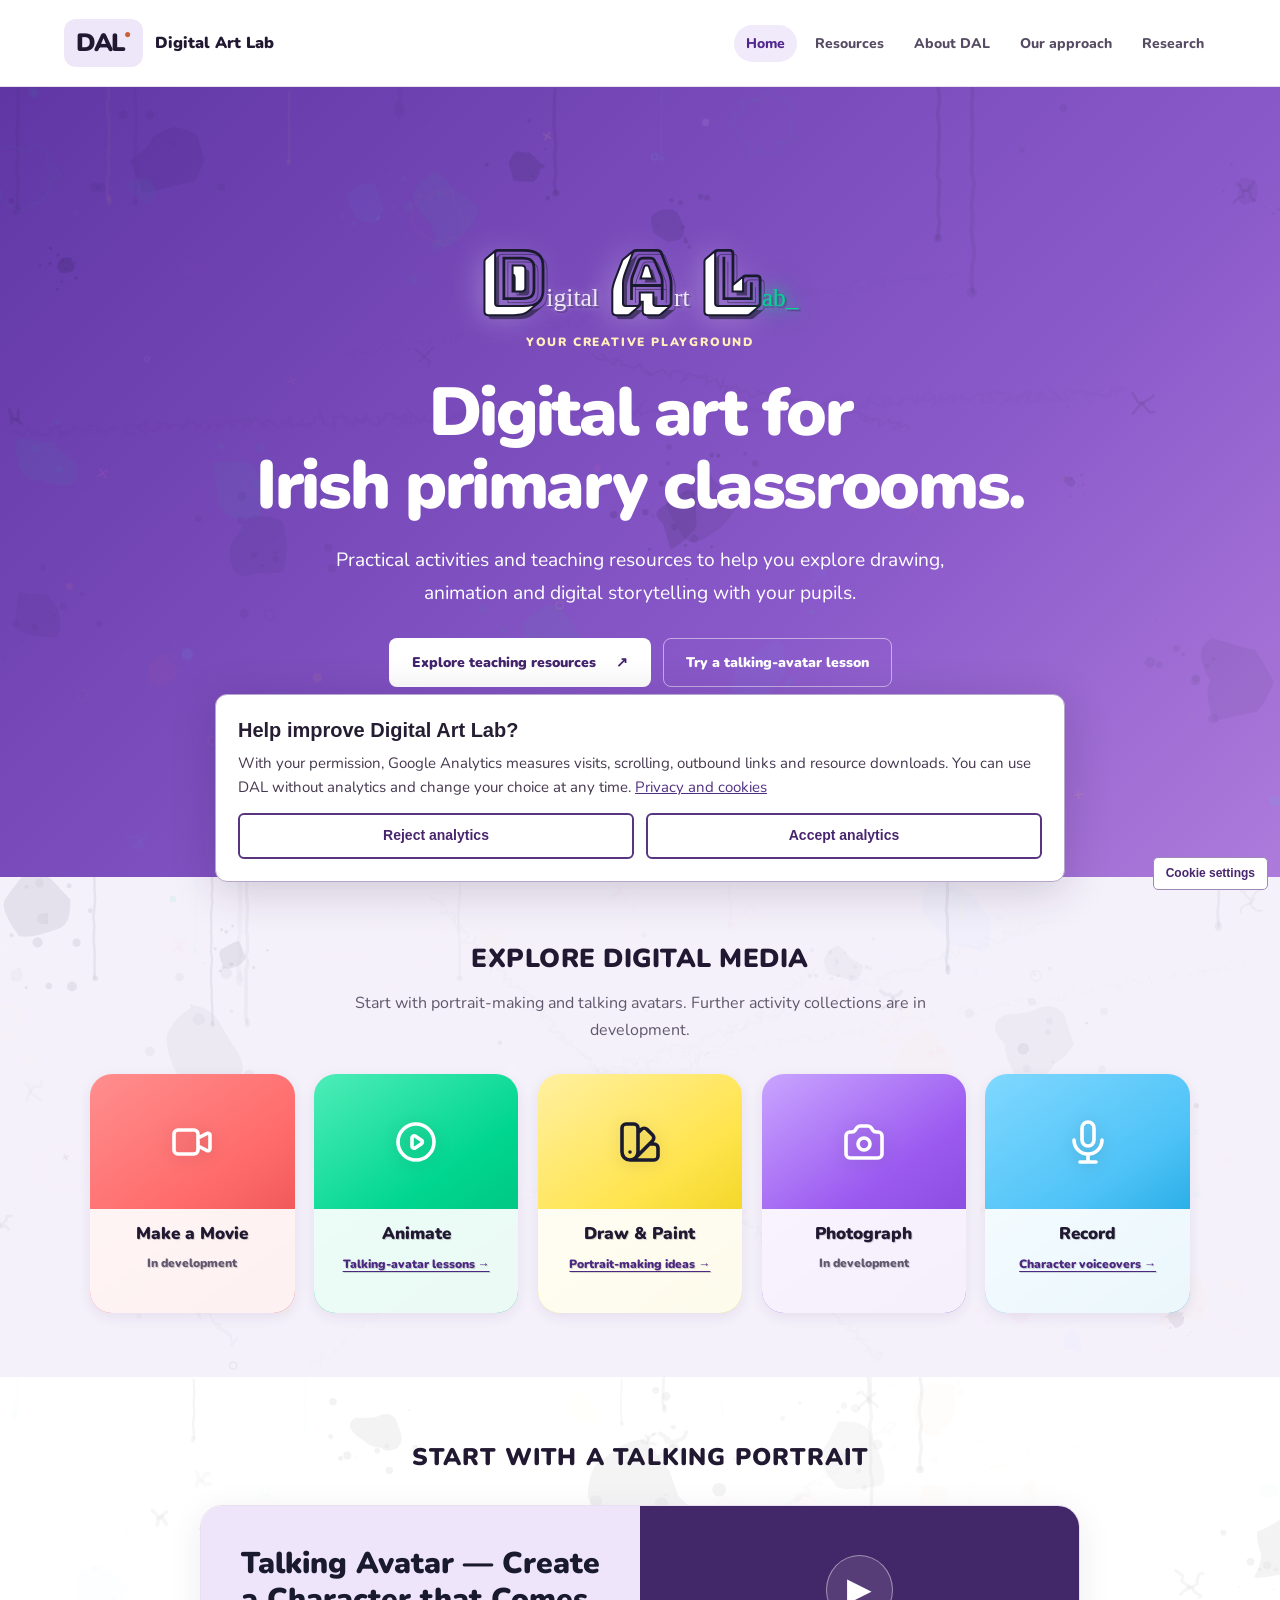
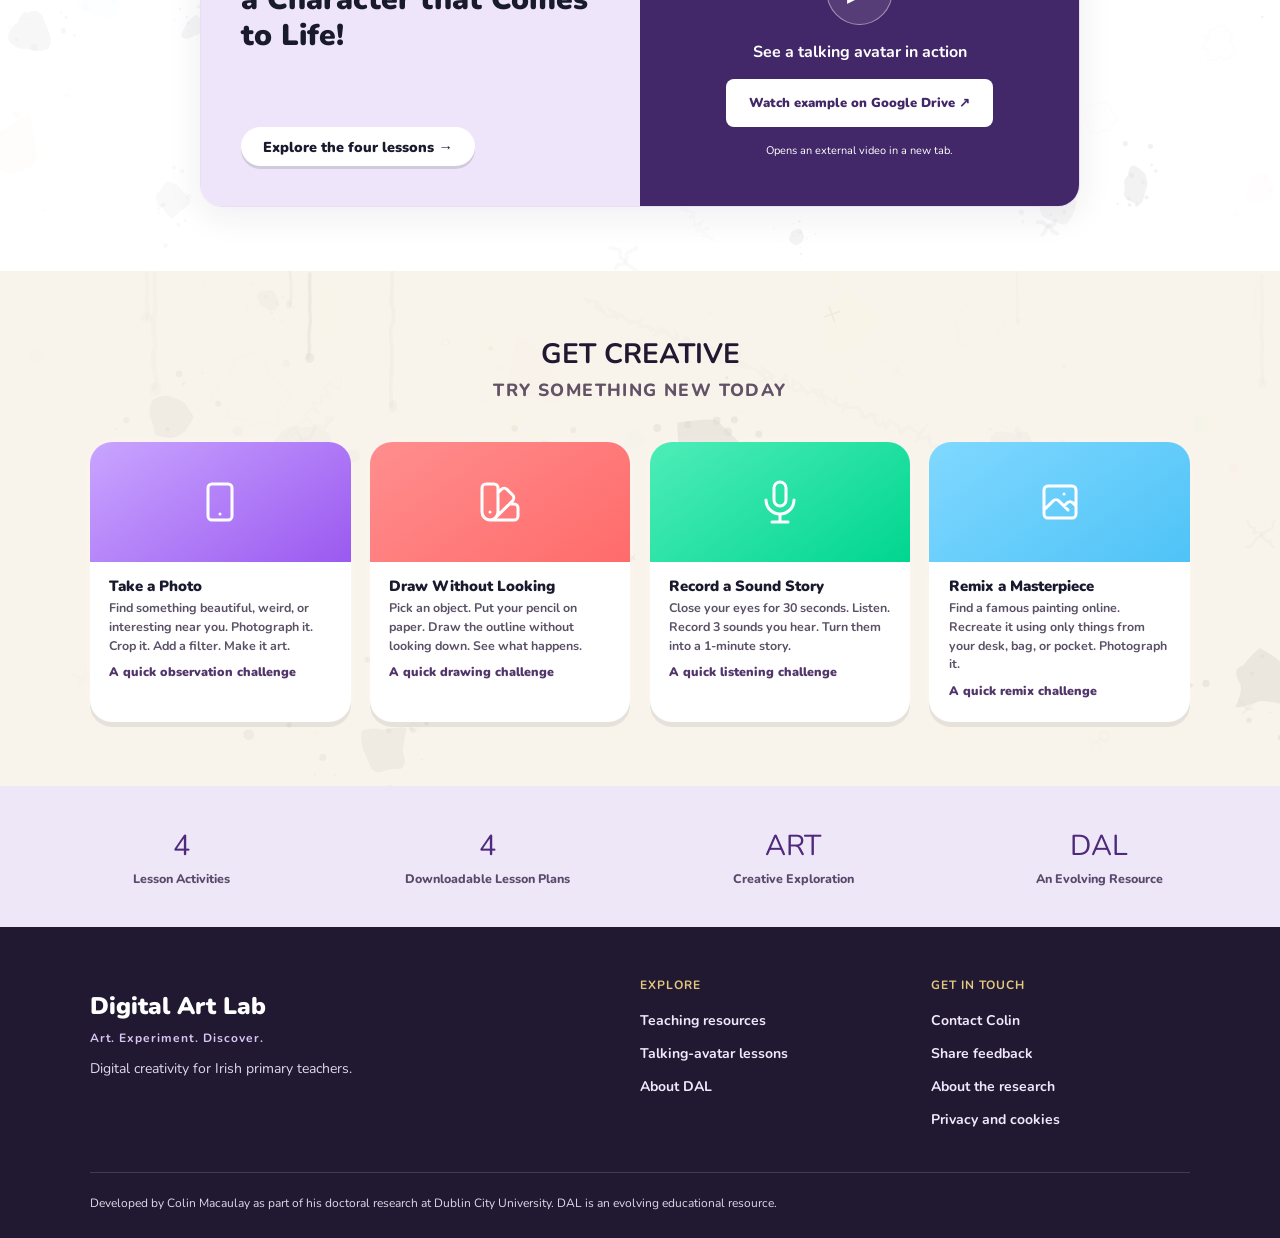
<file: index.html>
<!DOCTYPE html>
<html lang="en">
<head>
<meta charset="UTF-8">
<meta name="viewport" content="width=device-width, initial-scale=1.0">
<title>Digital Art Resources for Irish Primary Teachers | Digital Art Lab</title>
<link href="https://fonts.googleapis.com/css2?family=Nunito:wght@600;700;800;900&family=Bungee+Shade&family=Permanent+Marker&display=swap" rel="stylesheet">
<style>
:root{--coral:#FF6B6B;--green:#00D68F;--yellow:#FFE44D;--purple:#9B59F0;--blue:#4FC3F7;--orange:#FF9F43;--pink:#FF6EB4;--navy:#1A1A2E;--white:#fff}
*{box-sizing:border-box;margin:0;padding:0}
html{scroll-behavior:smooth}
/* ONE FONT for everything: Nunito */
body{font-family:'Nunito',sans-serif;background:#F8F6FF;color:var(--navy);overflow-x:hidden}
a{text-decoration:none;color:inherit}
h1,h2,h3,h4,h5,h6,p,span,div,li,a,button{font-family:'Nunito',sans-serif}

.sidebar{position:fixed;left:0;top:0;bottom:0;width:78px;background:var(--white);z-index:200;display:flex;flex-direction:column;align-items:center;padding:1rem 0;box-shadow:4px 0 15px rgba(0,0,0,.05)}
.sidebar::after{content:'';position:absolute;right:0;top:0;bottom:0;width:5px;background:linear-gradient(180deg,#e0d0ff,#c9a5ff,#9B59F0)}
.sl{font-size:.6rem;font-weight:900;text-align:center;color:var(--navy);margin-bottom:1rem}
.sn{display:flex;flex-direction:column;align-items:center;gap:.5rem;list-style:none;flex:1}
.sn a{width:48px;height:48px;border-radius:14px;display:flex;align-items:center;justify-content:center;transition:all .2s;position:relative;color:var(--white)}
.sn a:hover{transform:scale(1.1);background:#e8e4f0}
.sn a svg{width:22px;height:22px;fill:none;stroke:currentColor;stroke-width:2.2;stroke-linecap:round;stroke-linejoin:round}
.sn a .t{position:absolute;left:60px;background:var(--navy);color:var(--white);padding:.25rem .6rem;border-radius:6px;font-size:.65rem;font-weight:800;white-space:nowrap;opacity:0;pointer-events:none;transition:all .15s;transform:translateX(-4px);z-index:999}
.sn a:hover .t{opacity:1;transform:translateX(0)}
.s-home{background:#f0eef5;color:var(--navy)!important}.s-about{background:#f0eef5;color:var(--coral)!important}.s-approach{background:#f0eef5;color:var(--green)!important}.s-resources{background:#f0eef5;color:var(--orange)!important}.s-research{background:#f0eef5;color:var(--blue)!important}
.main{margin-left:78px}

.hero{position:relative;min-height:88vh;display:flex;flex-direction:column;align-items:center;justify-content:center;text-align:center;overflow:hidden;background:linear-gradient(160deg,#B06AFF,#9B59F0 35%,#C9A5FF 75%,#E0D0FF);padding:2rem}
.hero canvas{position:absolute;inset:0;width:100%;height:100%;pointer-events:none}
#hb{z-index:0}#ha{z-index:1}
.hc{position:relative;z-index:2;display:flex;flex-direction:column;align-items:center;width:100%}

/* ONLY the DAL title uses special fonts */
.dal-title{display:flex;align-items:baseline;justify-content:center;flex-wrap:wrap;gap:.05em;margin-bottom:3rem}
.dal-title .big{font-family:'Bungee Shade',cursive;font-size:clamp(4rem,11vw,9rem);color:var(--white);-webkit-text-stroke:2px var(--navy);text-shadow:4px 4px 0 rgba(26,26,46,.6),0 0 30px rgba(255,255,255,.5);line-height:.85}
.dal-title .sm{font-family:'Permanent Marker',cursive;font-size:clamp(1.3rem,3.2vw,2.5rem);color:rgba(255,255,255,.85);text-shadow:0 0 10px rgba(255,255,255,.4),2px 2px 0 rgba(26,26,46,.3);line-height:.85;margin-right:.4em}
.dal-title .smg{font-family:'Permanent Marker',cursive;font-size:clamp(1.3rem,3.2vw,2.5rem);color:var(--green);text-shadow:0 0 15px #00D68F,0 0 30px #00D68Faa,2px 2px 0 rgba(26,26,46,.3);line-height:.85}
.w1{animation:flk1 3s ease-in-out infinite}.w2{animation:flk2 4s ease-in-out infinite .5s}.w3{animation:flk3 3.5s ease-in-out infinite 1s}
@keyframes flk1{0%,18%,22%,100%{opacity:1}20%{opacity:.55}}
@keyframes flk2{0%,45%,48%,52%,55%,100%{opacity:1}46%,53%{opacity:.45}}
@keyframes flk3{0%,70%,73%,100%{opacity:1}71%{opacity:.35}}

/* Everything else = Nunito bold/heavy */
.hero-tagline{font-size:clamp(1.1rem,2.5vw,1.7rem);font-weight:900;color:var(--white);text-shadow:0 0 15px rgba(255,255,255,.5),2px 2px 0 rgba(0,0,0,.2);animation:fu .8s .3s ease both;opacity:0;letter-spacing:.03em}
@keyframes fu{from{opacity:0;transform:translateY(20px)}to{opacity:1;transform:translateY(0)}}
.mini-crown{width:50px;height:38px;margin:0 auto .5rem;opacity:.5}

.cs{background:linear-gradient(160deg,#00E89F,#00D68F,#00B876);padding:4rem 2.5rem;text-align:center;position:relative;overflow:hidden}
.cs canvas{position:absolute;inset:0;width:100%;height:100%;pointer-events:none}
#cb{z-index:0}#ca{z-index:1}
.cs h2{font-size:clamp(1.4rem,3vw,2.2rem);font-weight:900;color:var(--white);margin-bottom:2.5rem;text-shadow:2px 2px 0 rgba(0,0,0,.1);position:relative;z-index:2;letter-spacing:.02em}
.cg{display:grid;grid-template-columns:repeat(5,1fr);gap:1.2rem;max-width:1100px;margin:0 auto;position:relative;z-index:2}
.gc{border-radius:22px;overflow:hidden;transition:all .3s cubic-bezier(.34,1.56,.64,1);cursor:pointer;display:block;animation:tg 3s ease-in-out infinite}
.gc:hover{transform:translateY(-12px) rotate(-2deg) scale(1.05)}
.gv{aspect-ratio:1;display:flex;align-items:center;justify-content:center}
.gv svg{width:48px;height:48px;fill:none;stroke:currentColor;stroke-width:1.8;stroke-linecap:round;stroke-linejoin:round;z-index:1;transition:transform .3s;filter:drop-shadow(0 2px 8px rgba(0,0,0,.15));color:var(--white)}
.gc:hover .gv svg{transform:scale(1.2) rotate(8deg)}
.gl{padding:.8rem;font-size:.95rem;font-weight:900;color:var(--white);text-shadow:1px 1px 0 rgba(0,0,0,.15);background:rgba(0,0,0,.1)}
@keyframes tg{0%,100%{filter:brightness(1)}50%{filter:brightness(1.06)}}
.gc:nth-child(2){animation-delay:.5s}.gc:nth-child(3){animation-delay:1s}.gc:nth-child(4){animation-delay:1.5s}.gc:nth-child(5){animation-delay:2s}
.g1{box-shadow:0 5px 0 #d44,0 0 22px #FF6B6B55;background:linear-gradient(145deg,#FF8E8E,#FF6B6B,#E04545)}.g1:hover{box-shadow:0 12px 0 #d4488,0 0 45px #FF6B6B99}
.g2{box-shadow:0 5px 0 #096,0 0 22px #00D68F55;background:linear-gradient(145deg,#4EEDB8,#00D68F,#00B876)}.g2:hover{box-shadow:0 12px 0 #09688,0 0 45px #00D68F99}
.g3{box-shadow:0 5px 0 #ca0,0 0 22px #FFE44D55;background:linear-gradient(145deg,#FFF0A0,#FFE44D,#E6C800);color:var(--navy)}.g3:hover{box-shadow:0 12px 0 #ca088,0 0 45px #FFE44D99}.g3 .gv svg{color:var(--navy)}.g3 .gl{color:var(--navy)}
.g4{box-shadow:0 5px 0 #63c,0 0 22px #9B59F055;background:linear-gradient(145deg,#C9A5FF,#9B59F0,#7B3FD0)}.g4:hover{box-shadow:0 12px 0 #63c88,0 0 45px #9B59F099}
.g5{box-shadow:0 5px 0 #08b,0 0 22px #4FC3F755;background:linear-gradient(145deg,#80D8FF,#4FC3F7,#0097D4)}.g5:hover{box-shadow:0 12px 0 #08b88,0 0 45px #4FC3F799}

.ft{background:linear-gradient(160deg,#C9A5FF,#9B59F0);padding:4rem 2.5rem;text-align:center;position:relative;overflow:hidden}
.ft canvas{position:absolute;inset:0;width:100%;height:100%;pointer-events:none;z-index:0}
.ft h2{font-size:clamp(1.2rem,2.5vw,1.8rem);font-weight:900;color:var(--white);letter-spacing:.05em;margin-bottom:2rem;text-shadow:0 0 15px rgba(255,255,255,.3);position:relative;z-index:2}
.fc{max-width:880px;margin:0 auto;display:grid;grid-template-columns:1fr 1fr;border-radius:22px;overflow:hidden;box-shadow:0 8px 0 rgba(0,0,0,.08),0 0 30px rgba(255,255,255,.12);position:relative;z-index:2}
.f1{background:linear-gradient(145deg,#4EEDB8,#00D68F);padding:2.5rem;display:flex;flex-direction:column;justify-content:space-between;text-align:left;gap:1.5rem}
.f1 h3{font-size:1.5rem;font-weight:900;color:var(--navy);line-height:1.2}
.f2{background:linear-gradient(145deg,#80D8FF,#4FC3F7);display:flex;align-items:center;justify-content:center;min-height:220px}
.f2 svg{width:80px;height:80px;fill:none;stroke:white;stroke-width:1.5;stroke-linecap:round;animation:ef 3s ease-in-out infinite}
@keyframes ef{0%,100%{transform:translateY(0) rotate(0)}50%{transform:translateY(-12px) rotate(3deg)}}
.hago{display:inline-flex;align-items:center;gap:.5rem;padding:.6rem 1.4rem;background:var(--white);color:var(--navy);border-radius:50px;font-size:.9rem;font-weight:900;box-shadow:0 3px 0 rgba(0,0,0,.12);transition:all .2s;border:none;cursor:pointer;width:fit-content}
.hago:hover{transform:translateY(-2px)}

.ls{background:linear-gradient(160deg,var(--orange),#FFB97A,#FFD4A0);padding:4rem 2.5rem;text-align:center;position:relative;overflow:hidden}
.ls canvas{position:absolute;inset:0;width:100%;height:100%;pointer-events:none}
#lb{z-index:0}#la{z-index:1}
.ls h2{font-family:'Bungee Shade',cursive;font-size:clamp(1.8rem,4.5vw,3.2rem);color:var(--white);text-shadow:0 0 15px rgba(255,255,255,.4),3px 3px 0 #E08830;margin-bottom:.3rem;position:relative;z-index:2}
.ls p.sub{font-size:clamp(.85rem,1.5vw,1.1rem);font-weight:800;color:rgba(255,255,255,.85);letter-spacing:.08em;margin-bottom:2.5rem;position:relative;z-index:2}
.lg{display:grid;grid-template-columns:repeat(4,1fr);gap:1.2rem;max-width:1100px;margin:0 auto;position:relative;z-index:2}
.lc{background:var(--white);border-radius:22px;overflow:hidden;transition:all .3s cubic-bezier(.34,1.56,.64,1);cursor:pointer;display:block;box-shadow:0 5px 0 rgba(0,0,0,.08),0 0 20px rgba(255,255,255,.15)}
.lc:hover{transform:translateY(-10px) scale(1.03);box-shadow:0 12px 0 rgba(0,0,0,.06),0 0 35px rgba(255,255,255,.25)}
.lt{height:120px;display:flex;align-items:center;justify-content:center}
.lt svg{width:48px;height:48px;fill:none;stroke:white;stroke-width:1.5;stroke-linecap:round;stroke-linejoin:round;transition:transform .3s}
.lc:hover .lt svg{transform:scale(1.15) rotate(-6deg)}
.lc:nth-child(1) .lt{background:linear-gradient(145deg,#4EEDB8,var(--green))}.lc:nth-child(2) .lt{background:linear-gradient(145deg,#FF8E8E,var(--coral))}.lc:nth-child(3) .lt{background:linear-gradient(145deg,#80D8FF,var(--blue))}.lc:nth-child(4) .lt{background:linear-gradient(145deg,#C9A5FF,var(--purple))}
.lbd{padding:1rem 1.2rem 1.3rem;text-align:left}
.la{display:inline-block;padding:.2rem .7rem;border-radius:50px;font-size:.65rem;font-weight:900;background:var(--yellow);color:var(--navy);margin-bottom:.4rem}
.lbd h4{font-size:.93rem;font-weight:900;color:var(--navy);margin-bottom:.2rem;line-height:1.2}
.lbd p{font-size:.78rem;line-height:1.5;color:#6B7B9E;font-weight:700}
.lbd span{display:inline-block;margin-top:.5rem;font-weight:900;font-size:.78rem;color:var(--coral)}

.sb{background:linear-gradient(160deg,#FFD4A0,var(--orange),#FF8E5A);padding:2.5rem;display:grid;grid-template-columns:repeat(4,1fr);gap:1.5rem;text-align:center}
.sb div span:first-child{font-family:'Bungee Shade',cursive;font-size:1.8rem;color:var(--white);text-shadow:2px 2px 0 rgba(0,0,0,.12),0 0 15px rgba(255,255,255,.3);display:block}
.sb div span:last-child{font-size:.78rem;color:rgba(255,255,255,.85);font-weight:800;margin-top:.3rem;display:block}

footer{background:linear-gradient(160deg,#C9A5FF,#9B59F0,#7B3FD0);color:var(--white);padding:3rem 2.5rem 1.2rem;position:relative;overflow:hidden}
footer canvas{position:absolute;inset:0;width:100%;height:100%;pointer-events:none;z-index:0}
.fg{display:grid;grid-template-columns:2fr 1fr 1fr;gap:3rem;max-width:1100px;margin:0 auto 1.5rem;position:relative;z-index:1}
.fg h4{font-weight:900;color:var(--yellow);margin-bottom:.7rem;font-size:.95rem}
.fg ul{list-style:none}.fg li{margin-bottom:.4rem}.fg a{font-size:.82rem;color:rgba(255,255,255,.6);font-weight:700;transition:color .2s}.fg a:hover{color:var(--yellow)}
.fb{border-top:1px solid rgba(255,255,255,.15);padding-top:.8rem;display:flex;justify-content:space-between;flex-wrap:wrap;gap:.5rem;max-width:1100px;margin:0 auto;font-size:.72rem;color:rgba(255,255,255,.4);font-weight:700;position:relative;z-index:1}.fb a{color:var(--yellow)}

@media(max-width:900px){.sidebar{width:56px}.sn a{width:38px;height:38px}.main{margin-left:56px}.cg{grid-template-columns:repeat(3,1fr)}.lg{grid-template-columns:1fr 1fr}.fc{grid-template-columns:1fr}.sb{grid-template-columns:1fr 1fr}.fg{grid-template-columns:1fr}.dal-title .big{font-size:clamp(3rem,9vw,6rem)}}
@media(max-width:600px){.sidebar{display:none}.main{margin-left:0}.cg{grid-template-columns:1fr 1fr}.lg{grid-template-columns:1fr}}
</style>
<meta name="description" content="Explore digital art and media activities for Irish primary classrooms, with talking-avatar lessons, teaching guidance and downloadable plans.">
<link rel="canonical" href="https://www.digitalartlab.ie/">
<meta property="og:type" content="website"><meta property="og:site_name" content="Digital Art Lab">
<meta property="og:title" content="Digital Art Resources for Irish Primary Teachers | Digital Art Lab"><meta property="og:description" content="Explore digital art and media activities for Irish primary classrooms, with talking-avatar lessons, teaching guidance and downloadable plans."><meta property="og:url" content="https://www.digitalartlab.ie/">
<link rel="icon" href="favicon.svg" type="image/svg+xml"><link rel="stylesheet" href="dal.css">
<script src="dal.js" defer></script>
<script src="analytics-consent.js" defer></script>
</head>
<body>
<a class="skip-link" href="#content">Skip to content</a><header class="dal-header"><a class="dal-brand" href="index.html" aria-label="Digital Art Lab home"><span class="brand-mark">DAL<span>●</span></span><span class="brand-name">Digital Art Lab</span></a><nav aria-label="Main navigation"><a href="index.html" aria-current="page">Home</a><a href="resources.html">Resources</a><a href="about.html">About DAL</a><a href="approach.html">Our approach</a><a href="research.html">Research</a></nav></header>
<main class="main" id="content">
<section class="hero"><canvas aria-hidden="true" id="hb"></canvas><canvas aria-hidden="true" id="ha"></canvas>
<div class="hc">
<canvas aria-hidden="true" class="mini-crown" id="mc"></canvas>
<div class="dal-title" aria-hidden="true"><span class="w1"><span class="big">D</span><span class="sm">igital</span></span><span class="w2"><span class="big">A</span><span class="sm">rt</span></span><span class="w3"><span class="big">L</span><span class="smg">ab_</span></span></div>
<p class="hero-eyebrow">YOUR CREATIVE PLAYGROUND</p><h1>Digital art for<br>Irish primary classrooms.</h1><p class="hero-intro">Practical activities and teaching resources to help you explore drawing, animation and digital storytelling with your pupils.</p><div class="hero-actions"><a class="dal-button" href="resources.html">Explore teaching resources <span aria-hidden="true">↗</span></a><a class="dal-button secondary" href="talking-avatar.html">Try a talking-avatar lesson</a></div><p class="hero-footnote">Start with the resources available today. Discover what is taking shape next.</p>
</div></section>
<section class="cs"><canvas aria-hidden="true" id="cb"></canvas><canvas aria-hidden="true" id="ca"></canvas>
<h2>EXPLORE DIGITAL MEDIA</h2><p class="section-intro">Start with portrait-making and talking avatars. Further activity collections are in development.</p>
<div class="cg">
<div class="gc g1" style="cursor:default"><div class="gv"><svg viewBox="0 0 24 24"><path d="M15 10l4.553-2.276A1 1 0 0121 8.618v6.764a1 1 0 01-1.447.894L15 14M5 18h8a2 2 0 002-2V8a2 2 0 00-2-2H5a2 2 0 00-2 2v8a2 2 0 002 2z"/></svg></div><div class="gl">Make a Movie<span class="availability">In development</span></div></div>
<div class="gc g2" style="cursor:default"><div class="gv"><svg viewBox="0 0 24 24"><path d="M14.752 11.168l-3.197-2.132A1 1 0 0010 9.87v4.263a1 1 0 001.555.832l3.197-2.132a1 1 0 000-1.664z"/><path d="M21 12a9 9 0 11-18 0 9 9 0 0118 0z"/></svg></div><div class="gl">Animate<a class="activity-link" href="talking-avatar.html">Talking-avatar lessons →</a></div></div>
<div class="gc g3" style="cursor:default"><div class="gv"><svg viewBox="0 0 24 24" style="color:var(--navy)"><path d="M7 21a4 4 0 01-4-4V5a2 2 0 012-2h4a2 2 0 012 2v12a4 4 0 01-4 4zm0 0h12a2 2 0 002-2v-4a2 2 0 00-2-2h-2.343M11 7.343l1.657-1.657a2 2 0 012.828 0l2.829 2.829a2 2 0 010 2.828l-8.486 8.485M7 17h.01"/></svg></div><div class="gl">Draw &amp; Paint<a class="activity-link" href="talking-avatar.html">Portrait-making ideas →</a></div></div>
<div class="gc g4" style="cursor:default"><div class="gv"><svg viewBox="0 0 24 24"><path d="M3 9a2 2 0 012-2h.93a2 2 0 001.664-.89l.812-1.22A2 2 0 0110.07 4h3.86a2 2 0 011.664.89l.812 1.22A2 2 0 0018.07 7H19a2 2 0 012 2v9a2 2 0 01-2 2H5a2 2 0 01-2-2V9z"/><path d="M15 13a3 3 0 11-6 0 3 3 0 016 0z"/></svg></div><div class="gl">Photograph<span class="availability">In development</span></div></div>
<div class="gc g5" style="cursor:default"><div class="gv"><svg viewBox="0 0 24 24"><path d="M19 11a7 7 0 01-7 7m0 0a7 7 0 01-7-7m7 7v4m0 0H8m4 0h4m-4-8a3 3 0 01-3-3V5a3 3 0 116 0v6a3 3 0 01-3 3z"/></svg></div><div class="gl">Record<a class="activity-link" href="talking-avatar.html">Character voiceovers →</a></div></div>
</div></section>
<section class="ft"><canvas aria-hidden="true" id="fb2"></canvas>
<h2>START WITH A TALKING PORTRAIT</h2>
<div class="fc"><div class="f1"><h3>Talking Avatar — Create a Character that Comes to Life!</h3><a href="talking-avatar.html" class="hago">Explore the four lessons →</a></div><div class="f2" style="padding:0;overflow:hidden"><div class="video-preview"><span class="video-symbol" aria-hidden="true">▶</span><strong>See a talking avatar in action</strong><a class="dal-button" href="https://drive.google.com/file/d/1I0t1kUQLYhKhEZhxmy10Bv6Wwhwd8jio/view" target="_blank" rel="noopener">Watch example on Google Drive ↗</a><small>Opens an external video in a new tab.</small></div></div></div></section>
<section class="ls"><canvas aria-hidden="true" id="lb"></canvas><canvas aria-hidden="true" id="la"></canvas>
<h2>GET CREATIVE</h2><p class="sub">TRY SOMETHING NEW TODAY</p>
<div class="lg">
<div class="lc" style="cursor:default"><div class="lt" style="background:linear-gradient(145deg,#C9A5FF,var(--purple))"><svg viewBox="0 0 24 24" style="width:48px;height:48px;fill:none;stroke:white;stroke-width:1.5;stroke-linecap:round"><path d="M12 18h.01M8 21h8a2 2 0 002-2V5a2 2 0 00-2-2H8a2 2 0 00-2 2v14a2 2 0 002 2z"/></svg></div><div class="lbd"><h4>Take a Photo</h4><p>Find something beautiful, weird, or interesting near you. Photograph it. Crop it. Add a filter. Make it art.</p><span style="color:var(--purple)">A quick observation challenge</span></div></div>
<div class="lc" style="cursor:default"><div class="lt" style="background:linear-gradient(145deg,#FF8E8E,var(--coral))"><svg viewBox="0 0 24 24" style="width:48px;height:48px;fill:none;stroke:white;stroke-width:1.5;stroke-linecap:round"><path d="M7 21a4 4 0 01-4-4V5a2 2 0 012-2h4a2 2 0 012 2v12a4 4 0 01-4 4zm0 0h12a2 2 0 002-2v-4a2 2 0 00-2-2h-2.343M11 7.343l1.657-1.657a2 2 0 012.828 0l2.829 2.829a2 2 0 010 2.828l-8.486 8.485M7 17h.01"/></svg></div><div class="lbd"><h4>Draw Without Looking</h4><p>Pick an object. Put your pencil on paper. Draw the outline without looking down. See what happens.</p><span style="color:var(--coral)">A quick drawing challenge</span></div></div>
<div class="lc" style="cursor:default"><div class="lt" style="background:linear-gradient(145deg,#4EEDB8,var(--green))"><svg viewBox="0 0 24 24" style="width:48px;height:48px;fill:none;stroke:white;stroke-width:1.5;stroke-linecap:round"><path d="M19 11a7 7 0 01-7 7m0 0a7 7 0 01-7-7m7 7v4m0 0H8m4 0h4m-4-8a3 3 0 01-3-3V5a3 3 0 116 0v6a3 3 0 01-3 3z"/></svg></div><div class="lbd"><h4>Record a Sound Story</h4><p>Close your eyes for 30 seconds. Listen. Record 3 sounds you hear. Turn them into a 1-minute story.</p><span style="color:var(--green)">A quick listening challenge</span></div></div>
<div class="lc" style="cursor:default"><div class="lt" style="background:linear-gradient(145deg,#80D8FF,var(--blue))"><svg viewBox="0 0 24 24" style="width:48px;height:48px;fill:none;stroke:white;stroke-width:1.5;stroke-linecap:round"><path d="M4 16l4.586-4.586a2 2 0 012.828 0L16 16m-2-2l1.586-1.586a2 2 0 012.828 0L20 14m-6-6h.01M6 20h12a2 2 0 002-2V6a2 2 0 00-2-2H6a2 2 0 00-2 2v12a2 2 0 002 2z"/></svg></div><div class="lbd"><h4>Remix a Masterpiece</h4><p>Find a famous painting online. Recreate it using only things from your desk, bag, or pocket. Photograph it.</p><span style="color:var(--blue)">A quick remix challenge</span></div></div>
</div></section>
<div class="sb"><div><span>4</span><span>Lesson Activities</span></div><div><span>4</span><span>Downloadable Lesson Plans</span></div><div><span>ART</span><span>Creative Exploration</span></div><div><span>DAL</span><span>An Evolving Resource</span></div></div>
<footer class="dal-footer"><div><a class="footer-brand" href="index.html">Digital Art Lab<span>Art. Experiment. Discover.</span></a><p>Digital creativity for Irish primary teachers.</p></div><div><strong>Explore</strong><a href="resources.html">Teaching resources</a><a href="talking-avatar.html">Talking-avatar lessons</a><a href="about.html">About DAL</a></div><div><strong>Get in touch</strong><a href="mailto:colin.macaulay@dcu.ie">Contact Colin</a><a href="mailto:colin.macaulay@dcu.ie?subject=Digital%20Art%20Lab%20feedback">Share feedback</a><a href="research.html">About the research</a><a href="privacy.html">Privacy and cookies</a></div><p class="footer-note">Developed by Colin Macaulay as part of his doctoral research at Dublin City University. DAL is an evolving educational resource.</p></footer>
</main>
<script>
const r=(a,b)=>Math.random()*(b-a)+a,p=a=>a[Math.floor(Math.random()*a.length)];
// Splatter with spray
function sp(c,x,y,cl,sz){c.fillStyle=cl;const n=Math.floor(r(5,9));c.beginPath();for(let i=0;i<n;i++){const a=i/n*Math.PI*2,R=sz*(.5+r(0,.6)),px=x+Math.cos(a)*R,py=y+Math.sin(a)*R;i===0?c.moveTo(px,py):c.quadraticCurveTo(x+Math.cos(a-.3)*R*r(.8,1.4),y+Math.sin(a-.3)*R*r(.8,1.4),px,py);}c.closePath();c.fill();for(let i=0;i<r(8,20);i++){const a=r(0,Math.PI*2),d=r(sz*.3,sz*2.2),dr=r(.5,sz*.13);c.beginPath();c.arc(x+Math.cos(a)*d,y+Math.sin(a)*d,dr,0,Math.PI*2);c.fill();}}
// Drip
function drip(c,x,sy,cl,ln,w){c.strokeStyle=cl;c.fillStyle=cl;c.lineWidth=w;c.lineCap='round';c.beginPath();c.moveTo(x,sy);let cy=sy;while(cy<sy+ln){cy+=r(5,15);c.lineTo(x+r(-w*.4,w*.4),cy);}c.stroke();c.beginPath();c.ellipse(x+r(-1,1),cy,w*r(.7,1.4),w*r(1,1.8),0,0,Math.PI*2);c.fill();}
// Wobbly circle
function wc(c,x,y,R,cl,lw){c.strokeStyle=cl;c.lineWidth=lw;c.beginPath();const n=Math.floor(r(18,30));for(let i=0;i<=n;i++){const a=i/n*Math.PI*2,rr=R+r(-R*.25,R*.25);i===0?c.moveTo(x+Math.cos(a)*rr,y+Math.sin(a)*rr):c.lineTo(x+Math.cos(a)*rr,y+Math.sin(a)*rr);}c.closePath();c.stroke();}
// Sketchy X
function sx(c,x,y,s,cl){c.strokeStyle=cl;c.lineWidth=r(2,4);c.lineCap='round';const j=3;let st=Math.max(4,s/1.5);c.beginPath();c.moveTo(x-s+r(-j,j),y-s+r(-j,j));for(let i=1;i<=st;i++){const t=i/st;c.lineTo(x-s+2*s*t+r(-j,j),y-s+2*s*t+r(-j,j));}c.stroke();c.beginPath();c.moveTo(x+s+r(-j,j),y-s+r(-j,j));for(let i=1;i<=st;i++){const t=i/st;c.lineTo(x+s-2*s*t+r(-j,j),y-s+2*s*t+r(-j,j));}c.stroke();}

// PAINT SECTION — with LOTS of black
function ps(id){
  const cv=document.getElementById(id);if(!cv)return;
  const sc=cv.parentElement;cv.width=sc.offsetWidth;cv.height=sc.offsetHeight;
  const c=cv.getContext('2d'),W=cv.width,H=cv.height;
  const colorful=['#FFE44D','#FF6B6B','#00D68F','#FF6EB4','#FF9F43','#4FC3F7','#fff'];
  // Coloured splatters
  for(let i=0;i<r(6,12);i++)sp(c,r(0,W),r(0,H),p(colorful)+'25',r(6,40));
  // BLACK splatters — bigger, more opaque, more of them
  for(let i=0;i<r(8,18);i++)sp(c,r(0,W),r(0,H),'rgba(26,26,46,'+r(.15,.5)+')',r(8,55));
  // BLACK drips from top
  for(let i=0;i<r(4,10);i++)drip(c,r(0,W),r(-10,5),'rgba(26,26,46,'+r(.12,.4)+')',r(20,H*.3),r(2,5));
  // Coloured drips
  for(let i=0;i<r(2,5);i++)drip(c,r(0,W),r(-5,5),p(colorful)+'22',r(15,H*.15),r(2,3.5));
  // Wobbly circles
  for(let i=0;i<r(2,5);i++)wc(c,r(0,W),r(0,H),r(10,35),p(colorful)+'22',r(1.5,3));
  // Black X marks
  for(let i=0;i<r(3,8);i++)sx(c,r(0,W),r(0,H),r(5,14),'rgba(26,26,46,'+r(.1,.35)+')');
  // Coloured X marks
  for(let i=0;i<r(2,4);i++)sx(c,r(0,W),r(0,H),r(4,10),p(colorful)+'20');
  // Scratchy lines
  for(let i=0;i<r(2,5);i++){c.strokeStyle='rgba(26,26,46,'+r(.05,.15)+')';c.lineWidth=r(1,3);c.lineCap='round';const x1=r(0,W),y1=r(0,H),x2=r(0,W),y2=r(0,H);const s=Math.max(6,Math.hypot(x2-x1,y2-y1)/3);c.beginPath();c.moveTo(x1,y1);for(let j=1;j<=s;j++){const t=j/s;c.lineTo(x1+(x2-x1)*t+r(-6,6),y1+(y2-y1)*t+r(-6,6));}c.stroke();}
}

// Mini crown
function paintMiniCrown(){const cv=document.getElementById('mc');if(!cv)return;cv.width=50;cv.height=38;const c=cv.getContext('2d');function bs(x1,y1,x2,y2,col,w){const len=Math.hypot(x2-x1,y2-y1);const steps=Math.max(8,len/2);for(let i=0;i<steps;i++){const t=i/steps;if(Math.random()<.12)continue;c.globalAlpha=r(.3,.7);c.fillStyle=col;c.beginPath();c.ellipse(x1+(x2-x1)*t+r(-3,3),y1+(y2-y1)*t+r(-3,3),w*r(.3,1),w*r(.2,.6),r(0,Math.PI),0,Math.PI*2);c.fill();}c.globalAlpha=1;}[[5,35,12,8],[12,8,18,22],[18,22,25,3],[25,3,32,22],[32,22,38,8],[38,8,45,35],[5,35,45,35]].forEach(s=>bs(s[0],s[1],s[2],s[3],'rgba(255,255,255,.6)',r(2,3.5)));}

// Animated particles
const PC=['#FFE44D','#FF6B6B','#00D68F','#FF6EB4','#FF9F43','#4FC3F7','#fff','#1A1A2E','#1A1A2E'];
class Pt{constructor(W,H){this.rs(W,H);this.y=r(0,H);}rs(W,H){this.x=r(0,W);this.y=H+r(10,50);this.R=r(2,7);this.vx=r(-.3,.3);this.vy=r(-.7,-.12);this.c=p(PC);this.a=r(.08,.4);this.pu=r(.02,.05);this.ph=r(0,Math.PI*2);this.ro=r(0,Math.PI*2);this.rv=r(-.02,.02);this.sh=Math.floor(r(0,4));}u(W,H){this.x+=this.vx;this.y+=this.vy;this.ph+=this.pu;this.ro+=this.rv;this.a=r(.08,.35)+Math.sin(this.ph)*.12;if(this.y<-20||this.x<-20||this.x>W+20)this.rs(W,H);}d(c){c.save();c.translate(this.x,this.y);c.rotate(this.ro);c.globalAlpha=Math.max(0,this.a);if(this.sh===0){c.beginPath();c.arc(0,0,this.R,0,Math.PI*2);c.fillStyle=this.c;c.fill();}else if(this.sh===1){c.strokeStyle=this.c;c.lineWidth=1.5;c.beginPath();c.moveTo(-this.R,-this.R);c.lineTo(this.R,this.R);c.moveTo(this.R,-this.R);c.lineTo(-this.R,this.R);c.stroke();}else if(this.sh===2){c.fillStyle=this.c;c.fillRect(-this.R/2,-this.R/2,this.R,this.R);}else{c.beginPath();c.arc(0,0,this.R,0,Math.PI*2);c.strokeStyle=this.c;c.lineWidth=1.5;c.stroke();}c.restore();}}
function ia(id){if(window.matchMedia('(prefers-reduced-motion: reduce)').matches)return;const cv=document.getElementById(id);if(!cv)return;const sc=cv.parentElement;cv.width=sc.offsetWidth;cv.height=sc.offsetHeight;const c=cv.getContext('2d'),W=cv.width,H=cv.height;const pts=[];for(let i=0;i<40;i++)pts.push(new Pt(W,H));(function lp(){c.clearRect(0,0,W,H);pts.forEach(q=>{q.u(W,H);q.d(c);});requestAnimationFrame(lp);})();}

function init(){ps('hb');paintMiniCrown();ps('cb');ps('fb2');ps('lb');ps('ftBg');ia('ha');ia('ca');ia('la');}
window.addEventListener('load',init);
window.addEventListener('resize',()=>{clearTimeout(window._rt);window._rt=setTimeout(init,250);});
</script>
</body>
</html>
</file>
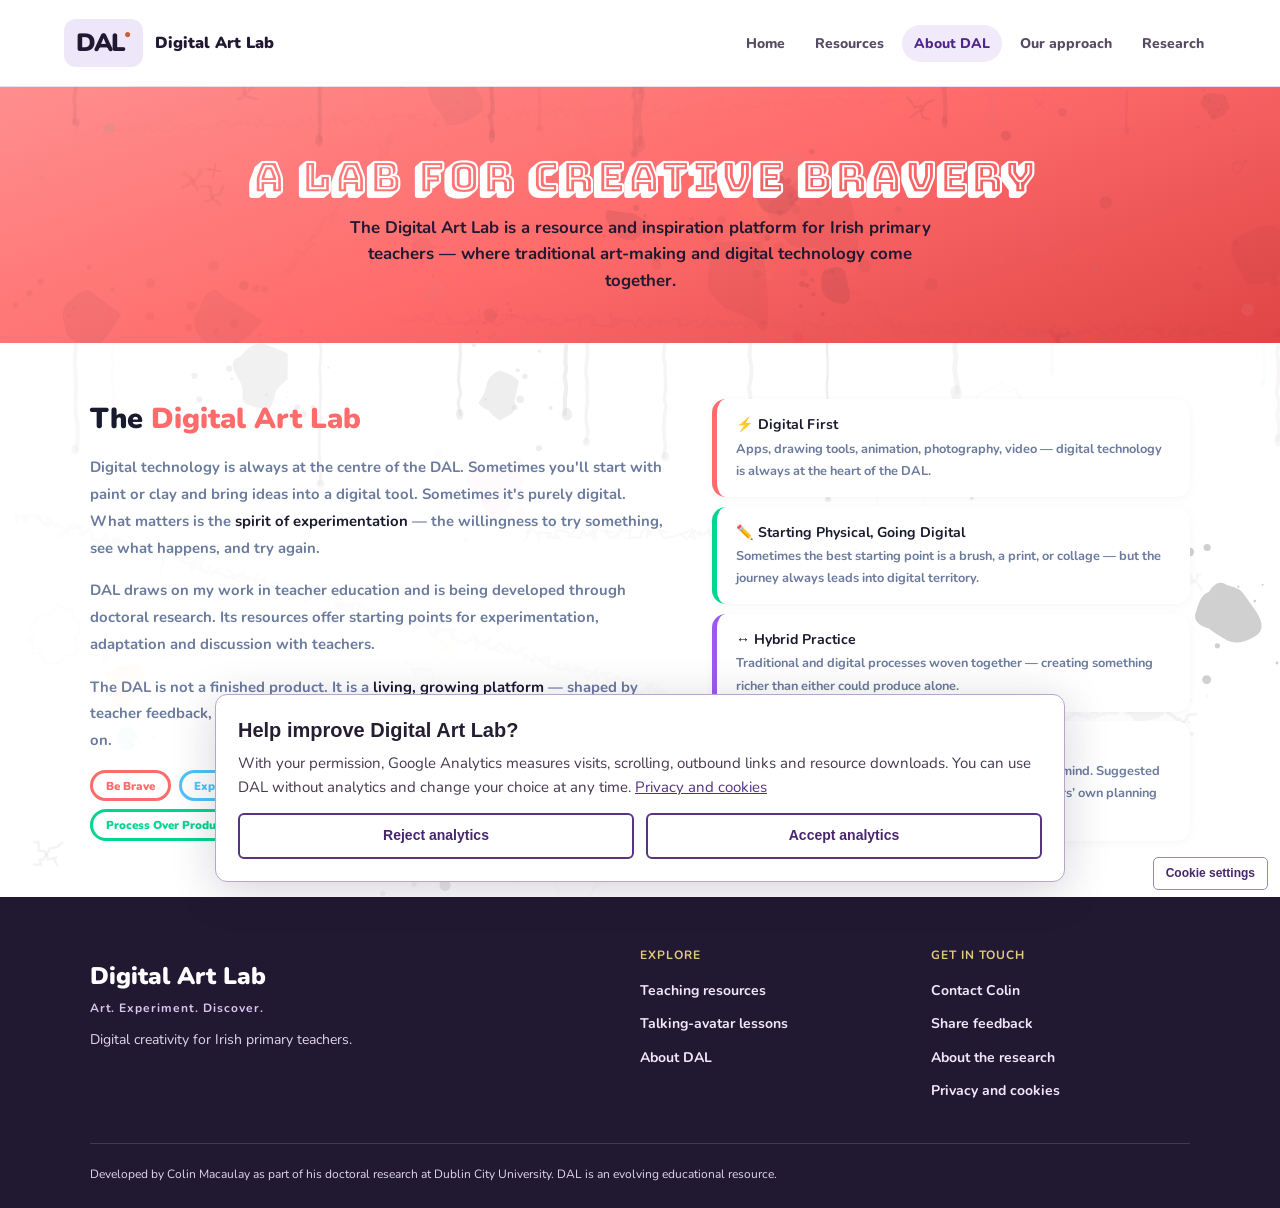
<file: about.html>
<!DOCTYPE html>
<html lang="en"><head><meta charset="UTF-8"><meta name="viewport" content="width=device-width, initial-scale=1.0">
<title>About Digital Art Lab | Digital Creativity in Primary Education</title>
<link href="https://fonts.googleapis.com/css2?family=Nunito:wght@600;700;800;900&family=Bungee+Shade&family=Permanent+Marker&display=swap" rel="stylesheet">
<style>
:root{--coral:#FF6B6B;--green:#00D68F;--yellow:#FFE44D;--purple:#9B59F0;--blue:#4FC3F7;--orange:#FF9F43;--pink:#FF6EB4;--navy:#1A1A2E;--white:#fff}
*{box-sizing:border-box;margin:0;padding:0}html{scroll-behavior:smooth}
body,h1,h2,h3,h4,h5,h6,p,span,div,li,a,button,small,b,strong,em{font-family:'Nunito',sans-serif}
body{background:#F8F6FF;color:var(--navy);overflow-x:hidden}a{text-decoration:none;color:inherit}
.sidebar{position:fixed;left:0;top:0;bottom:0;width:78px;background:var(--white);z-index:200;display:flex;flex-direction:column;align-items:center;padding:1rem 0;box-shadow:4px 0 15px rgba(0,0,0,.05)}
.sidebar::after{content:'';position:absolute;right:0;top:0;bottom:0;width:5px;background:linear-gradient(180deg,#e0d0ff,#c9a5ff,#9B59F0)}
.sl{font-size:.6rem;font-weight:900;text-align:center;color:var(--navy);margin-bottom:1rem}
.sn{display:flex;flex-direction:column;align-items:center;gap:.5rem;list-style:none;flex:1}
.sn a{width:48px;height:48px;border-radius:14px;display:flex;align-items:center;justify-content:center;transition:all .2s;position:relative;color:var(--white)}
.sn a:hover{transform:scale(1.1);background:#e8e4f0}
.sn a svg{width:22px;height:22px;fill:none;stroke:currentColor;stroke-width:2.2;stroke-linecap:round;stroke-linejoin:round}
.sn a .t{position:absolute;left:60px;background:var(--navy);color:var(--white);padding:.25rem .6rem;border-radius:6px;font-size:.65rem;font-weight:800;white-space:nowrap;opacity:0;pointer-events:none;transition:all .15s;transform:translateX(-4px);z-index:999}
.sn a:hover .t{opacity:1;transform:translateX(0)}
.s-home{background:#f0eef5;color:var(--navy)!important}.s-about{background:#f0eef5;color:var(--coral)!important}.s-approach{background:#f0eef5;color:var(--green)!important}.s-resources{background:#f0eef5;color:var(--orange)!important}.s-research{background:#f0eef5;color:var(--blue)!important}
.main{margin-left:78px}
.page-hero{position:relative;padding:4rem 2.5rem 3rem;text-align:center;overflow:hidden;min-height:35vh;display:flex;flex-direction:column;align-items:center;justify-content:center}
.page-hero canvas{position:absolute;inset:0;width:100%;height:100%;pointer-events:none}
#phb{z-index:0}#pha{z-index:1}
.page-hero .hc{position:relative;z-index:2}
.page-hero h1{font-family:'Bungee Shade',cursive;font-size:clamp(1.5rem,4vw,2.6rem);color:var(--white);margin-bottom:.6rem;text-shadow:3px 3px 0 rgba(0,0,0,.15)}
.page-hero p{font-size:clamp(.88rem,1.6vw,1.05rem);color:rgba(255,255,255,.85);max-width:600px;margin:0 auto;font-weight:700;line-height:1.6}
.sec{position:relative;padding:3.5rem 2.5rem;overflow:hidden}
.sec canvas{position:absolute;inset:0;width:100%;height:100%;pointer-events:none;z-index:0}
.sec .inner{position:relative;z-index:1;max-width:1100px;margin:0 auto}
.sec h2{font-size:clamp(1.3rem,2.5vw,1.8rem);font-weight:900;color:var(--navy);margin-bottom:1rem}
.sec h2 em{font-style:normal;color:var(--coral)}
.sec p,.desc{font-size:.93rem;line-height:1.8;color:#6B7B9E;font-weight:700;margin-bottom:1rem}
.sec strong{color:var(--navy)}
.btn{padding:.8rem 1.8rem;border-radius:50px;font-size:1rem;font-weight:900;border:none;cursor:pointer;transition:all .25s;display:inline-flex;align-items:center;gap:.5rem;box-shadow:0 4px 0 rgba(0,0,0,.2)}
.btn:hover{transform:translateY(-3px);box-shadow:0 7px 0 rgba(0,0,0,.15)}
.bw{background:var(--white);color:var(--navy)}.bg{background:var(--green);color:var(--white)}.bc{background:var(--coral);color:var(--white)}
.tag-cloud{display:flex;flex-wrap:wrap;gap:.5rem;margin-top:1rem}
.tg{padding:.3rem .8rem;border-radius:50px;font-weight:900;font-size:.72rem;border:3px solid;cursor:default;background:var(--white);transition:all .2s}
.tg:hover{transform:scale(1.08) rotate(-2deg)}
.tg:nth-child(1){border-color:var(--coral);color:var(--coral)}.tg:nth-child(2){border-color:var(--blue);color:var(--blue)}.tg:nth-child(3){border-color:var(--purple);color:var(--purple)}.tg:nth-child(4){border-color:var(--orange);color:var(--orange)}.tg:nth-child(5){border-color:var(--green);color:var(--green)}.tg:nth-child(6){border-color:var(--pink);color:var(--pink)}
.fcd{padding:1rem 1.2rem;border-radius:14px;display:flex;gap:.8rem;align-items:flex-start;background:var(--white);transition:all .2s;cursor:default;box-shadow:0 2px 10px rgba(0,0,0,.04)}
.fcd:hover{transform:translateX(6px)}
.fcd b{font-size:.88rem;color:var(--navy);display:block;margin-bottom:.15rem}
.fcd small{font-size:.8rem;line-height:1.5;color:#6B7B9E;font-weight:700}
.pcard{background:var(--white);border-radius:22px;padding:2rem 1.8rem;text-align:center;box-shadow:0 5px 20px rgba(0,0,0,.06);transition:all .25s;position:relative;overflow:hidden}
.pcard:hover{transform:translateY(-6px)}
.pcard::before{content:'';position:absolute;top:0;left:0;right:0;height:6px}
.pcard h3{font-size:1rem;font-weight:900;color:var(--navy);margin-bottom:.4rem}
.pcard p{font-size:.85rem;color:#6B7B9E;font-weight:700;line-height:1.5}
.scard{background:var(--white);border-radius:22px;padding:1.6rem 1.3rem;text-align:center;box-shadow:0 4px 15px rgba(0,0,0,.05);transition:all .25s}
.scard:hover{transform:translateY(-5px)}
.scard .snum{width:44px;height:44px;border-radius:50%;display:flex;align-items:center;justify-content:center;font-size:.9rem;font-weight:900;color:var(--white);margin:0 auto .7rem}
.scard h4{font-size:.9rem;font-weight:900;color:var(--navy);margin-bottom:.3rem}
.scard p{font-size:.8rem;color:#6B7B9E;font-weight:700;line-height:1.5}
footer{background:linear-gradient(160deg,#C9A5FF,#9B59F0,#7B3FD0);color:var(--white);padding:3rem 2.5rem 1.2rem;position:relative;overflow:hidden}
footer canvas{position:absolute;inset:0;width:100%;height:100%;pointer-events:none;z-index:0}
.fg{display:grid;grid-template-columns:2fr 1fr 1fr;gap:3rem;max-width:1100px;margin:0 auto 1.5rem;position:relative;z-index:1}
.fg h4{font-weight:900;color:var(--yellow);margin-bottom:.7rem;font-size:.95rem}
.fg ul{list-style:none}.fg li{margin-bottom:.4rem}.fg a{font-size:.82rem;color:rgba(255,255,255,.6);font-weight:700;transition:color .2s}.fg a:hover{color:var(--yellow)}
.fb{border-top:1px solid rgba(255,255,255,.15);padding-top:.8rem;display:flex;justify-content:space-between;flex-wrap:wrap;gap:.5rem;max-width:1100px;margin:0 auto;font-size:.72rem;color:rgba(255,255,255,.4);font-weight:700;position:relative;z-index:1}.fb a{color:var(--yellow)}
@media(max-width:900px){.sidebar{width:56px}.sn a{width:38px;height:38px}.main{margin-left:56px}.fg{grid-template-columns:1fr}.page-hero,.sec{padding:2rem 1.2rem}}
@media(max-width:600px){.sidebar{display:none}.main{margin-left:0}}

.page-hero{background:linear-gradient(160deg,#FF8E8E,#FF6B6B,#E04545)}
@media(max-width:900px){.inner[style*="1.2fr"]{grid-template-columns:1fr!important}}</style><meta name="description" content="Discover Digital Art Lab, a developing resource for Irish primary teachers connecting artistic exploration with digital media.">
<link rel="canonical" href="https://www.digitalartlab.ie/about.html">
<meta property="og:type" content="website"><meta property="og:site_name" content="Digital Art Lab">
<meta property="og:title" content="About Digital Art Lab | Digital Creativity in Primary Education"><meta property="og:description" content="Discover Digital Art Lab, a developing resource for Irish primary teachers connecting artistic exploration with digital media."><meta property="og:url" content="https://www.digitalartlab.ie/about.html">
<link rel="icon" href="favicon.svg" type="image/svg+xml"><link rel="stylesheet" href="dal.css">
<script src="dal.js" defer></script>
<script src="analytics-consent.js" defer></script>
</head>
<body><a class="skip-link" href="#content">Skip to content</a><header class="dal-header"><a class="dal-brand" href="index.html" aria-label="Digital Art Lab home"><span class="brand-mark">DAL<span>●</span></span><span class="brand-name">Digital Art Lab</span></a><nav aria-label="Main navigation"><a href="index.html">Home</a><a href="resources.html">Resources</a><a href="about.html" aria-current="page">About DAL</a><a href="approach.html">Our approach</a><a href="research.html">Research</a></nav></header>
<main class="main" id="content">
<div class="page-hero"><canvas aria-hidden="true" id="phb"></canvas><canvas aria-hidden="true" id="pha"></canvas>
<div class="hc"><h1>A Lab for Creative Bravery</h1><p>The Digital Art Lab is a resource and inspiration platform for Irish primary teachers — where traditional art-making and digital technology come together.</p></div></div>

<div class="sec" style="background:var(--white)"><canvas aria-hidden="true" id="s1"></canvas>
<div class="inner" style="display:grid;grid-template-columns:1.2fr 1fr;gap:3rem;align-items:start">
<div>
<h2>The <em>Digital Art Lab</em></h2>
<p>Digital technology is always at the centre of the DAL. Sometimes you'll start with paint or clay and bring ideas into a digital tool. Sometimes it's purely digital. What matters is the <strong>spirit of experimentation</strong> — the willingness to try something, see what happens, and try again.</p>
<p>DAL draws on my work in teacher education and is being developed through doctoral research. Its resources offer starting points for experimentation, adaptation and discussion with teachers.</p>
<p>The DAL is not a finished product. It is a <strong>living, growing platform</strong> — shaped by teacher feedback, workshop experiments, and the ongoing PhD research it is built on.</p>
<div class="tag-cloud"><span class="tg">Be Brave</span><span class="tg">Experiment</span><span class="tg">Try &amp; Try Again</span><span class="tg">No Wrong Answers</span><span class="tg">Process Over Product</span><span class="tg">Follow Your Curiosity</span></div>
</div>
<div style="display:flex;flex-direction:column;gap:.6rem">
<div class="fcd" style="border-left:5px solid var(--coral)"><div><b>⚡ Digital First</b><small>Apps, drawing tools, animation, photography, video — digital technology is always at the heart of the DAL.</small></div></div>
<div class="fcd" style="border-left:5px solid var(--green)"><div><b>✏️ Starting Physical, Going Digital</b><small>Sometimes the best starting point is a brush, a print, or collage — but the journey always leads into digital territory.</small></div></div>
<div class="fcd" style="border-left:5px solid var(--purple)"><div><b>↔ Hybrid Practice</b><small>Traditional and digital processes woven together — creating something richer than either could produce alone.</small></div></div>
<div class="fcd" style="border-left:5px solid var(--yellow)"><div><b>◎ Always Curriculum-Linked</b><small>Activities are developed with Irish primary education in mind. Suggested class levels and educational connections support teachers’ own planning and adaptation.</small></div></div>
</div></div></div>
<footer class="dal-footer"><div><a class="footer-brand" href="index.html">Digital Art Lab<span>Art. Experiment. Discover.</span></a><p>Digital creativity for Irish primary teachers.</p></div><div><strong>Explore</strong><a href="resources.html">Teaching resources</a><a href="talking-avatar.html">Talking-avatar lessons</a><a href="about.html">About DAL</a></div><div><strong>Get in touch</strong><a href="mailto:colin.macaulay@dcu.ie">Contact Colin</a><a href="mailto:colin.macaulay@dcu.ie?subject=Digital%20Art%20Lab%20feedback">Share feedback</a><a href="research.html">About the research</a><a href="privacy.html">Privacy and cookies</a></div><p class="footer-note">Developed by Colin Macaulay as part of his doctoral research at Dublin City University. DAL is an evolving educational resource.</p></footer>
</main>
<script>
const r=(a,b)=>Math.random()*(b-a)+a,p=a=>a[Math.floor(Math.random()*a.length)];
// Splatter with spray
function sp(c,x,y,cl,sz){c.fillStyle=cl;const n=Math.floor(r(5,9));c.beginPath();for(let i=0;i<n;i++){const a=i/n*Math.PI*2,R=sz*(.5+r(0,.6)),px=x+Math.cos(a)*R,py=y+Math.sin(a)*R;i===0?c.moveTo(px,py):c.quadraticCurveTo(x+Math.cos(a-.3)*R*r(.8,1.4),y+Math.sin(a-.3)*R*r(.8,1.4),px,py);}c.closePath();c.fill();for(let i=0;i<r(8,20);i++){const a=r(0,Math.PI*2),d=r(sz*.3,sz*2.2),dr=r(.5,sz*.13);c.beginPath();c.arc(x+Math.cos(a)*d,y+Math.sin(a)*d,dr,0,Math.PI*2);c.fill();}}
// Drip
function drip(c,x,sy,cl,ln,w){c.strokeStyle=cl;c.fillStyle=cl;c.lineWidth=w;c.lineCap='round';c.beginPath();c.moveTo(x,sy);let cy=sy;while(cy<sy+ln){cy+=r(5,15);c.lineTo(x+r(-w*.4,w*.4),cy);}c.stroke();c.beginPath();c.ellipse(x+r(-1,1),cy,w*r(.7,1.4),w*r(1,1.8),0,0,Math.PI*2);c.fill();}
// Wobbly circle
function wc(c,x,y,R,cl,lw){c.strokeStyle=cl;c.lineWidth=lw;c.beginPath();const n=Math.floor(r(18,30));for(let i=0;i<=n;i++){const a=i/n*Math.PI*2,rr=R+r(-R*.25,R*.25);i===0?c.moveTo(x+Math.cos(a)*rr,y+Math.sin(a)*rr):c.lineTo(x+Math.cos(a)*rr,y+Math.sin(a)*rr);}c.closePath();c.stroke();}
// Sketchy X
function sx(c,x,y,s,cl){c.strokeStyle=cl;c.lineWidth=r(2,4);c.lineCap='round';const j=3;let st=Math.max(4,s/1.5);c.beginPath();c.moveTo(x-s+r(-j,j),y-s+r(-j,j));for(let i=1;i<=st;i++){const t=i/st;c.lineTo(x-s+2*s*t+r(-j,j),y-s+2*s*t+r(-j,j));}c.stroke();c.beginPath();c.moveTo(x+s+r(-j,j),y-s+r(-j,j));for(let i=1;i<=st;i++){const t=i/st;c.lineTo(x+s-2*s*t+r(-j,j),y-s+2*s*t+r(-j,j));}c.stroke();}

// PAINT SECTION — with LOTS of black
function ps(id){
  const cv=document.getElementById(id);if(!cv)return;
  const sc=cv.parentElement;cv.width=sc.offsetWidth;cv.height=sc.offsetHeight;
  const c=cv.getContext('2d'),W=cv.width,H=cv.height;
  const colorful=['#FFE44D','#FF6B6B','#00D68F','#FF6EB4','#FF9F43','#4FC3F7','#fff'];
  // Coloured splatters
  for(let i=0;i<r(6,12);i++)sp(c,r(0,W),r(0,H),p(colorful)+'25',r(6,40));
  // BLACK splatters — bigger, more opaque, more of them
  for(let i=0;i<r(8,18);i++)sp(c,r(0,W),r(0,H),'rgba(26,26,46,'+r(.15,.5)+')',r(8,55));
  // BLACK drips from top
  for(let i=0;i<r(4,10);i++)drip(c,r(0,W),r(-10,5),'rgba(26,26,46,'+r(.12,.4)+')',r(20,H*.3),r(2,5));
  // Coloured drips
  for(let i=0;i<r(2,5);i++)drip(c,r(0,W),r(-5,5),p(colorful)+'22',r(15,H*.15),r(2,3.5));
  // Wobbly circles
  for(let i=0;i<r(2,5);i++)wc(c,r(0,W),r(0,H),r(10,35),p(colorful)+'22',r(1.5,3));
  // Black X marks
  for(let i=0;i<r(3,8);i++)sx(c,r(0,W),r(0,H),r(5,14),'rgba(26,26,46,'+r(.1,.35)+')');
  // Coloured X marks
  for(let i=0;i<r(2,4);i++)sx(c,r(0,W),r(0,H),r(4,10),p(colorful)+'20');
  // Scratchy lines
  for(let i=0;i<r(2,5);i++){c.strokeStyle='rgba(26,26,46,'+r(.05,.15)+')';c.lineWidth=r(1,3);c.lineCap='round';const x1=r(0,W),y1=r(0,H),x2=r(0,W),y2=r(0,H);const s=Math.max(6,Math.hypot(x2-x1,y2-y1)/3);c.beginPath();c.moveTo(x1,y1);for(let j=1;j<=s;j++){const t=j/s;c.lineTo(x1+(x2-x1)*t+r(-6,6),y1+(y2-y1)*t+r(-6,6));}c.stroke();}
}

// Mini crown
function paintMiniCrown(){const cv=document.getElementById('mc');if(!cv)return;cv.width=50;cv.height=38;const c=cv.getContext('2d');function bs(x1,y1,x2,y2,col,w){const len=Math.hypot(x2-x1,y2-y1);const steps=Math.max(8,len/2);for(let i=0;i<steps;i++){const t=i/steps;if(Math.random()<.12)continue;c.globalAlpha=r(.3,.7);c.fillStyle=col;c.beginPath();c.ellipse(x1+(x2-x1)*t+r(-3,3),y1+(y2-y1)*t+r(-3,3),w*r(.3,1),w*r(.2,.6),r(0,Math.PI),0,Math.PI*2);c.fill();}c.globalAlpha=1;}[[5,35,12,8],[12,8,18,22],[18,22,25,3],[25,3,32,22],[32,22,38,8],[38,8,45,35],[5,35,45,35]].forEach(s=>bs(s[0],s[1],s[2],s[3],'rgba(255,255,255,.6)',r(2,3.5)));}

// Animated particles
const PC=['#FFE44D','#FF6B6B','#00D68F','#FF6EB4','#FF9F43','#4FC3F7','#fff','#1A1A2E','#1A1A2E'];
class Pt{constructor(W,H){this.rs(W,H);this.y=r(0,H);}rs(W,H){this.x=r(0,W);this.y=H+r(10,50);this.R=r(2,7);this.vx=r(-.3,.3);this.vy=r(-.7,-.12);this.c=p(PC);this.a=r(.08,.4);this.pu=r(.02,.05);this.ph=r(0,Math.PI*2);this.ro=r(0,Math.PI*2);this.rv=r(-.02,.02);this.sh=Math.floor(r(0,4));}u(W,H){this.x+=this.vx;this.y+=this.vy;this.ph+=this.pu;this.ro+=this.rv;this.a=r(.08,.35)+Math.sin(this.ph)*.12;if(this.y<-20||this.x<-20||this.x>W+20)this.rs(W,H);}d(c){c.save();c.translate(this.x,this.y);c.rotate(this.ro);c.globalAlpha=Math.max(0,this.a);if(this.sh===0){c.beginPath();c.arc(0,0,this.R,0,Math.PI*2);c.fillStyle=this.c;c.fill();}else if(this.sh===1){c.strokeStyle=this.c;c.lineWidth=1.5;c.beginPath();c.moveTo(-this.R,-this.R);c.lineTo(this.R,this.R);c.moveTo(this.R,-this.R);c.lineTo(-this.R,this.R);c.stroke();}else if(this.sh===2){c.fillStyle=this.c;c.fillRect(-this.R/2,-this.R/2,this.R,this.R);}else{c.beginPath();c.arc(0,0,this.R,0,Math.PI*2);c.strokeStyle=this.c;c.lineWidth=1.5;c.stroke();}c.restore();}}
function ia(id){if(window.matchMedia('(prefers-reduced-motion: reduce)').matches)return;const cv=document.getElementById(id);if(!cv)return;const sc=cv.parentElement;cv.width=sc.offsetWidth;cv.height=sc.offsetHeight;const c=cv.getContext('2d'),W=cv.width,H=cv.height;const pts=[];for(let i=0;i<40;i++)pts.push(new Pt(W,H));(function lp(){c.clearRect(0,0,W,H);pts.forEach(q=>{q.u(W,H);q.d(c);});requestAnimationFrame(lp);})();}

function init(){ps('hb');paintMiniCrown();ps('cb');ps('fb2');ps('lb');ps('ftBg');ia('ha');ia('ca');ia('la');}
window.addEventListener('load',init);
window.addEventListener('resize',()=>{clearTimeout(window._rt);window._rt=setTimeout(init,250);});


function init(){
  document.querySelectorAll('canvas[id]').forEach(c=>{if(c.id!=='pha')ps(c.id);});
  if(document.getElementById('pha'))ia('pha');
}
window.addEventListener('load',init);
window.addEventListener('resize',()=>{clearTimeout(window._rt);window._rt=setTimeout(init,250);});
</script></body></html>
</file>
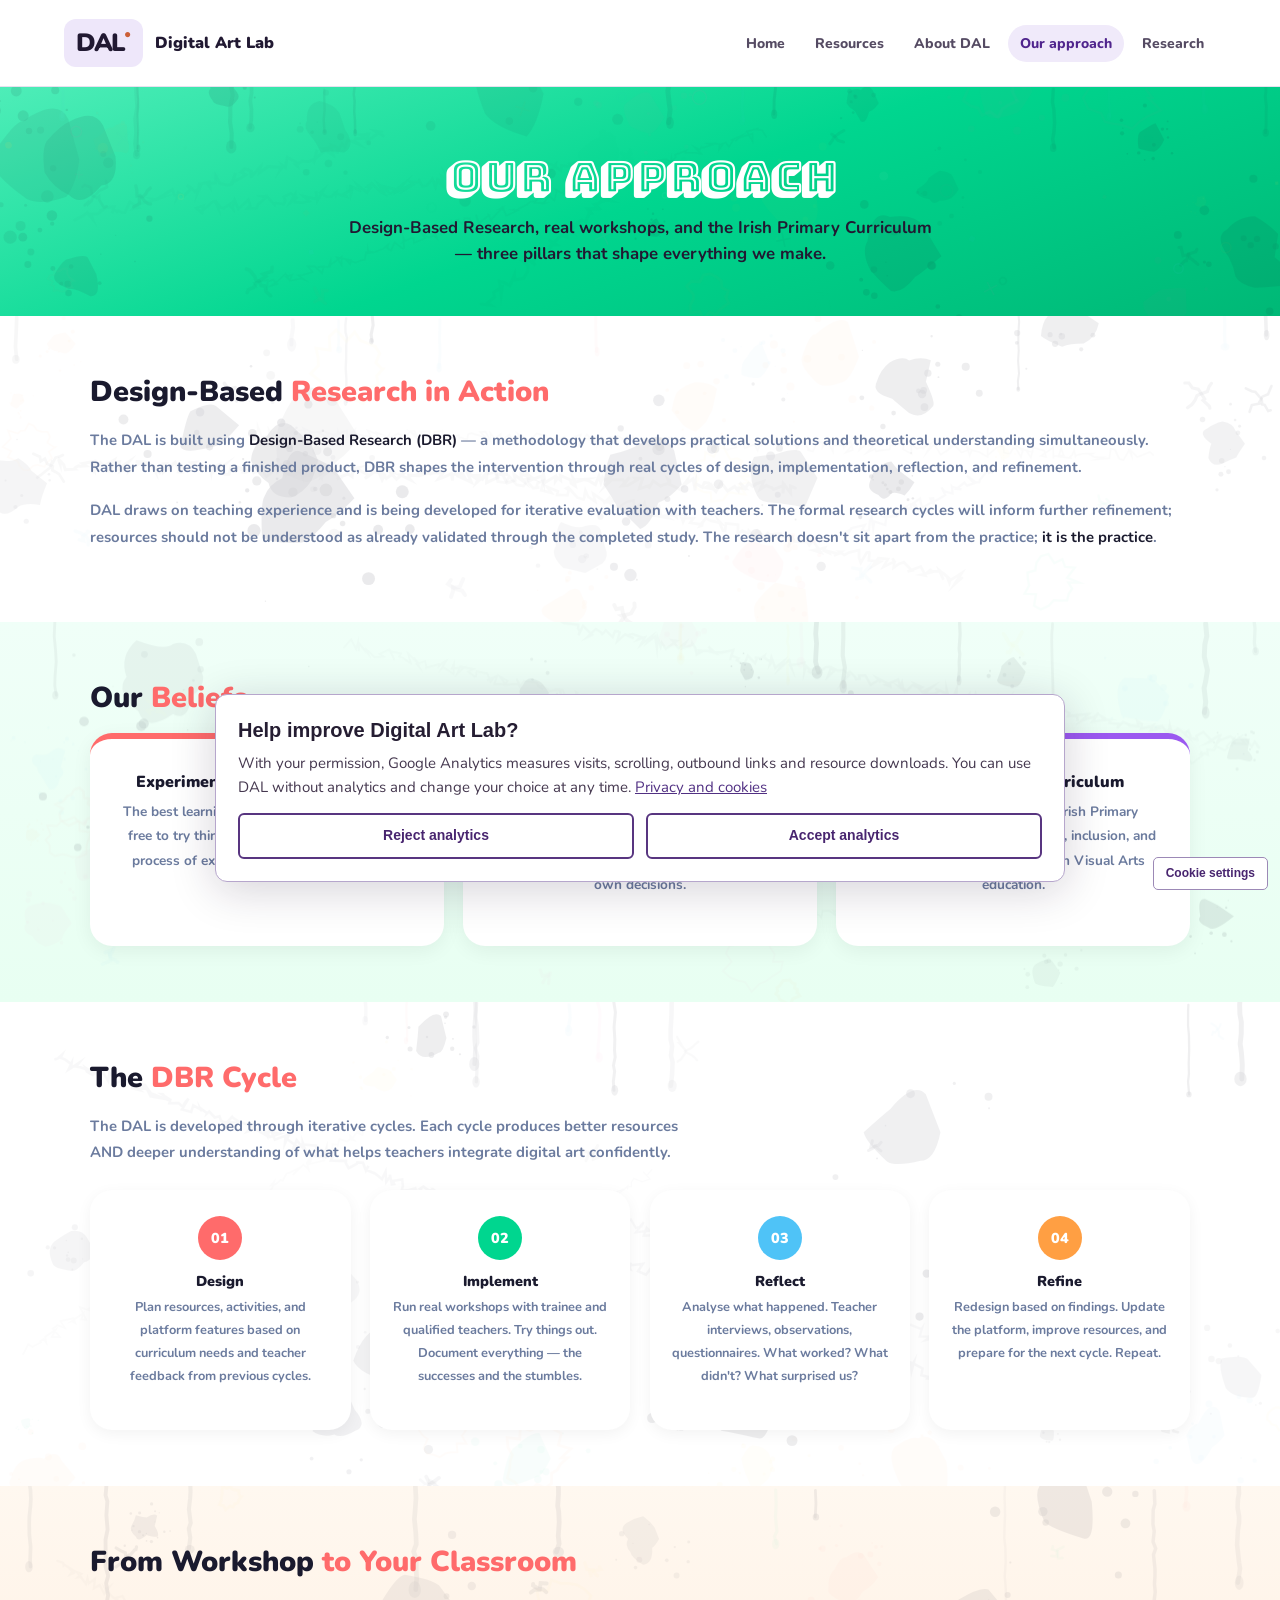
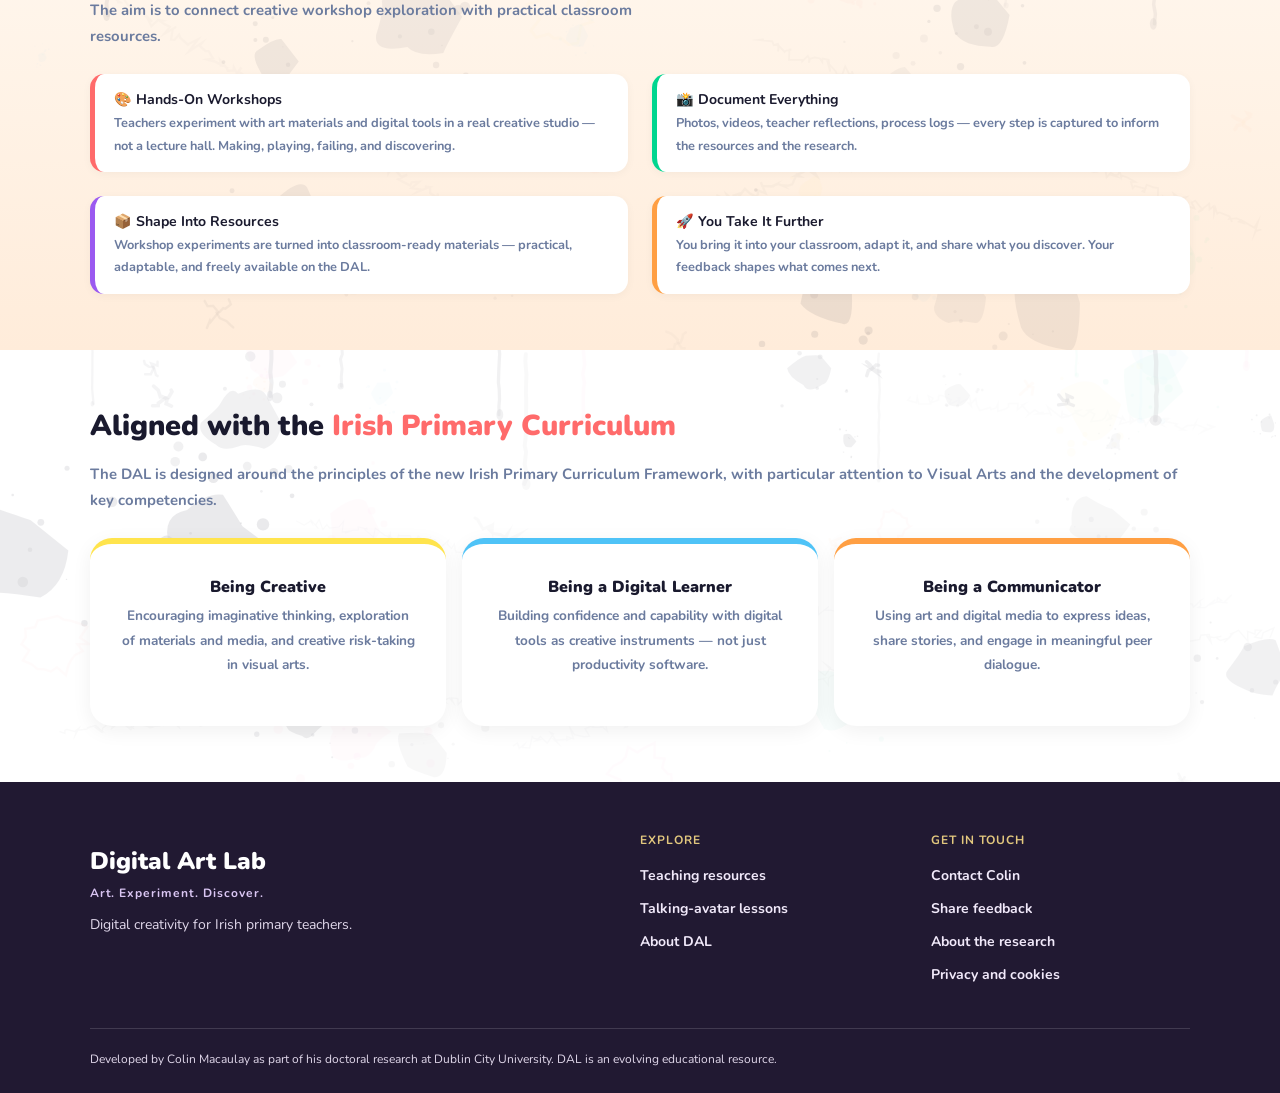
<file: approach.html>
<!DOCTYPE html>
<html lang="en"><head><meta charset="UTF-8"><meta name="viewport" content="width=device-width, initial-scale=1.0">
<title>Our Approach to Digital Art Education | Digital Art Lab</title>
<link href="https://fonts.googleapis.com/css2?family=Nunito:wght@600;700;800;900&family=Bungee+Shade&family=Permanent+Marker&display=swap" rel="stylesheet">
<style>
:root{--coral:#FF6B6B;--green:#00D68F;--yellow:#FFE44D;--purple:#9B59F0;--blue:#4FC3F7;--orange:#FF9F43;--pink:#FF6EB4;--navy:#1A1A2E;--white:#fff}
*{box-sizing:border-box;margin:0;padding:0}html{scroll-behavior:smooth}
body,h1,h2,h3,h4,h5,h6,p,span,div,li,a,button,small,b,strong,em{font-family:'Nunito',sans-serif}
body{background:#F8F6FF;color:var(--navy);overflow-x:hidden}a{text-decoration:none;color:inherit}
.sidebar{position:fixed;left:0;top:0;bottom:0;width:78px;background:var(--white);z-index:200;display:flex;flex-direction:column;align-items:center;padding:1rem 0;box-shadow:4px 0 15px rgba(0,0,0,.05)}
.sidebar::after{content:'';position:absolute;right:0;top:0;bottom:0;width:5px;background:linear-gradient(180deg,#e0d0ff,#c9a5ff,#9B59F0)}
.sl{font-size:.6rem;font-weight:900;text-align:center;color:var(--navy);margin-bottom:1rem}
.sn{display:flex;flex-direction:column;align-items:center;gap:.5rem;list-style:none;flex:1}
.sn a{width:48px;height:48px;border-radius:14px;display:flex;align-items:center;justify-content:center;transition:all .2s;position:relative;color:var(--white)}
.sn a:hover{transform:scale(1.1);background:#e8e4f0}
.sn a svg{width:22px;height:22px;fill:none;stroke:currentColor;stroke-width:2.2;stroke-linecap:round;stroke-linejoin:round}
.sn a .t{position:absolute;left:60px;background:var(--navy);color:var(--white);padding:.25rem .6rem;border-radius:6px;font-size:.65rem;font-weight:800;white-space:nowrap;opacity:0;pointer-events:none;transition:all .15s;transform:translateX(-4px);z-index:999}
.sn a:hover .t{opacity:1;transform:translateX(0)}
.s-home{background:#f0eef5;color:var(--navy)!important}.s-about{background:#f0eef5;color:var(--coral)!important}.s-approach{background:#f0eef5;color:var(--green)!important}.s-resources{background:#f0eef5;color:var(--orange)!important}.s-research{background:#f0eef5;color:var(--blue)!important}
.main{margin-left:78px}
.page-hero{position:relative;padding:4rem 2.5rem 3rem;text-align:center;overflow:hidden;min-height:35vh;display:flex;flex-direction:column;align-items:center;justify-content:center}
.page-hero canvas{position:absolute;inset:0;width:100%;height:100%;pointer-events:none}
#phb{z-index:0}#pha{z-index:1}
.page-hero .hc{position:relative;z-index:2}
.page-hero h1{font-family:'Bungee Shade',cursive;font-size:clamp(1.5rem,4vw,2.6rem);color:var(--white);margin-bottom:.6rem;text-shadow:3px 3px 0 rgba(0,0,0,.15)}
.page-hero p{font-size:clamp(.88rem,1.6vw,1.05rem);color:rgba(255,255,255,.85);max-width:600px;margin:0 auto;font-weight:700;line-height:1.6}
.sec{position:relative;padding:3.5rem 2.5rem;overflow:hidden}
.sec canvas{position:absolute;inset:0;width:100%;height:100%;pointer-events:none;z-index:0}
.sec .inner{position:relative;z-index:1;max-width:1100px;margin:0 auto}
.sec h2{font-size:clamp(1.3rem,2.5vw,1.8rem);font-weight:900;color:var(--navy);margin-bottom:1rem}
.sec h2 em{font-style:normal;color:var(--coral)}
.sec p,.desc{font-size:.93rem;line-height:1.8;color:#6B7B9E;font-weight:700;margin-bottom:1rem}
.sec strong{color:var(--navy)}
.btn{padding:.8rem 1.8rem;border-radius:50px;font-size:1rem;font-weight:900;border:none;cursor:pointer;transition:all .25s;display:inline-flex;align-items:center;gap:.5rem;box-shadow:0 4px 0 rgba(0,0,0,.2)}
.btn:hover{transform:translateY(-3px);box-shadow:0 7px 0 rgba(0,0,0,.15)}
.bw{background:var(--white);color:var(--navy)}.bg{background:var(--green);color:var(--white)}.bc{background:var(--coral);color:var(--white)}
.tag-cloud{display:flex;flex-wrap:wrap;gap:.5rem;margin-top:1rem}
.tg{padding:.3rem .8rem;border-radius:50px;font-weight:900;font-size:.72rem;border:3px solid;cursor:default;background:var(--white);transition:all .2s}
.tg:hover{transform:scale(1.08) rotate(-2deg)}
.tg:nth-child(1){border-color:var(--coral);color:var(--coral)}.tg:nth-child(2){border-color:var(--blue);color:var(--blue)}.tg:nth-child(3){border-color:var(--purple);color:var(--purple)}.tg:nth-child(4){border-color:var(--orange);color:var(--orange)}.tg:nth-child(5){border-color:var(--green);color:var(--green)}.tg:nth-child(6){border-color:var(--pink);color:var(--pink)}
.fcd{padding:1rem 1.2rem;border-radius:14px;display:flex;gap:.8rem;align-items:flex-start;background:var(--white);transition:all .2s;cursor:default;box-shadow:0 2px 10px rgba(0,0,0,.04)}
.fcd:hover{transform:translateX(6px)}
.fcd b{font-size:.88rem;color:var(--navy);display:block;margin-bottom:.15rem}
.fcd small{font-size:.8rem;line-height:1.5;color:#6B7B9E;font-weight:700}
.pcard{background:var(--white);border-radius:22px;padding:2rem 1.8rem;text-align:center;box-shadow:0 5px 20px rgba(0,0,0,.06);transition:all .25s;position:relative;overflow:hidden}
.pcard:hover{transform:translateY(-6px)}
.pcard::before{content:'';position:absolute;top:0;left:0;right:0;height:6px}
.pcard h3{font-size:1rem;font-weight:900;color:var(--navy);margin-bottom:.4rem}
.pcard p{font-size:.85rem;color:#6B7B9E;font-weight:700;line-height:1.5}
.scard{background:var(--white);border-radius:22px;padding:1.6rem 1.3rem;text-align:center;box-shadow:0 4px 15px rgba(0,0,0,.05);transition:all .25s}
.scard:hover{transform:translateY(-5px)}
.scard .snum{width:44px;height:44px;border-radius:50%;display:flex;align-items:center;justify-content:center;font-size:.9rem;font-weight:900;color:var(--white);margin:0 auto .7rem}
.scard h4{font-size:.9rem;font-weight:900;color:var(--navy);margin-bottom:.3rem}
.scard p{font-size:.8rem;color:#6B7B9E;font-weight:700;line-height:1.5}
footer{background:linear-gradient(160deg,#C9A5FF,#9B59F0,#7B3FD0);color:var(--white);padding:3rem 2.5rem 1.2rem;position:relative;overflow:hidden}
footer canvas{position:absolute;inset:0;width:100%;height:100%;pointer-events:none;z-index:0}
.fg{display:grid;grid-template-columns:2fr 1fr 1fr;gap:3rem;max-width:1100px;margin:0 auto 1.5rem;position:relative;z-index:1}
.fg h4{font-weight:900;color:var(--yellow);margin-bottom:.7rem;font-size:.95rem}
.fg ul{list-style:none}.fg li{margin-bottom:.4rem}.fg a{font-size:.82rem;color:rgba(255,255,255,.6);font-weight:700;transition:color .2s}.fg a:hover{color:var(--yellow)}
.fb{border-top:1px solid rgba(255,255,255,.15);padding-top:.8rem;display:flex;justify-content:space-between;flex-wrap:wrap;gap:.5rem;max-width:1100px;margin:0 auto;font-size:.72rem;color:rgba(255,255,255,.4);font-weight:700;position:relative;z-index:1}.fb a{color:var(--yellow)}
@media(max-width:900px){.sidebar{width:56px}.sn a{width:38px;height:38px}.main{margin-left:56px}.fg{grid-template-columns:1fr}.page-hero,.sec{padding:2rem 1.2rem}}
@media(max-width:600px){.sidebar{display:none}.main{margin-left:0}}

.page-hero{background:linear-gradient(160deg,#4EEDB8,#00D68F,#00B876)}
@media(max-width:900px){.inner [style*="repeat(3"]{grid-template-columns:1fr!important}.inner [style*="repeat(4"]{grid-template-columns:1fr 1fr!important}.inner [style*="repeat(2"]{grid-template-columns:1fr!important}}</style><meta name="description" content="Explore the creative and educational principles guiding Digital Art Lab and its ongoing development through doctoral research.">
<link rel="canonical" href="https://www.digitalartlab.ie/approach.html">
<meta property="og:type" content="website"><meta property="og:site_name" content="Digital Art Lab">
<meta property="og:title" content="Our Approach to Digital Art Education | Digital Art Lab"><meta property="og:description" content="Explore the creative and educational principles guiding Digital Art Lab and its ongoing development through doctoral research."><meta property="og:url" content="https://www.digitalartlab.ie/approach.html">
<link rel="icon" href="favicon.svg" type="image/svg+xml"><link rel="stylesheet" href="dal.css">
<script src="dal.js" defer></script>
<script src="analytics-consent.js" defer></script>
</head>
<body><a class="skip-link" href="#content">Skip to content</a><header class="dal-header"><a class="dal-brand" href="index.html" aria-label="Digital Art Lab home"><span class="brand-mark">DAL<span>●</span></span><span class="brand-name">Digital Art Lab</span></a><nav aria-label="Main navigation"><a href="index.html">Home</a><a href="resources.html">Resources</a><a href="about.html">About DAL</a><a href="approach.html" aria-current="page">Our approach</a><a href="research.html">Research</a></nav></header>
<main class="main" id="content">
<div class="page-hero"><canvas aria-hidden="true" id="phb"></canvas><canvas aria-hidden="true" id="pha"></canvas>
<div class="hc"><h1>Our Approach</h1><p>Design-Based Research, real workshops, and the Irish Primary Curriculum — three pillars that shape everything we make.</p></div></div>

<div class="sec" style="background:var(--white)"><canvas aria-hidden="true" id="s1"></canvas>
<div class="inner"><h2>Design-Based <em>Research in Action</em></h2>
<p>The DAL is built using <strong>Design-Based Research (DBR)</strong> — a methodology that develops practical solutions and theoretical understanding simultaneously. Rather than testing a finished product, DBR shapes the intervention through real cycles of design, implementation, reflection, and refinement.</p>
<p>DAL draws on teaching experience and is being developed for iterative evaluation with teachers. The formal research cycles will inform further refinement; resources should not be understood as already validated through the completed study. The research doesn't sit apart from the practice; <strong>it is the practice</strong>.</p>
</div></div>

<div class="sec" style="background:linear-gradient(180deg,#F0FFF8,#E8FFF2)"><canvas aria-hidden="true" id="s2"></canvas>
<div class="inner"><h2>Our <em>Beliefs</em></h2>
<div style="display:grid;grid-template-columns:repeat(3,1fr);gap:1.2rem">
<div class="pcard" style="border-top:6px solid var(--coral)"><h3>Experimentation Over Perfection</h3><p>The best learning happens when teachers feel free to try things without fear of failure. The process of experimenting is itself the point.</p></div>
<div class="pcard" style="border-top:6px solid var(--green)"><h3>Teacher Empowerment</h3><p>Digital empowerment isn't just knowing how to use a tool. It's having the confidence, curiosity, and creative purpose to make your own decisions.</p></div>
<div class="pcard" style="border-top:6px solid var(--purple)"><h3>Grounded in the Curriculum</h3><p>Everything connects to the Irish Primary Curriculum — creativity, agency, inclusion, and contemporary competencies in Visual Arts education.</p></div>
</div></div></div>

<div class="sec" style="background:var(--white)"><canvas aria-hidden="true" id="s3"></canvas>
<div class="inner"><h2>The <em>DBR Cycle</em></h2>
<p style="max-width:600px">The DAL is developed through iterative cycles. Each cycle produces better resources AND deeper understanding of what helps teachers integrate digital art confidently.</p>
<div style="display:grid;grid-template-columns:repeat(4,1fr);gap:1.2rem;margin-top:1.5rem">
<div class="scard"><div class="snum" style="background:var(--coral)">01</div><h4>Design</h4><p>Plan resources, activities, and platform features based on curriculum needs and teacher feedback from previous cycles.</p></div>
<div class="scard"><div class="snum" style="background:var(--green)">02</div><h4>Implement</h4><p>Run real workshops with trainee and qualified teachers. Try things out. Document everything — the successes and the stumbles.</p></div>
<div class="scard"><div class="snum" style="background:var(--blue)">03</div><h4>Reflect</h4><p>Analyse what happened. Teacher interviews, observations, questionnaires. What worked? What didn't? What surprised us?</p></div>
<div class="scard"><div class="snum" style="background:var(--orange)">04</div><h4>Refine</h4><p>Redesign based on findings. Update the platform, improve resources, and prepare for the next cycle. Repeat.</p></div>
</div></div></div>

<div class="sec" style="background:linear-gradient(180deg,#FFF8F0,#FFECDA)"><canvas aria-hidden="true" id="s4"></canvas>
<div class="inner"><h2>From Workshop <em>to Your Classroom</em></h2>
<p style="max-width:600px">The aim is to connect creative workshop exploration with practical classroom resources.</p>
<div style="display:grid;grid-template-columns:repeat(2,1fr);gap:1.5rem;margin-top:1.5rem">
<div class="fcd" style="border-left:5px solid var(--coral)"><div><b>🎨 Hands-On Workshops</b><small>Teachers experiment with art materials and digital tools in a real creative studio — not a lecture hall. Making, playing, failing, and discovering.</small></div></div>
<div class="fcd" style="border-left:5px solid var(--green)"><div><b>📸 Document Everything</b><small>Photos, videos, teacher reflections, process logs — every step is captured to inform the resources and the research.</small></div></div>
<div class="fcd" style="border-left:5px solid var(--purple)"><div><b>📦 Shape Into Resources</b><small>Workshop experiments are turned into classroom-ready materials — practical, adaptable, and freely available on the DAL.</small></div></div>
<div class="fcd" style="border-left:5px solid var(--orange)"><div><b>🚀 You Take It Further</b><small>You bring it into your classroom, adapt it, and share what you discover. Your feedback shapes what comes next.</small></div></div>
</div></div></div>

<div class="sec" style="background:var(--white)"><canvas aria-hidden="true" id="s5"></canvas>
<div class="inner"><h2>Aligned with the <em>Irish Primary Curriculum</em></h2>
<p>The DAL is designed around the principles of the new Irish Primary Curriculum Framework, with particular attention to Visual Arts and the development of key competencies.</p>
<div style="display:grid;grid-template-columns:repeat(3,1fr);gap:1rem;margin-top:1.5rem">
<div class="pcard" style="border-top:6px solid var(--yellow)"><h3>Being Creative</h3><p>Encouraging imaginative thinking, exploration of materials and media, and creative risk-taking in visual arts.</p></div>
<div class="pcard" style="border-top:6px solid var(--blue)"><h3>Being a Digital Learner</h3><p>Building confidence and capability with digital tools as creative instruments — not just productivity software.</p></div>
<div class="pcard" style="border-top:6px solid var(--orange)"><h3>Being a Communicator</h3><p>Using art and digital media to express ideas, share stories, and engage in meaningful peer dialogue.</p></div>
</div></div></div>
<footer class="dal-footer"><div><a class="footer-brand" href="index.html">Digital Art Lab<span>Art. Experiment. Discover.</span></a><p>Digital creativity for Irish primary teachers.</p></div><div><strong>Explore</strong><a href="resources.html">Teaching resources</a><a href="talking-avatar.html">Talking-avatar lessons</a><a href="about.html">About DAL</a></div><div><strong>Get in touch</strong><a href="mailto:colin.macaulay@dcu.ie">Contact Colin</a><a href="mailto:colin.macaulay@dcu.ie?subject=Digital%20Art%20Lab%20feedback">Share feedback</a><a href="research.html">About the research</a><a href="privacy.html">Privacy and cookies</a></div><p class="footer-note">Developed by Colin Macaulay as part of his doctoral research at Dublin City University. DAL is an evolving educational resource.</p></footer>
</main>
<script>
const r=(a,b)=>Math.random()*(b-a)+a,p=a=>a[Math.floor(Math.random()*a.length)];
// Splatter with spray
function sp(c,x,y,cl,sz){c.fillStyle=cl;const n=Math.floor(r(5,9));c.beginPath();for(let i=0;i<n;i++){const a=i/n*Math.PI*2,R=sz*(.5+r(0,.6)),px=x+Math.cos(a)*R,py=y+Math.sin(a)*R;i===0?c.moveTo(px,py):c.quadraticCurveTo(x+Math.cos(a-.3)*R*r(.8,1.4),y+Math.sin(a-.3)*R*r(.8,1.4),px,py);}c.closePath();c.fill();for(let i=0;i<r(8,20);i++){const a=r(0,Math.PI*2),d=r(sz*.3,sz*2.2),dr=r(.5,sz*.13);c.beginPath();c.arc(x+Math.cos(a)*d,y+Math.sin(a)*d,dr,0,Math.PI*2);c.fill();}}
// Drip
function drip(c,x,sy,cl,ln,w){c.strokeStyle=cl;c.fillStyle=cl;c.lineWidth=w;c.lineCap='round';c.beginPath();c.moveTo(x,sy);let cy=sy;while(cy<sy+ln){cy+=r(5,15);c.lineTo(x+r(-w*.4,w*.4),cy);}c.stroke();c.beginPath();c.ellipse(x+r(-1,1),cy,w*r(.7,1.4),w*r(1,1.8),0,0,Math.PI*2);c.fill();}
// Wobbly circle
function wc(c,x,y,R,cl,lw){c.strokeStyle=cl;c.lineWidth=lw;c.beginPath();const n=Math.floor(r(18,30));for(let i=0;i<=n;i++){const a=i/n*Math.PI*2,rr=R+r(-R*.25,R*.25);i===0?c.moveTo(x+Math.cos(a)*rr,y+Math.sin(a)*rr):c.lineTo(x+Math.cos(a)*rr,y+Math.sin(a)*rr);}c.closePath();c.stroke();}
// Sketchy X
function sx(c,x,y,s,cl){c.strokeStyle=cl;c.lineWidth=r(2,4);c.lineCap='round';const j=3;let st=Math.max(4,s/1.5);c.beginPath();c.moveTo(x-s+r(-j,j),y-s+r(-j,j));for(let i=1;i<=st;i++){const t=i/st;c.lineTo(x-s+2*s*t+r(-j,j),y-s+2*s*t+r(-j,j));}c.stroke();c.beginPath();c.moveTo(x+s+r(-j,j),y-s+r(-j,j));for(let i=1;i<=st;i++){const t=i/st;c.lineTo(x+s-2*s*t+r(-j,j),y-s+2*s*t+r(-j,j));}c.stroke();}

// PAINT SECTION — with LOTS of black
function ps(id){
  const cv=document.getElementById(id);if(!cv)return;
  const sc=cv.parentElement;cv.width=sc.offsetWidth;cv.height=sc.offsetHeight;
  const c=cv.getContext('2d'),W=cv.width,H=cv.height;
  const colorful=['#FFE44D','#FF6B6B','#00D68F','#FF6EB4','#FF9F43','#4FC3F7','#fff'];
  // Coloured splatters
  for(let i=0;i<r(6,12);i++)sp(c,r(0,W),r(0,H),p(colorful)+'25',r(6,40));
  // BLACK splatters — bigger, more opaque, more of them
  for(let i=0;i<r(8,18);i++)sp(c,r(0,W),r(0,H),'rgba(26,26,46,'+r(.15,.5)+')',r(8,55));
  // BLACK drips from top
  for(let i=0;i<r(4,10);i++)drip(c,r(0,W),r(-10,5),'rgba(26,26,46,'+r(.12,.4)+')',r(20,H*.3),r(2,5));
  // Coloured drips
  for(let i=0;i<r(2,5);i++)drip(c,r(0,W),r(-5,5),p(colorful)+'22',r(15,H*.15),r(2,3.5));
  // Wobbly circles
  for(let i=0;i<r(2,5);i++)wc(c,r(0,W),r(0,H),r(10,35),p(colorful)+'22',r(1.5,3));
  // Black X marks
  for(let i=0;i<r(3,8);i++)sx(c,r(0,W),r(0,H),r(5,14),'rgba(26,26,46,'+r(.1,.35)+')');
  // Coloured X marks
  for(let i=0;i<r(2,4);i++)sx(c,r(0,W),r(0,H),r(4,10),p(colorful)+'20');
  // Scratchy lines
  for(let i=0;i<r(2,5);i++){c.strokeStyle='rgba(26,26,46,'+r(.05,.15)+')';c.lineWidth=r(1,3);c.lineCap='round';const x1=r(0,W),y1=r(0,H),x2=r(0,W),y2=r(0,H);const s=Math.max(6,Math.hypot(x2-x1,y2-y1)/3);c.beginPath();c.moveTo(x1,y1);for(let j=1;j<=s;j++){const t=j/s;c.lineTo(x1+(x2-x1)*t+r(-6,6),y1+(y2-y1)*t+r(-6,6));}c.stroke();}
}

// Mini crown
function paintMiniCrown(){const cv=document.getElementById('mc');if(!cv)return;cv.width=50;cv.height=38;const c=cv.getContext('2d');function bs(x1,y1,x2,y2,col,w){const len=Math.hypot(x2-x1,y2-y1);const steps=Math.max(8,len/2);for(let i=0;i<steps;i++){const t=i/steps;if(Math.random()<.12)continue;c.globalAlpha=r(.3,.7);c.fillStyle=col;c.beginPath();c.ellipse(x1+(x2-x1)*t+r(-3,3),y1+(y2-y1)*t+r(-3,3),w*r(.3,1),w*r(.2,.6),r(0,Math.PI),0,Math.PI*2);c.fill();}c.globalAlpha=1;}[[5,35,12,8],[12,8,18,22],[18,22,25,3],[25,3,32,22],[32,22,38,8],[38,8,45,35],[5,35,45,35]].forEach(s=>bs(s[0],s[1],s[2],s[3],'rgba(255,255,255,.6)',r(2,3.5)));}

// Animated particles
const PC=['#FFE44D','#FF6B6B','#00D68F','#FF6EB4','#FF9F43','#4FC3F7','#fff','#1A1A2E','#1A1A2E'];
class Pt{constructor(W,H){this.rs(W,H);this.y=r(0,H);}rs(W,H){this.x=r(0,W);this.y=H+r(10,50);this.R=r(2,7);this.vx=r(-.3,.3);this.vy=r(-.7,-.12);this.c=p(PC);this.a=r(.08,.4);this.pu=r(.02,.05);this.ph=r(0,Math.PI*2);this.ro=r(0,Math.PI*2);this.rv=r(-.02,.02);this.sh=Math.floor(r(0,4));}u(W,H){this.x+=this.vx;this.y+=this.vy;this.ph+=this.pu;this.ro+=this.rv;this.a=r(.08,.35)+Math.sin(this.ph)*.12;if(this.y<-20||this.x<-20||this.x>W+20)this.rs(W,H);}d(c){c.save();c.translate(this.x,this.y);c.rotate(this.ro);c.globalAlpha=Math.max(0,this.a);if(this.sh===0){c.beginPath();c.arc(0,0,this.R,0,Math.PI*2);c.fillStyle=this.c;c.fill();}else if(this.sh===1){c.strokeStyle=this.c;c.lineWidth=1.5;c.beginPath();c.moveTo(-this.R,-this.R);c.lineTo(this.R,this.R);c.moveTo(this.R,-this.R);c.lineTo(-this.R,this.R);c.stroke();}else if(this.sh===2){c.fillStyle=this.c;c.fillRect(-this.R/2,-this.R/2,this.R,this.R);}else{c.beginPath();c.arc(0,0,this.R,0,Math.PI*2);c.strokeStyle=this.c;c.lineWidth=1.5;c.stroke();}c.restore();}}
function ia(id){if(window.matchMedia('(prefers-reduced-motion: reduce)').matches)return;const cv=document.getElementById(id);if(!cv)return;const sc=cv.parentElement;cv.width=sc.offsetWidth;cv.height=sc.offsetHeight;const c=cv.getContext('2d'),W=cv.width,H=cv.height;const pts=[];for(let i=0;i<40;i++)pts.push(new Pt(W,H));(function lp(){c.clearRect(0,0,W,H);pts.forEach(q=>{q.u(W,H);q.d(c);});requestAnimationFrame(lp);})();}

function init(){ps('hb');paintMiniCrown();ps('cb');ps('fb2');ps('lb');ps('ftBg');ia('ha');ia('ca');ia('la');}
window.addEventListener('load',init);
window.addEventListener('resize',()=>{clearTimeout(window._rt);window._rt=setTimeout(init,250);});


function init(){
  document.querySelectorAll('canvas[id]').forEach(c=>{if(c.id!=='pha')ps(c.id);});
  if(document.getElementById('pha'))ia('pha');
}
window.addEventListener('load',init);
window.addEventListener('resize',()=>{clearTimeout(window._rt);window._rt=setTimeout(init,250);});
</script></body></html>
</file>
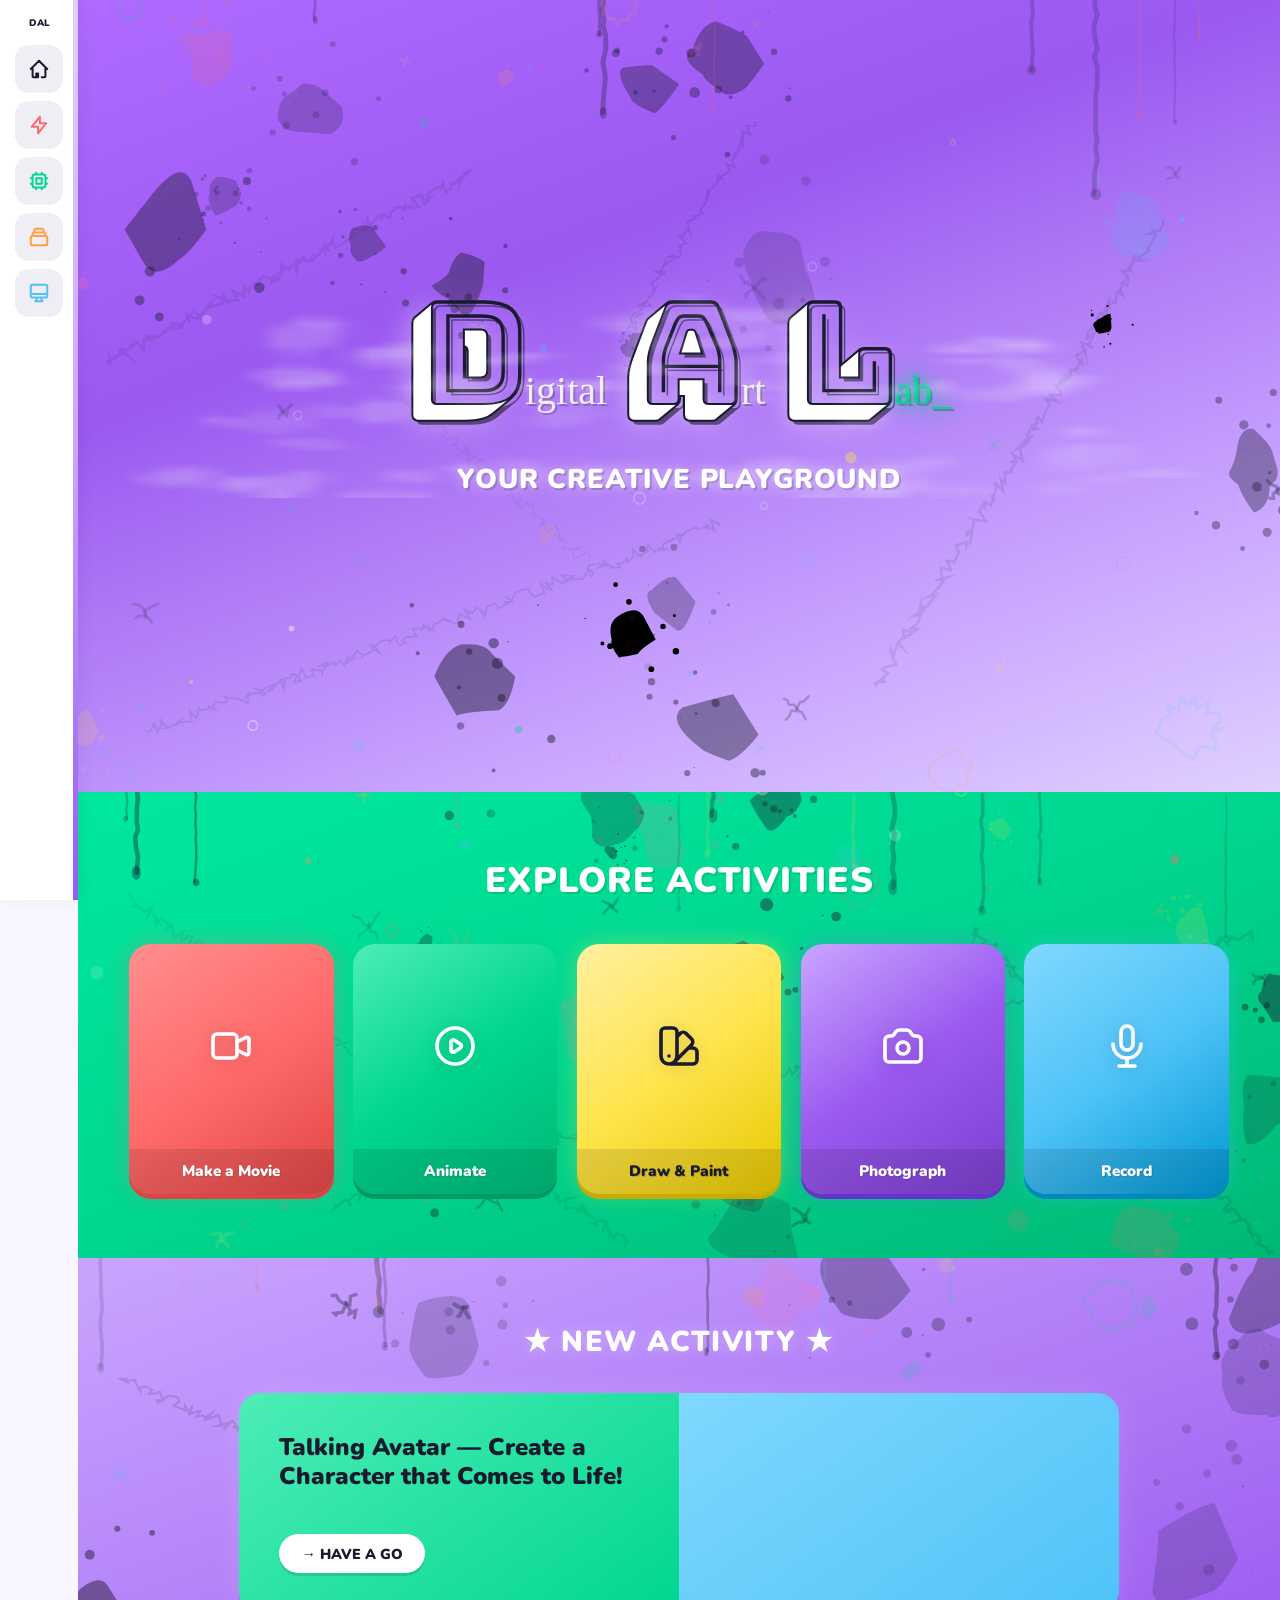
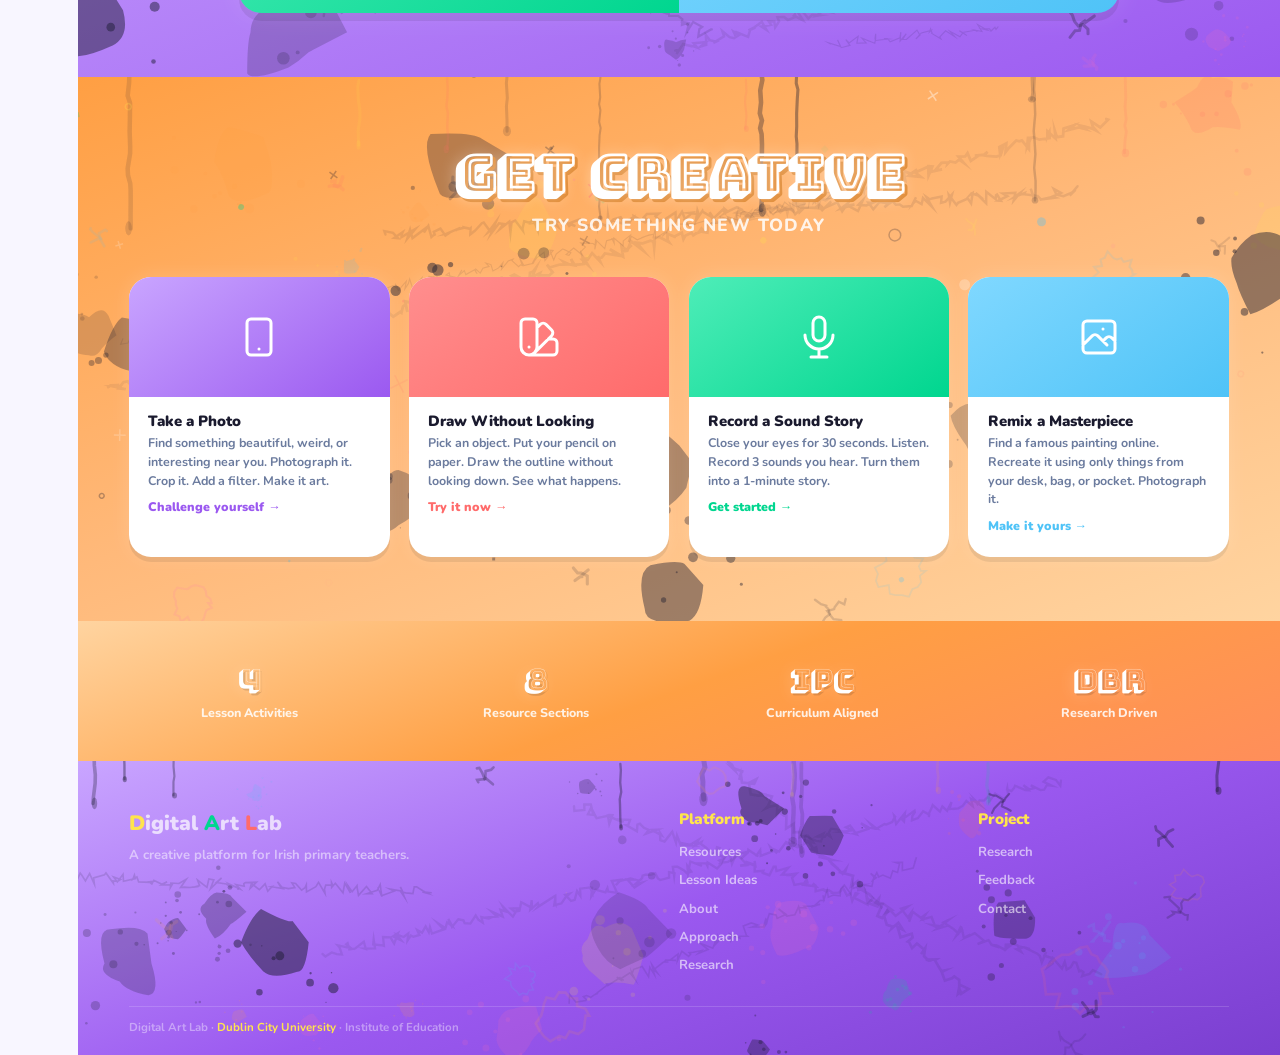
<file: index (10).html>
<!DOCTYPE html>
<html lang="en">
<head>
<meta charset="UTF-8">
<meta name="viewport" content="width=device-width, initial-scale=1.0">
<title>Digital Art Lab</title>
<link href="https://fonts.googleapis.com/css2?family=Nunito:wght@600;700;800;900&family=Bungee+Shade&family=Permanent+Marker&display=swap" rel="stylesheet">
<style>
:root{--coral:#FF6B6B;--green:#00D68F;--yellow:#FFE44D;--purple:#9B59F0;--blue:#4FC3F7;--orange:#FF9F43;--pink:#FF6EB4;--navy:#1A1A2E;--white:#fff}
*{box-sizing:border-box;margin:0;padding:0}
html{scroll-behavior:smooth}
/* ONE FONT for everything: Nunito */
body{font-family:'Nunito',sans-serif;background:#F8F6FF;color:var(--navy);overflow-x:hidden}
a{text-decoration:none;color:inherit}
h1,h2,h3,h4,h5,h6,p,span,div,li,a,button{font-family:'Nunito',sans-serif}

.sidebar{position:fixed;left:0;top:0;bottom:0;width:78px;background:var(--white);z-index:200;display:flex;flex-direction:column;align-items:center;padding:1rem 0;box-shadow:4px 0 15px rgba(0,0,0,.05)}
.sidebar::after{content:'';position:absolute;right:0;top:0;bottom:0;width:5px;background:linear-gradient(180deg,#e0d0ff,#c9a5ff,#9B59F0)}
.sl{font-size:.6rem;font-weight:900;text-align:center;color:var(--navy);margin-bottom:1rem}
.sn{display:flex;flex-direction:column;align-items:center;gap:.5rem;list-style:none;flex:1}
.sn a{width:48px;height:48px;border-radius:14px;display:flex;align-items:center;justify-content:center;transition:all .2s;position:relative;color:var(--white)}
.sn a:hover{transform:scale(1.1);background:#e8e4f0}
.sn a svg{width:22px;height:22px;fill:none;stroke:currentColor;stroke-width:2.2;stroke-linecap:round;stroke-linejoin:round}
.sn a .t{position:absolute;left:60px;background:var(--navy);color:var(--white);padding:.25rem .6rem;border-radius:6px;font-size:.65rem;font-weight:800;white-space:nowrap;opacity:0;pointer-events:none;transition:all .15s;transform:translateX(-4px);z-index:999}
.sn a:hover .t{opacity:1;transform:translateX(0)}
.s-home{background:#f0eef5;color:var(--navy)!important}.s-about{background:#f0eef5;color:var(--coral)!important}.s-approach{background:#f0eef5;color:var(--green)!important}.s-resources{background:#f0eef5;color:var(--orange)!important}.s-research{background:#f0eef5;color:var(--blue)!important}
.main{margin-left:78px}

.hero{position:relative;min-height:88vh;display:flex;flex-direction:column;align-items:center;justify-content:center;text-align:center;overflow:hidden;background:linear-gradient(160deg,#B06AFF,#9B59F0 35%,#C9A5FF 75%,#E0D0FF);padding:2rem}
.hero canvas{position:absolute;inset:0;width:100%;height:100%;pointer-events:none}
#hb{z-index:0}#ha{z-index:1}
.hc{position:relative;z-index:2;display:flex;flex-direction:column;align-items:center;width:100%}

/* ONLY the DAL title uses special fonts */
.dal-title{display:flex;align-items:baseline;justify-content:center;flex-wrap:wrap;gap:.05em;margin-bottom:3rem}
.dal-title .big{font-family:'Bungee Shade',cursive;font-size:clamp(4rem,11vw,9rem);color:var(--white);-webkit-text-stroke:2px var(--navy);text-shadow:4px 4px 0 rgba(26,26,46,.6),0 0 30px rgba(255,255,255,.5);line-height:.85}
.dal-title .sm{font-family:'Permanent Marker',cursive;font-size:clamp(1.3rem,3.2vw,2.5rem);color:rgba(255,255,255,.85);text-shadow:0 0 10px rgba(255,255,255,.4),2px 2px 0 rgba(26,26,46,.3);line-height:.85;margin-right:.4em}
.dal-title .smg{font-family:'Permanent Marker',cursive;font-size:clamp(1.3rem,3.2vw,2.5rem);color:var(--green);text-shadow:0 0 15px #00D68F,0 0 30px #00D68Faa,2px 2px 0 rgba(26,26,46,.3);line-height:.85}
.w1{animation:flk1 3s ease-in-out infinite}.w2{animation:flk2 4s ease-in-out infinite .5s}.w3{animation:flk3 3.5s ease-in-out infinite 1s}
@keyframes flk1{0%,18%,22%,100%{opacity:1}20%{opacity:.55}}
@keyframes flk2{0%,45%,48%,52%,55%,100%{opacity:1}46%,53%{opacity:.45}}
@keyframes flk3{0%,70%,73%,100%{opacity:1}71%{opacity:.35}}

/* Everything else = Nunito bold/heavy */
.hero-tagline{font-size:clamp(1.1rem,2.5vw,1.7rem);font-weight:900;color:var(--white);text-shadow:0 0 15px rgba(255,255,255,.5),2px 2px 0 rgba(0,0,0,.2);animation:fu .8s .3s ease both;opacity:0;letter-spacing:.03em}
@keyframes fu{from{opacity:0;transform:translateY(20px)}to{opacity:1;transform:translateY(0)}}
.mini-crown{width:50px;height:38px;margin:0 auto .5rem;opacity:.5}

.cs{background:linear-gradient(160deg,#00E89F,#00D68F,#00B876);padding:4rem 2.5rem;text-align:center;position:relative;overflow:hidden}
.cs canvas{position:absolute;inset:0;width:100%;height:100%;pointer-events:none}
#cb{z-index:0}#ca{z-index:1}
.cs h2{font-size:clamp(1.4rem,3vw,2.2rem);font-weight:900;color:var(--white);margin-bottom:2.5rem;text-shadow:2px 2px 0 rgba(0,0,0,.1);position:relative;z-index:2;letter-spacing:.02em}
.cg{display:grid;grid-template-columns:repeat(5,1fr);gap:1.2rem;max-width:1100px;margin:0 auto;position:relative;z-index:2}
.gc{border-radius:22px;overflow:hidden;transition:all .3s cubic-bezier(.34,1.56,.64,1);cursor:pointer;display:block;animation:tg 3s ease-in-out infinite}
.gc:hover{transform:translateY(-12px) rotate(-2deg) scale(1.05)}
.gv{aspect-ratio:1;display:flex;align-items:center;justify-content:center}
.gv svg{width:48px;height:48px;fill:none;stroke:currentColor;stroke-width:1.8;stroke-linecap:round;stroke-linejoin:round;z-index:1;transition:transform .3s;filter:drop-shadow(0 2px 8px rgba(0,0,0,.15));color:var(--white)}
.gc:hover .gv svg{transform:scale(1.2) rotate(8deg)}
.gl{padding:.8rem;font-size:.95rem;font-weight:900;color:var(--white);text-shadow:1px 1px 0 rgba(0,0,0,.15);background:rgba(0,0,0,.1)}
@keyframes tg{0%,100%{filter:brightness(1)}50%{filter:brightness(1.06)}}
.gc:nth-child(2){animation-delay:.5s}.gc:nth-child(3){animation-delay:1s}.gc:nth-child(4){animation-delay:1.5s}.gc:nth-child(5){animation-delay:2s}
.g1{box-shadow:0 5px 0 #d44,0 0 22px #FF6B6B55;background:linear-gradient(145deg,#FF8E8E,#FF6B6B,#E04545)}.g1:hover{box-shadow:0 12px 0 #d4488,0 0 45px #FF6B6B99}
.g2{box-shadow:0 5px 0 #096,0 0 22px #00D68F55;background:linear-gradient(145deg,#4EEDB8,#00D68F,#00B876)}.g2:hover{box-shadow:0 12px 0 #09688,0 0 45px #00D68F99}
.g3{box-shadow:0 5px 0 #ca0,0 0 22px #FFE44D55;background:linear-gradient(145deg,#FFF0A0,#FFE44D,#E6C800);color:var(--navy)}.g3:hover{box-shadow:0 12px 0 #ca088,0 0 45px #FFE44D99}.g3 .gv svg{color:var(--navy)}.g3 .gl{color:var(--navy)}
.g4{box-shadow:0 5px 0 #63c,0 0 22px #9B59F055;background:linear-gradient(145deg,#C9A5FF,#9B59F0,#7B3FD0)}.g4:hover{box-shadow:0 12px 0 #63c88,0 0 45px #9B59F099}
.g5{box-shadow:0 5px 0 #08b,0 0 22px #4FC3F755;background:linear-gradient(145deg,#80D8FF,#4FC3F7,#0097D4)}.g5:hover{box-shadow:0 12px 0 #08b88,0 0 45px #4FC3F799}

.ft{background:linear-gradient(160deg,#C9A5FF,#9B59F0);padding:4rem 2.5rem;text-align:center;position:relative;overflow:hidden}
.ft canvas{position:absolute;inset:0;width:100%;height:100%;pointer-events:none;z-index:0}
.ft h2{font-size:clamp(1.2rem,2.5vw,1.8rem);font-weight:900;color:var(--white);letter-spacing:.05em;margin-bottom:2rem;text-shadow:0 0 15px rgba(255,255,255,.3);position:relative;z-index:2}
.fc{max-width:880px;margin:0 auto;display:grid;grid-template-columns:1fr 1fr;border-radius:22px;overflow:hidden;box-shadow:0 8px 0 rgba(0,0,0,.08),0 0 30px rgba(255,255,255,.12);position:relative;z-index:2}
.f1{background:linear-gradient(145deg,#4EEDB8,#00D68F);padding:2.5rem;display:flex;flex-direction:column;justify-content:space-between;text-align:left;gap:1.5rem}
.f1 h3{font-size:1.5rem;font-weight:900;color:var(--navy);line-height:1.2}
.f2{background:linear-gradient(145deg,#80D8FF,#4FC3F7);display:flex;align-items:center;justify-content:center;min-height:220px}
.f2 svg{width:80px;height:80px;fill:none;stroke:white;stroke-width:1.5;stroke-linecap:round;animation:ef 3s ease-in-out infinite}
@keyframes ef{0%,100%{transform:translateY(0) rotate(0)}50%{transform:translateY(-12px) rotate(3deg)}}
.hago{display:inline-flex;align-items:center;gap:.5rem;padding:.6rem 1.4rem;background:var(--white);color:var(--navy);border-radius:50px;font-size:.9rem;font-weight:900;box-shadow:0 3px 0 rgba(0,0,0,.12);transition:all .2s;border:none;cursor:pointer;width:fit-content}
.hago:hover{transform:translateY(-2px)}

.ls{background:linear-gradient(160deg,var(--orange),#FFB97A,#FFD4A0);padding:4rem 2.5rem;text-align:center;position:relative;overflow:hidden}
.ls canvas{position:absolute;inset:0;width:100%;height:100%;pointer-events:none}
#lb{z-index:0}#la{z-index:1}
.ls h2{font-family:'Bungee Shade',cursive;font-size:clamp(1.8rem,4.5vw,3.2rem);color:var(--white);text-shadow:0 0 15px rgba(255,255,255,.4),3px 3px 0 #E08830;margin-bottom:.3rem;position:relative;z-index:2}
.ls p.sub{font-size:clamp(.85rem,1.5vw,1.1rem);font-weight:800;color:rgba(255,255,255,.85);letter-spacing:.08em;margin-bottom:2.5rem;position:relative;z-index:2}
.lg{display:grid;grid-template-columns:repeat(4,1fr);gap:1.2rem;max-width:1100px;margin:0 auto;position:relative;z-index:2}
.lc{background:var(--white);border-radius:22px;overflow:hidden;transition:all .3s cubic-bezier(.34,1.56,.64,1);cursor:pointer;display:block;box-shadow:0 5px 0 rgba(0,0,0,.08),0 0 20px rgba(255,255,255,.15)}
.lc:hover{transform:translateY(-10px) scale(1.03);box-shadow:0 12px 0 rgba(0,0,0,.06),0 0 35px rgba(255,255,255,.25)}
.lt{height:120px;display:flex;align-items:center;justify-content:center}
.lt svg{width:48px;height:48px;fill:none;stroke:white;stroke-width:1.5;stroke-linecap:round;stroke-linejoin:round;transition:transform .3s}
.lc:hover .lt svg{transform:scale(1.15) rotate(-6deg)}
.lc:nth-child(1) .lt{background:linear-gradient(145deg,#4EEDB8,var(--green))}.lc:nth-child(2) .lt{background:linear-gradient(145deg,#FF8E8E,var(--coral))}.lc:nth-child(3) .lt{background:linear-gradient(145deg,#80D8FF,var(--blue))}.lc:nth-child(4) .lt{background:linear-gradient(145deg,#C9A5FF,var(--purple))}
.lbd{padding:1rem 1.2rem 1.3rem;text-align:left}
.la{display:inline-block;padding:.2rem .7rem;border-radius:50px;font-size:.65rem;font-weight:900;background:var(--yellow);color:var(--navy);margin-bottom:.4rem}
.lbd h4{font-size:.93rem;font-weight:900;color:var(--navy);margin-bottom:.2rem;line-height:1.2}
.lbd p{font-size:.78rem;line-height:1.5;color:#6B7B9E;font-weight:700}
.lbd span{display:inline-block;margin-top:.5rem;font-weight:900;font-size:.78rem;color:var(--coral)}

.sb{background:linear-gradient(160deg,#FFD4A0,var(--orange),#FF8E5A);padding:2.5rem;display:grid;grid-template-columns:repeat(4,1fr);gap:1.5rem;text-align:center}
.sb div span:first-child{font-family:'Bungee Shade',cursive;font-size:1.8rem;color:var(--white);text-shadow:2px 2px 0 rgba(0,0,0,.12),0 0 15px rgba(255,255,255,.3);display:block}
.sb div span:last-child{font-size:.78rem;color:rgba(255,255,255,.85);font-weight:800;margin-top:.3rem;display:block}

footer{background:linear-gradient(160deg,#C9A5FF,#9B59F0,#7B3FD0);color:var(--white);padding:3rem 2.5rem 1.2rem;position:relative;overflow:hidden}
footer canvas{position:absolute;inset:0;width:100%;height:100%;pointer-events:none;z-index:0}
.fg{display:grid;grid-template-columns:2fr 1fr 1fr;gap:3rem;max-width:1100px;margin:0 auto 1.5rem;position:relative;z-index:1}
.fg h4{font-weight:900;color:var(--yellow);margin-bottom:.7rem;font-size:.95rem}
.fg ul{list-style:none}.fg li{margin-bottom:.4rem}.fg a{font-size:.82rem;color:rgba(255,255,255,.6);font-weight:700;transition:color .2s}.fg a:hover{color:var(--yellow)}
.fb{border-top:1px solid rgba(255,255,255,.15);padding-top:.8rem;display:flex;justify-content:space-between;flex-wrap:wrap;gap:.5rem;max-width:1100px;margin:0 auto;font-size:.72rem;color:rgba(255,255,255,.4);font-weight:700;position:relative;z-index:1}.fb a{color:var(--yellow)}

@media(max-width:900px){.sidebar{width:56px}.sn a{width:38px;height:38px}.main{margin-left:56px}.cg{grid-template-columns:repeat(3,1fr)}.lg{grid-template-columns:1fr 1fr}.fc{grid-template-columns:1fr}.sb{grid-template-columns:1fr 1fr}.fg{grid-template-columns:1fr}.dal-title .big{font-size:clamp(3rem,9vw,6rem)}}
@media(max-width:600px){.sidebar{display:none}.main{margin-left:0}.cg{grid-template-columns:1fr 1fr}.lg{grid-template-columns:1fr}}
</style>
</head>
<body>
<aside class="sidebar"><div class="sl">DAL</div>
<ul class="sn">
<li><a href="index.html" class="s-home"><svg viewBox="0 0 24 24"><path d="M3 12l2-2m0 0l7-7 7 7M5 10v10a1 1 0 001 1h3m10-11l2 2m-2-2v10a1 1 0 01-1 1h-3m-4 0h-2v-4h2v4z"/></svg><span class="t">Home</span></a></li>
<li><a href="about.html" class="s-about"><svg viewBox="0 0 24 24"><path d="M13 10V3L4 14h7v7l9-11h-7z"/></svg><span class="t">About</span></a></li>
<li><a href="approach.html" class="s-approach"><svg viewBox="0 0 24 24"><path d="M9 3v2m6-2v2M9 19v2m6-2v2M5 9H3m2 6H3m18-6h-2m2 6h-2M7 19h10a2 2 0 002-2V7a2 2 0 00-2-2H7a2 2 0 00-2 2v10a2 2 0 002 2zM9 9h6v6H9V9z"/></svg><span class="t">Approach</span></a></li>
<li><a href="resources.html" class="s-resources"><svg viewBox="0 0 24 24"><path d="M19 11H5m14 0a2 2 0 012 2v6a2 2 0 01-2 2H5a2 2 0 01-2-2v-6a2 2 0 012-2m14 0V9a2 2 0 00-2-2M5 11V9a2 2 0 012-2m0 0V5a2 2 0 012-2h6a2 2 0 012 2v2M7 7h10"/></svg><span class="t">Resources</span></a></li>
<li><a href="research.html" class="s-research"><svg viewBox="0 0 24 24"><path d="M9.75 17L9 20l-1 1h8l-1-1-.75-3M3 13h18M5 17h14a2 2 0 002-2V5a2 2 0 00-2-2H5a2 2 0 00-2 2v10a2 2 0 002 2z"/></svg><span class="t">Research</span></a></li>
</ul></aside>
<div class="main">
<section class="hero"><canvas id="hb"></canvas><canvas id="ha"></canvas>
<div class="hc">
<canvas class="mini-crown" id="mc"></canvas>
<div class="dal-title"><span class="w1"><span class="big">D</span><span class="sm">igital</span></span><span class="w2"><span class="big">A</span><span class="sm">rt</span></span><span class="w3"><span class="big">L</span><span class="smg">ab_</span></span></div>
<p class="hero-tagline">YOUR CREATIVE PLAYGROUND</p>
</div></section>
<section class="cs"><canvas id="cb"></canvas><canvas id="ca"></canvas>
<h2>EXPLORE ACTIVITIES</h2>
<div class="cg">
<div class="gc g1" style="cursor:default"><div class="gv"><svg viewBox="0 0 24 24"><path d="M15 10l4.553-2.276A1 1 0 0121 8.618v6.764a1 1 0 01-1.447.894L15 14M5 18h8a2 2 0 002-2V8a2 2 0 00-2-2H5a2 2 0 00-2 2v8a2 2 0 002 2z"/></svg></div><div class="gl">Make a Movie</div></a></div>
<div class="gc g2" style="cursor:default"><div class="gv"><svg viewBox="0 0 24 24"><path d="M14.752 11.168l-3.197-2.132A1 1 0 0010 9.87v4.263a1 1 0 001.555.832l3.197-2.132a1 1 0 000-1.664z"/><path d="M21 12a9 9 0 11-18 0 9 9 0 0118 0z"/></svg></div><div class="gl">Animate</div></div>
<div class="gc g3" style="cursor:default"><div class="gv"><svg viewBox="0 0 24 24" style="color:var(--navy)"><path d="M7 21a4 4 0 01-4-4V5a2 2 0 012-2h4a2 2 0 012 2v12a4 4 0 01-4 4zm0 0h12a2 2 0 002-2v-4a2 2 0 00-2-2h-2.343M11 7.343l1.657-1.657a2 2 0 012.828 0l2.829 2.829a2 2 0 010 2.828l-8.486 8.485M7 17h.01"/></svg></div><div class="gl">Draw &amp; Paint</div></div>
<div class="gc g4" style="cursor:default"><div class="gv"><svg viewBox="0 0 24 24"><path d="M3 9a2 2 0 012-2h.93a2 2 0 001.664-.89l.812-1.22A2 2 0 0110.07 4h3.86a2 2 0 011.664.89l.812 1.22A2 2 0 0018.07 7H19a2 2 0 012 2v9a2 2 0 01-2 2H5a2 2 0 01-2-2V9z"/><path d="M15 13a3 3 0 11-6 0 3 3 0 016 0z"/></svg></div><div class="gl">Photograph</div></div>
<div class="gc g5" style="cursor:default"><div class="gv"><svg viewBox="0 0 24 24"><path d="M19 11a7 7 0 01-7 7m0 0a7 7 0 01-7-7m7 7v4m0 0H8m4 0h4m-4-8a3 3 0 01-3-3V5a3 3 0 116 0v6a3 3 0 01-3 3z"/></svg></div><div class="gl">Record</div></div>
</div></section>
<section class="ft"><canvas id="fb2"></canvas>
<h2>★ NEW ACTIVITY ★</h2>
<div class="fc"><div class="f1"><h3>Talking Avatar — Create a Character that Comes to Life!</h3><a href="talking-avatar.html" class="hago">→ HAVE A GO</a></div><div class="f2" style="padding:0;overflow:hidden"><iframe src="https://drive.google.com/file/d/1I0t1kUQLYhKhEZhxmy10Bv6Wwhwd8jio/preview" style="width:100%;height:100%;border:none" allow="autoplay" allowfullscreen></iframe></div></div></section>
<section class="ls"><canvas id="lb"></canvas><canvas id="la"></canvas>
<h2>GET CREATIVE</h2><p class="sub">TRY SOMETHING NEW TODAY</p>
<div class="lg">
<div class="lc" style="cursor:default"><div class="lt" style="background:linear-gradient(145deg,#C9A5FF,var(--purple))"><svg viewBox="0 0 24 24" style="width:48px;height:48px;fill:none;stroke:white;stroke-width:1.5;stroke-linecap:round"><path d="M12 18h.01M8 21h8a2 2 0 002-2V5a2 2 0 00-2-2H8a2 2 0 00-2 2v14a2 2 0 002 2z"/></svg></div><div class="lbd"><h4>Take a Photo</h4><p>Find something beautiful, weird, or interesting near you. Photograph it. Crop it. Add a filter. Make it art.</p><span style="color:var(--purple)">Challenge yourself →</span></div></div>
<div class="lc" style="cursor:default"><div class="lt" style="background:linear-gradient(145deg,#FF8E8E,var(--coral))"><svg viewBox="0 0 24 24" style="width:48px;height:48px;fill:none;stroke:white;stroke-width:1.5;stroke-linecap:round"><path d="M7 21a4 4 0 01-4-4V5a2 2 0 012-2h4a2 2 0 012 2v12a4 4 0 01-4 4zm0 0h12a2 2 0 002-2v-4a2 2 0 00-2-2h-2.343M11 7.343l1.657-1.657a2 2 0 012.828 0l2.829 2.829a2 2 0 010 2.828l-8.486 8.485M7 17h.01"/></svg></div><div class="lbd"><h4>Draw Without Looking</h4><p>Pick an object. Put your pencil on paper. Draw the outline without looking down. See what happens.</p><span style="color:var(--coral)">Try it now →</span></div></div>
<div class="lc" style="cursor:default"><div class="lt" style="background:linear-gradient(145deg,#4EEDB8,var(--green))"><svg viewBox="0 0 24 24" style="width:48px;height:48px;fill:none;stroke:white;stroke-width:1.5;stroke-linecap:round"><path d="M19 11a7 7 0 01-7 7m0 0a7 7 0 01-7-7m7 7v4m0 0H8m4 0h4m-4-8a3 3 0 01-3-3V5a3 3 0 116 0v6a3 3 0 01-3 3z"/></svg></div><div class="lbd"><h4>Record a Sound Story</h4><p>Close your eyes for 30 seconds. Listen. Record 3 sounds you hear. Turn them into a 1-minute story.</p><span style="color:var(--green)">Get started →</span></div></div>
<div class="lc" style="cursor:default"><div class="lt" style="background:linear-gradient(145deg,#80D8FF,var(--blue))"><svg viewBox="0 0 24 24" style="width:48px;height:48px;fill:none;stroke:white;stroke-width:1.5;stroke-linecap:round"><path d="M4 16l4.586-4.586a2 2 0 012.828 0L16 16m-2-2l1.586-1.586a2 2 0 012.828 0L20 14m-6-6h.01M6 20h12a2 2 0 002-2V6a2 2 0 00-2-2H6a2 2 0 00-2 2v12a2 2 0 002 2z"/></svg></div><div class="lbd"><h4>Remix a Masterpiece</h4><p>Find a famous painting online. Recreate it using only things from your desk, bag, or pocket. Photograph it.</p><span style="color:var(--blue)">Make it yours →</span></div></div>
</div></section>
<div class="sb"><div><span>4</span><span>Lesson Activities</span></div><div><span>8</span><span>Resource Sections</span></div><div><span>IPC</span><span>Curriculum Aligned</span></div><div><span>DBR</span><span>Research Driven</span></div></div>
<footer><canvas id="ftBg"></canvas>
<div class="fg"><div><div style="font-size:1.3rem;font-weight:900;margin-bottom:.5rem"><span style="color:var(--yellow)">D</span><span style="color:rgba(255,255,255,.7)">igital </span><span style="color:var(--green)">A</span><span style="color:rgba(255,255,255,.7)">rt </span><span style="color:var(--coral)">L</span><span style="color:rgba(255,255,255,.7)">ab</span></div><p style="font-size:.82rem;line-height:1.6;color:rgba(255,255,255,.5);font-weight:700">A creative platform for Irish primary teachers.</p></div><div><h4>Platform</h4><ul><li><a href="resources.html">Resources</a></li><li><a href="talking-avatar.html">Lesson Ideas</a></li><li><a href="about.html">About</a></li><li><a href="approach.html">Approach</a></li><li><a href="research.html">Research</a></li></ul></div><div><h4>Project</h4><ul><li><a href="research.html">Research</a></li><li><a href="#">Feedback</a></li><li><a href="#">Contact</a></li></ul></div></div><div class="fb"><p>Digital Art Lab · <a href="https://www.dcu.ie" target="_blank">Dublin City University</a> · Institute of Education</p></div></footer>
</div>
<script>
const r=(a,b)=>Math.random()*(b-a)+a,p=a=>a[Math.floor(Math.random()*a.length)];
// Splatter with spray
function sp(c,x,y,cl,sz){c.fillStyle=cl;const n=Math.floor(r(5,9));c.beginPath();for(let i=0;i<n;i++){const a=i/n*Math.PI*2,R=sz*(.5+r(0,.6)),px=x+Math.cos(a)*R,py=y+Math.sin(a)*R;i===0?c.moveTo(px,py):c.quadraticCurveTo(x+Math.cos(a-.3)*R*r(.8,1.4),y+Math.sin(a-.3)*R*r(.8,1.4),px,py);}c.closePath();c.fill();for(let i=0;i<r(8,20);i++){const a=r(0,Math.PI*2),d=r(sz*.3,sz*2.2),dr=r(.5,sz*.13);c.beginPath();c.arc(x+Math.cos(a)*d,y+Math.sin(a)*d,dr,0,Math.PI*2);c.fill();}}
// Drip
function drip(c,x,sy,cl,ln,w){c.strokeStyle=cl;c.fillStyle=cl;c.lineWidth=w;c.lineCap='round';c.beginPath();c.moveTo(x,sy);let cy=sy;while(cy<sy+ln){cy+=r(5,15);c.lineTo(x+r(-w*.4,w*.4),cy);}c.stroke();c.beginPath();c.ellipse(x+r(-1,1),cy,w*r(.7,1.4),w*r(1,1.8),0,0,Math.PI*2);c.fill();}
// Wobbly circle
function wc(c,x,y,R,cl,lw){c.strokeStyle=cl;c.lineWidth=lw;c.beginPath();const n=Math.floor(r(18,30));for(let i=0;i<=n;i++){const a=i/n*Math.PI*2,rr=R+r(-R*.25,R*.25);i===0?c.moveTo(x+Math.cos(a)*rr,y+Math.sin(a)*rr):c.lineTo(x+Math.cos(a)*rr,y+Math.sin(a)*rr);}c.closePath();c.stroke();}
// Sketchy X
function sx(c,x,y,s,cl){c.strokeStyle=cl;c.lineWidth=r(2,4);c.lineCap='round';const j=3;let st=Math.max(4,s/1.5);c.beginPath();c.moveTo(x-s+r(-j,j),y-s+r(-j,j));for(let i=1;i<=st;i++){const t=i/st;c.lineTo(x-s+2*s*t+r(-j,j),y-s+2*s*t+r(-j,j));}c.stroke();c.beginPath();c.moveTo(x+s+r(-j,j),y-s+r(-j,j));for(let i=1;i<=st;i++){const t=i/st;c.lineTo(x+s-2*s*t+r(-j,j),y-s+2*s*t+r(-j,j));}c.stroke();}

// PAINT SECTION — with LOTS of black
function ps(id){
  const cv=document.getElementById(id);if(!cv)return;
  const sc=cv.parentElement;cv.width=sc.offsetWidth;cv.height=sc.offsetHeight;
  const c=cv.getContext('2d'),W=cv.width,H=cv.height;
  const colorful=['#FFE44D','#FF6B6B','#00D68F','#FF6EB4','#FF9F43','#4FC3F7','#fff'];
  // Coloured splatters
  for(let i=0;i<r(6,12);i++)sp(c,r(0,W),r(0,H),p(colorful)+'25',r(6,40));
  // BLACK splatters — bigger, more opaque, more of them
  for(let i=0;i<r(8,18);i++)sp(c,r(0,W),r(0,H),'rgba(26,26,46,'+r(.15,.5)+')',r(8,55));
  // BLACK drips from top
  for(let i=0;i<r(4,10);i++)drip(c,r(0,W),r(-10,5),'rgba(26,26,46,'+r(.12,.4)+')',r(20,H*.3),r(2,5));
  // Coloured drips
  for(let i=0;i<r(2,5);i++)drip(c,r(0,W),r(-5,5),p(colorful)+'22',r(15,H*.15),r(2,3.5));
  // Wobbly circles
  for(let i=0;i<r(2,5);i++)wc(c,r(0,W),r(0,H),r(10,35),p(colorful)+'22',r(1.5,3));
  // Black X marks
  for(let i=0;i<r(3,8);i++)sx(c,r(0,W),r(0,H),r(5,14),'rgba(26,26,46,'+r(.1,.35)+')');
  // Coloured X marks
  for(let i=0;i<r(2,4);i++)sx(c,r(0,W),r(0,H),r(4,10),p(colorful)+'20');
  // Scratchy lines
  for(let i=0;i<r(2,5);i++){c.strokeStyle='rgba(26,26,46,'+r(.05,.15)+')';c.lineWidth=r(1,3);c.lineCap='round';const x1=r(0,W),y1=r(0,H),x2=r(0,W),y2=r(0,H);const s=Math.max(6,Math.hypot(x2-x1,y2-y1)/3);c.beginPath();c.moveTo(x1,y1);for(let j=1;j<=s;j++){const t=j/s;c.lineTo(x1+(x2-x1)*t+r(-6,6),y1+(y2-y1)*t+r(-6,6));}c.stroke();}
}

// Mini crown
function paintMiniCrown(){const cv=document.getElementById('mc');if(!cv)return;cv.width=50;cv.height=38;const c=cv.getContext('2d');function bs(x1,y1,x2,y2,col,w){const len=Math.hypot(x2-x1,y2-y1);const steps=Math.max(8,len/2);for(let i=0;i<steps;i++){const t=i/steps;if(Math.random()<.12)continue;c.globalAlpha=r(.3,.7);c.fillStyle=col;c.beginPath();c.ellipse(x1+(x2-x1)*t+r(-3,3),y1+(y2-y1)*t+r(-3,3),w*r(.3,1),w*r(.2,.6),r(0,Math.PI),0,Math.PI*2);c.fill();}c.globalAlpha=1;}[[5,35,12,8],[12,8,18,22],[18,22,25,3],[25,3,32,22],[32,22,38,8],[38,8,45,35],[5,35,45,35]].forEach(s=>bs(s[0],s[1],s[2],s[3],'rgba(255,255,255,.6)',r(2,3.5)));}

// Animated particles
const PC=['#FFE44D','#FF6B6B','#00D68F','#FF6EB4','#FF9F43','#4FC3F7','#fff','#1A1A2E','#1A1A2E'];
class Pt{constructor(W,H){this.rs(W,H);this.y=r(0,H);}rs(W,H){this.x=r(0,W);this.y=H+r(10,50);this.R=r(2,7);this.vx=r(-.3,.3);this.vy=r(-.7,-.12);this.c=p(PC);this.a=r(.08,.4);this.pu=r(.02,.05);this.ph=r(0,Math.PI*2);this.ro=r(0,Math.PI*2);this.rv=r(-.02,.02);this.sh=Math.floor(r(0,4));}u(W,H){this.x+=this.vx;this.y+=this.vy;this.ph+=this.pu;this.ro+=this.rv;this.a=r(.08,.35)+Math.sin(this.ph)*.12;if(this.y<-20||this.x<-20||this.x>W+20)this.rs(W,H);}d(c){c.save();c.translate(this.x,this.y);c.rotate(this.ro);c.globalAlpha=Math.max(0,this.a);if(this.sh===0){c.beginPath();c.arc(0,0,this.R,0,Math.PI*2);c.fillStyle=this.c;c.fill();}else if(this.sh===1){c.strokeStyle=this.c;c.lineWidth=1.5;c.beginPath();c.moveTo(-this.R,-this.R);c.lineTo(this.R,this.R);c.moveTo(this.R,-this.R);c.lineTo(-this.R,this.R);c.stroke();}else if(this.sh===2){c.fillStyle=this.c;c.fillRect(-this.R/2,-this.R/2,this.R,this.R);}else{c.beginPath();c.arc(0,0,this.R,0,Math.PI*2);c.strokeStyle=this.c;c.lineWidth=1.5;c.stroke();}c.restore();}}
function ia(id){const cv=document.getElementById(id);if(!cv)return;const sc=cv.parentElement;cv.width=sc.offsetWidth;cv.height=sc.offsetHeight;const c=cv.getContext('2d'),W=cv.width,H=cv.height;const pts=[];for(let i=0;i<40;i++)pts.push(new Pt(W,H));(function lp(){c.clearRect(0,0,W,H);pts.forEach(q=>{q.u(W,H);q.d(c);});requestAnimationFrame(lp);})();}

function init(){ps('hb');paintMiniCrown();ps('cb');ps('fb2');ps('lb');ps('ftBg');ia('ha');ia('ca');ia('la');}
window.addEventListener('load',init);
window.addEventListener('resize',()=>{clearTimeout(window._rt);window._rt=setTimeout(init,250);});
</script>
</body>
</html>
</file>
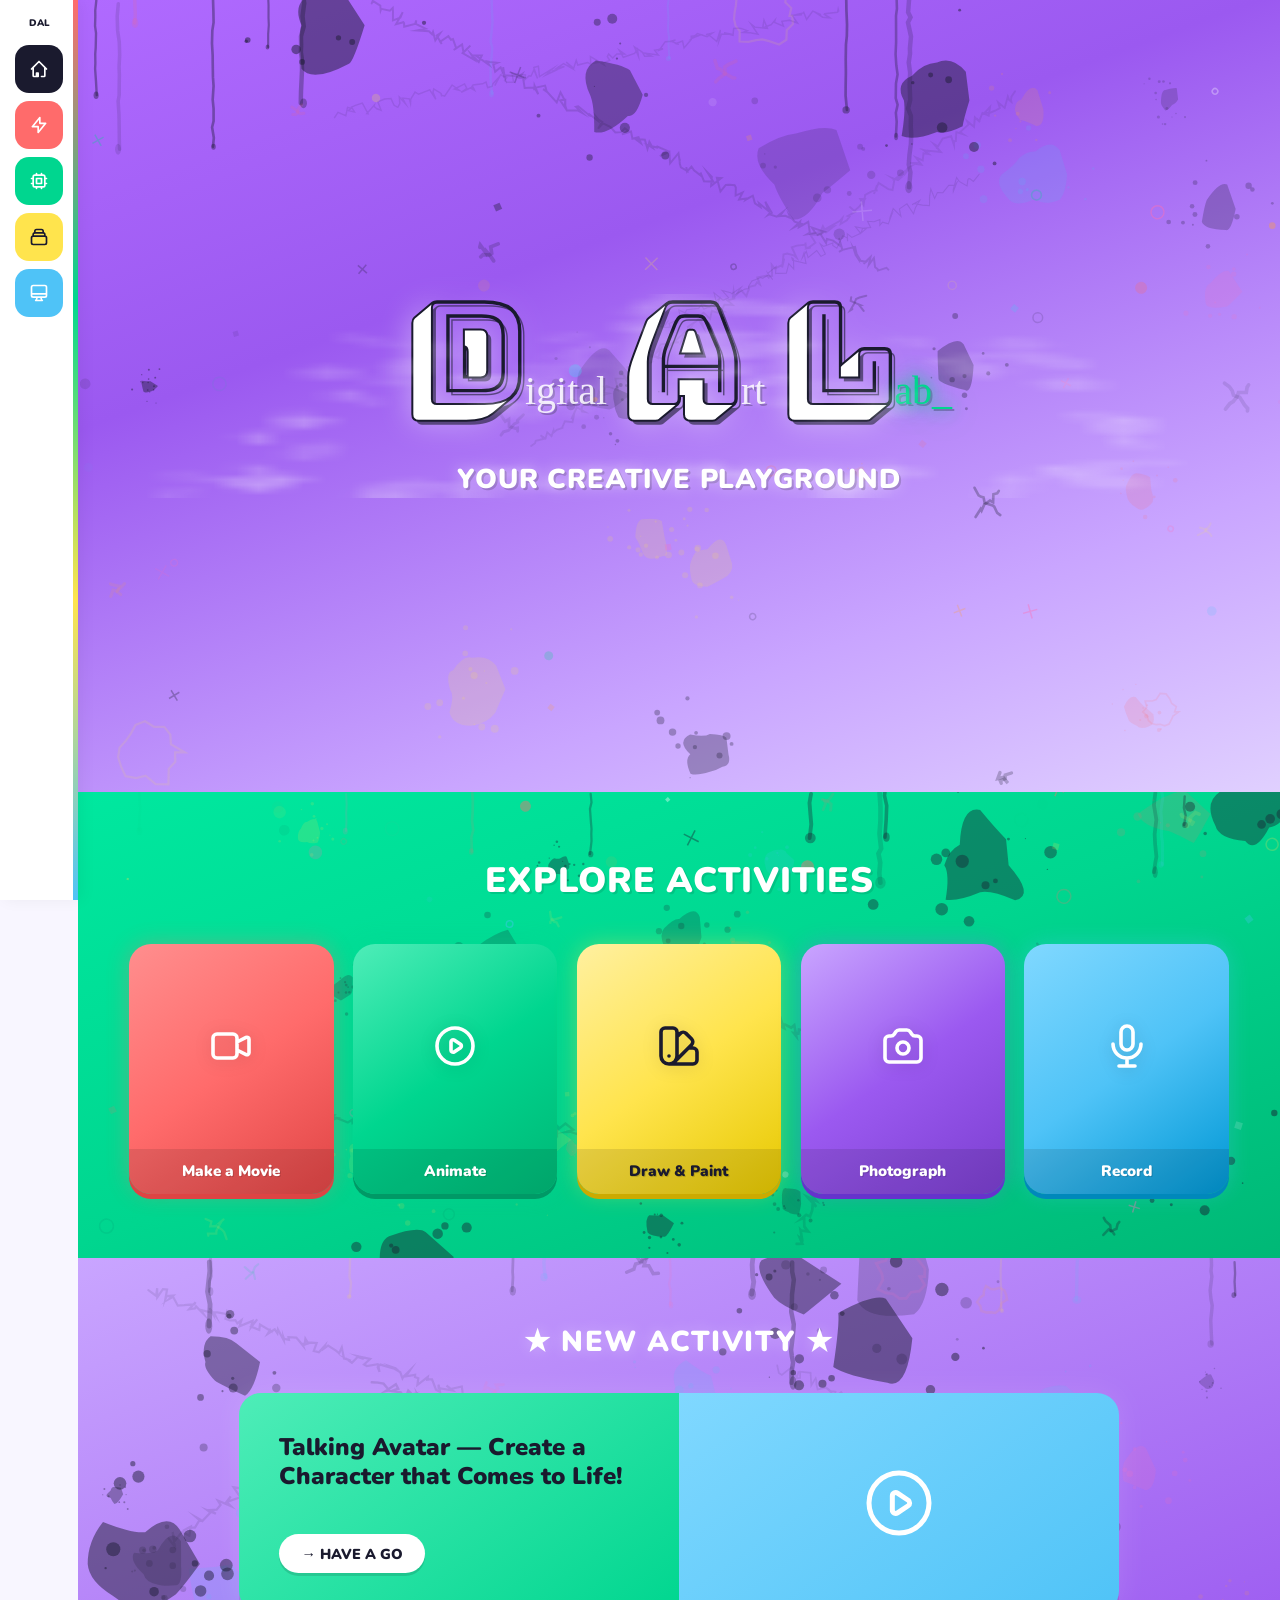
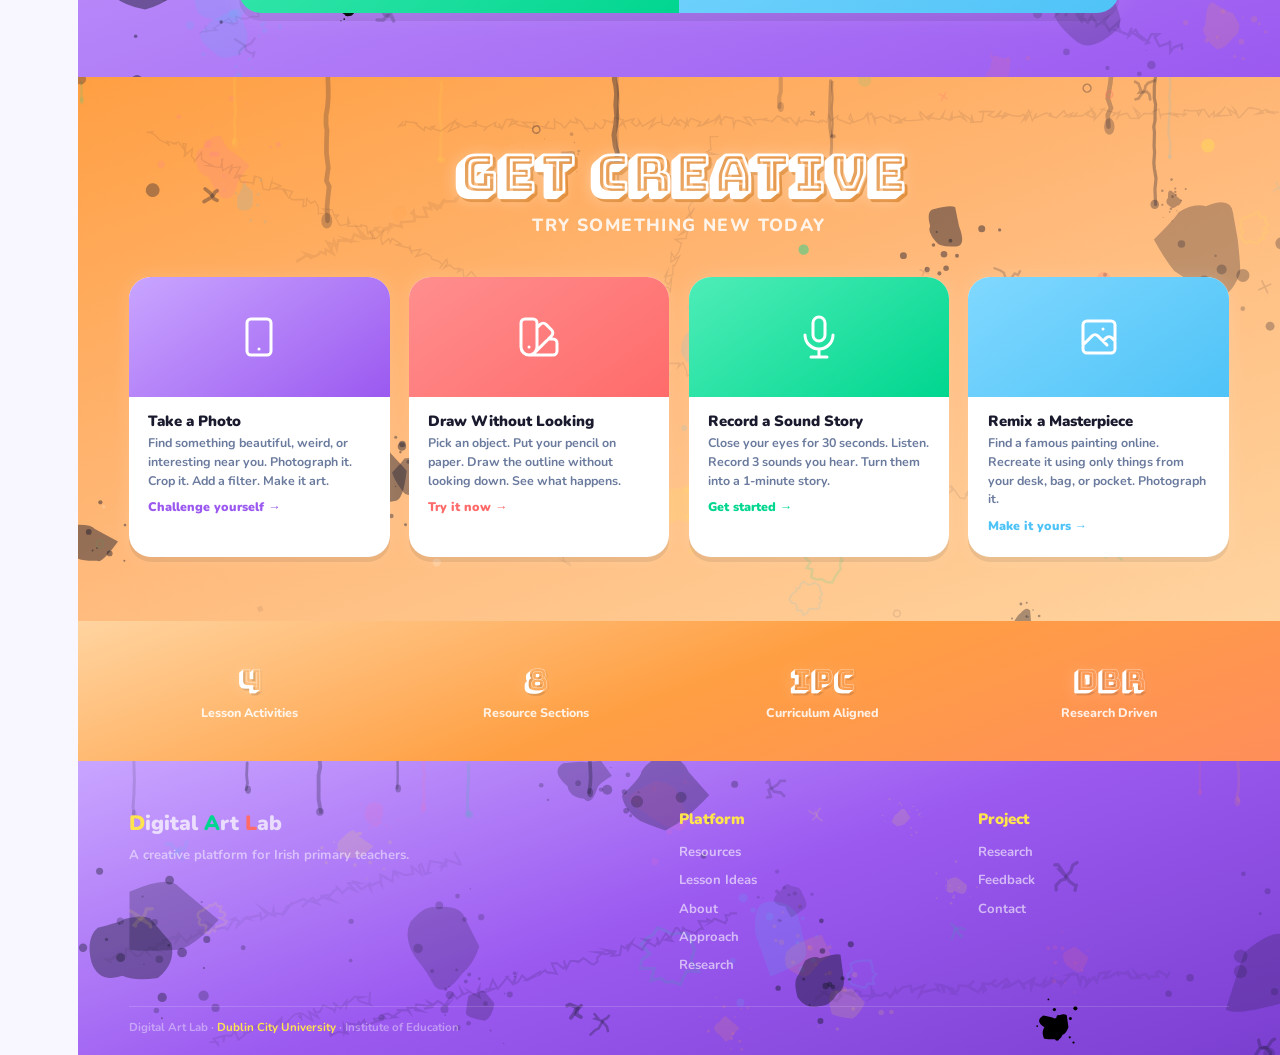
<file: index (9).html>
<!DOCTYPE html>
<html lang="en">
<head>
<meta charset="UTF-8">
<meta name="viewport" content="width=device-width, initial-scale=1.0">
<title>Digital Art Lab</title>
<link href="https://fonts.googleapis.com/css2?family=Nunito:wght@600;700;800;900&family=Bungee+Shade&family=Permanent+Marker&display=swap" rel="stylesheet">
<style>
:root{--coral:#FF6B6B;--green:#00D68F;--yellow:#FFE44D;--purple:#9B59F0;--blue:#4FC3F7;--orange:#FF9F43;--pink:#FF6EB4;--navy:#1A1A2E;--white:#fff}
*{box-sizing:border-box;margin:0;padding:0}
html{scroll-behavior:smooth}
/* ONE FONT for everything: Nunito */
body{font-family:'Nunito',sans-serif;background:#F8F6FF;color:var(--navy);overflow-x:hidden}
a{text-decoration:none;color:inherit}
h1,h2,h3,h4,h5,h6,p,span,div,li,a,button{font-family:'Nunito',sans-serif}

.sidebar{position:fixed;left:0;top:0;bottom:0;width:78px;background:var(--white);z-index:200;display:flex;flex-direction:column;align-items:center;padding:1rem 0;box-shadow:4px 0 15px rgba(0,0,0,.05)}
.sidebar::after{content:'';position:absolute;right:0;top:0;bottom:0;width:5px;background:linear-gradient(180deg,var(--coral),var(--green),var(--yellow),var(--blue))}
.sl{font-size:.6rem;font-weight:900;text-align:center;color:var(--navy);margin-bottom:1rem}
.sn{display:flex;flex-direction:column;align-items:center;gap:.5rem;list-style:none;flex:1}
.sn a{width:48px;height:48px;border-radius:14px;display:flex;align-items:center;justify-content:center;transition:all .2s;position:relative;color:var(--white)}
.sn a:hover{transform:scale(1.1);filter:brightness(1.15)}
.sn a svg{width:20px;height:20px;fill:none;stroke:currentColor;stroke-width:2;stroke-linecap:round;stroke-linejoin:round}
.sn a .t{position:absolute;left:60px;background:var(--navy);color:var(--white);padding:.25rem .6rem;border-radius:6px;font-size:.65rem;font-weight:800;white-space:nowrap;opacity:0;pointer-events:none;transition:all .15s;transform:translateX(-4px);z-index:999}
.sn a:hover .t{opacity:1;transform:translateX(0)}
.s-home{background:var(--navy)}.s-about{background:var(--coral)}.s-approach{background:var(--green)}.s-resources{background:var(--yellow);color:var(--navy)!important}.s-research{background:var(--blue)}
.main{margin-left:78px}

.hero{position:relative;min-height:88vh;display:flex;flex-direction:column;align-items:center;justify-content:center;text-align:center;overflow:hidden;background:linear-gradient(160deg,#B06AFF,#9B59F0 35%,#C9A5FF 75%,#E0D0FF);padding:2rem}
.hero canvas{position:absolute;inset:0;width:100%;height:100%;pointer-events:none}
#hb{z-index:0}#ha{z-index:1}
.hc{position:relative;z-index:2;display:flex;flex-direction:column;align-items:center;width:100%}

/* ONLY the DAL title uses special fonts */
.dal-title{display:flex;align-items:baseline;justify-content:center;flex-wrap:wrap;gap:.05em;margin-bottom:3rem}
.dal-title .big{font-family:'Bungee Shade',cursive;font-size:clamp(4rem,11vw,9rem);color:var(--white);-webkit-text-stroke:2px var(--navy);text-shadow:4px 4px 0 rgba(26,26,46,.6),0 0 30px rgba(255,255,255,.5);line-height:.85}
.dal-title .sm{font-family:'Permanent Marker',cursive;font-size:clamp(1.3rem,3.2vw,2.5rem);color:rgba(255,255,255,.85);text-shadow:0 0 10px rgba(255,255,255,.4),2px 2px 0 rgba(26,26,46,.3);line-height:.85;margin-right:.4em}
.dal-title .smg{font-family:'Permanent Marker',cursive;font-size:clamp(1.3rem,3.2vw,2.5rem);color:var(--green);text-shadow:0 0 15px #00D68F,0 0 30px #00D68Faa,2px 2px 0 rgba(26,26,46,.3);line-height:.85}
.w1{animation:flk1 3s ease-in-out infinite}.w2{animation:flk2 4s ease-in-out infinite .5s}.w3{animation:flk3 3.5s ease-in-out infinite 1s}
@keyframes flk1{0%,18%,22%,100%{opacity:1}20%{opacity:.55}}
@keyframes flk2{0%,45%,48%,52%,55%,100%{opacity:1}46%,53%{opacity:.45}}
@keyframes flk3{0%,70%,73%,100%{opacity:1}71%{opacity:.35}}

/* Everything else = Nunito bold/heavy */
.hero-tagline{font-size:clamp(1.1rem,2.5vw,1.7rem);font-weight:900;color:var(--white);text-shadow:0 0 15px rgba(255,255,255,.5),2px 2px 0 rgba(0,0,0,.2);animation:fu .8s .3s ease both;opacity:0;letter-spacing:.03em}
@keyframes fu{from{opacity:0;transform:translateY(20px)}to{opacity:1;transform:translateY(0)}}
.mini-crown{width:50px;height:38px;margin:0 auto .5rem;opacity:.5}

.cs{background:linear-gradient(160deg,#00E89F,#00D68F,#00B876);padding:4rem 2.5rem;text-align:center;position:relative;overflow:hidden}
.cs canvas{position:absolute;inset:0;width:100%;height:100%;pointer-events:none}
#cb{z-index:0}#ca{z-index:1}
.cs h2{font-size:clamp(1.4rem,3vw,2.2rem);font-weight:900;color:var(--white);margin-bottom:2.5rem;text-shadow:2px 2px 0 rgba(0,0,0,.1);position:relative;z-index:2;letter-spacing:.02em}
.cg{display:grid;grid-template-columns:repeat(5,1fr);gap:1.2rem;max-width:1100px;margin:0 auto;position:relative;z-index:2}
.gc{border-radius:22px;overflow:hidden;transition:all .3s cubic-bezier(.34,1.56,.64,1);cursor:pointer;display:block;animation:tg 3s ease-in-out infinite}
.gc:hover{transform:translateY(-12px) rotate(-2deg) scale(1.05)}
.gv{aspect-ratio:1;display:flex;align-items:center;justify-content:center}
.gv svg{width:48px;height:48px;fill:none;stroke:currentColor;stroke-width:1.8;stroke-linecap:round;stroke-linejoin:round;z-index:1;transition:transform .3s;filter:drop-shadow(0 2px 8px rgba(0,0,0,.15));color:var(--white)}
.gc:hover .gv svg{transform:scale(1.2) rotate(8deg)}
.gl{padding:.8rem;font-size:.95rem;font-weight:900;color:var(--white);text-shadow:1px 1px 0 rgba(0,0,0,.15);background:rgba(0,0,0,.1)}
@keyframes tg{0%,100%{filter:brightness(1)}50%{filter:brightness(1.06)}}
.gc:nth-child(2){animation-delay:.5s}.gc:nth-child(3){animation-delay:1s}.gc:nth-child(4){animation-delay:1.5s}.gc:nth-child(5){animation-delay:2s}
.g1{box-shadow:0 5px 0 #d44,0 0 22px #FF6B6B55;background:linear-gradient(145deg,#FF8E8E,#FF6B6B,#E04545)}.g1:hover{box-shadow:0 12px 0 #d4488,0 0 45px #FF6B6B99}
.g2{box-shadow:0 5px 0 #096,0 0 22px #00D68F55;background:linear-gradient(145deg,#4EEDB8,#00D68F,#00B876)}.g2:hover{box-shadow:0 12px 0 #09688,0 0 45px #00D68F99}
.g3{box-shadow:0 5px 0 #ca0,0 0 22px #FFE44D55;background:linear-gradient(145deg,#FFF0A0,#FFE44D,#E6C800);color:var(--navy)}.g3:hover{box-shadow:0 12px 0 #ca088,0 0 45px #FFE44D99}.g3 .gv svg{color:var(--navy)}.g3 .gl{color:var(--navy)}
.g4{box-shadow:0 5px 0 #63c,0 0 22px #9B59F055;background:linear-gradient(145deg,#C9A5FF,#9B59F0,#7B3FD0)}.g4:hover{box-shadow:0 12px 0 #63c88,0 0 45px #9B59F099}
.g5{box-shadow:0 5px 0 #08b,0 0 22px #4FC3F755;background:linear-gradient(145deg,#80D8FF,#4FC3F7,#0097D4)}.g5:hover{box-shadow:0 12px 0 #08b88,0 0 45px #4FC3F799}

.ft{background:linear-gradient(160deg,#C9A5FF,#9B59F0);padding:4rem 2.5rem;text-align:center;position:relative;overflow:hidden}
.ft canvas{position:absolute;inset:0;width:100%;height:100%;pointer-events:none;z-index:0}
.ft h2{font-size:clamp(1.2rem,2.5vw,1.8rem);font-weight:900;color:var(--white);letter-spacing:.05em;margin-bottom:2rem;text-shadow:0 0 15px rgba(255,255,255,.3);position:relative;z-index:2}
.fc{max-width:880px;margin:0 auto;display:grid;grid-template-columns:1fr 1fr;border-radius:22px;overflow:hidden;box-shadow:0 8px 0 rgba(0,0,0,.08),0 0 30px rgba(255,255,255,.12);position:relative;z-index:2}
.f1{background:linear-gradient(145deg,#4EEDB8,#00D68F);padding:2.5rem;display:flex;flex-direction:column;justify-content:space-between;text-align:left;gap:1.5rem}
.f1 h3{font-size:1.5rem;font-weight:900;color:var(--navy);line-height:1.2}
.f2{background:linear-gradient(145deg,#80D8FF,#4FC3F7);display:flex;align-items:center;justify-content:center;min-height:220px}
.f2 svg{width:80px;height:80px;fill:none;stroke:white;stroke-width:1.5;stroke-linecap:round;animation:ef 3s ease-in-out infinite}
@keyframes ef{0%,100%{transform:translateY(0) rotate(0)}50%{transform:translateY(-12px) rotate(3deg)}}
.hago{display:inline-flex;align-items:center;gap:.5rem;padding:.6rem 1.4rem;background:var(--white);color:var(--navy);border-radius:50px;font-size:.9rem;font-weight:900;box-shadow:0 3px 0 rgba(0,0,0,.12);transition:all .2s;border:none;cursor:pointer;width:fit-content}
.hago:hover{transform:translateY(-2px)}

.ls{background:linear-gradient(160deg,var(--orange),#FFB97A,#FFD4A0);padding:4rem 2.5rem;text-align:center;position:relative;overflow:hidden}
.ls canvas{position:absolute;inset:0;width:100%;height:100%;pointer-events:none}
#lb{z-index:0}#la{z-index:1}
.ls h2{font-family:'Bungee Shade',cursive;font-size:clamp(1.8rem,4.5vw,3.2rem);color:var(--white);text-shadow:0 0 15px rgba(255,255,255,.4),3px 3px 0 #E08830;margin-bottom:.3rem;position:relative;z-index:2}
.ls p.sub{font-size:clamp(.85rem,1.5vw,1.1rem);font-weight:800;color:rgba(255,255,255,.85);letter-spacing:.08em;margin-bottom:2.5rem;position:relative;z-index:2}
.lg{display:grid;grid-template-columns:repeat(4,1fr);gap:1.2rem;max-width:1100px;margin:0 auto;position:relative;z-index:2}
.lc{background:var(--white);border-radius:22px;overflow:hidden;transition:all .3s cubic-bezier(.34,1.56,.64,1);cursor:pointer;display:block;box-shadow:0 5px 0 rgba(0,0,0,.08),0 0 20px rgba(255,255,255,.15)}
.lc:hover{transform:translateY(-10px) scale(1.03);box-shadow:0 12px 0 rgba(0,0,0,.06),0 0 35px rgba(255,255,255,.25)}
.lt{height:120px;display:flex;align-items:center;justify-content:center}
.lt svg{width:48px;height:48px;fill:none;stroke:white;stroke-width:1.5;stroke-linecap:round;stroke-linejoin:round;transition:transform .3s}
.lc:hover .lt svg{transform:scale(1.15) rotate(-6deg)}
.lc:nth-child(1) .lt{background:linear-gradient(145deg,#4EEDB8,var(--green))}.lc:nth-child(2) .lt{background:linear-gradient(145deg,#FF8E8E,var(--coral))}.lc:nth-child(3) .lt{background:linear-gradient(145deg,#80D8FF,var(--blue))}.lc:nth-child(4) .lt{background:linear-gradient(145deg,#C9A5FF,var(--purple))}
.lbd{padding:1rem 1.2rem 1.3rem;text-align:left}
.la{display:inline-block;padding:.2rem .7rem;border-radius:50px;font-size:.65rem;font-weight:900;background:var(--yellow);color:var(--navy);margin-bottom:.4rem}
.lbd h4{font-size:.93rem;font-weight:900;color:var(--navy);margin-bottom:.2rem;line-height:1.2}
.lbd p{font-size:.78rem;line-height:1.5;color:#6B7B9E;font-weight:700}
.lbd span{display:inline-block;margin-top:.5rem;font-weight:900;font-size:.78rem;color:var(--coral)}

.sb{background:linear-gradient(160deg,#FFD4A0,var(--orange),#FF8E5A);padding:2.5rem;display:grid;grid-template-columns:repeat(4,1fr);gap:1.5rem;text-align:center}
.sb div span:first-child{font-family:'Bungee Shade',cursive;font-size:1.8rem;color:var(--white);text-shadow:2px 2px 0 rgba(0,0,0,.12),0 0 15px rgba(255,255,255,.3);display:block}
.sb div span:last-child{font-size:.78rem;color:rgba(255,255,255,.85);font-weight:800;margin-top:.3rem;display:block}

footer{background:linear-gradient(160deg,#C9A5FF,#9B59F0,#7B3FD0);color:var(--white);padding:3rem 2.5rem 1.2rem;position:relative;overflow:hidden}
footer canvas{position:absolute;inset:0;width:100%;height:100%;pointer-events:none;z-index:0}
.fg{display:grid;grid-template-columns:2fr 1fr 1fr;gap:3rem;max-width:1100px;margin:0 auto 1.5rem;position:relative;z-index:1}
.fg h4{font-weight:900;color:var(--yellow);margin-bottom:.7rem;font-size:.95rem}
.fg ul{list-style:none}.fg li{margin-bottom:.4rem}.fg a{font-size:.82rem;color:rgba(255,255,255,.6);font-weight:700;transition:color .2s}.fg a:hover{color:var(--yellow)}
.fb{border-top:1px solid rgba(255,255,255,.15);padding-top:.8rem;display:flex;justify-content:space-between;flex-wrap:wrap;gap:.5rem;max-width:1100px;margin:0 auto;font-size:.72rem;color:rgba(255,255,255,.4);font-weight:700;position:relative;z-index:1}.fb a{color:var(--yellow)}

@media(max-width:900px){.sidebar{width:56px}.sn a{width:38px;height:38px}.main{margin-left:56px}.cg{grid-template-columns:repeat(3,1fr)}.lg{grid-template-columns:1fr 1fr}.fc{grid-template-columns:1fr}.sb{grid-template-columns:1fr 1fr}.fg{grid-template-columns:1fr}.dal-title .big{font-size:clamp(3rem,9vw,6rem)}}
@media(max-width:600px){.sidebar{display:none}.main{margin-left:0}.cg{grid-template-columns:1fr 1fr}.lg{grid-template-columns:1fr}}
</style>
</head>
<body>
<aside class="sidebar"><div class="sl">DAL</div>
<ul class="sn">
<li><a href="index.html" class="s-home"><svg viewBox="0 0 24 24"><path d="M3 12l2-2m0 0l7-7 7 7M5 10v10a1 1 0 001 1h3m10-11l2 2m-2-2v10a1 1 0 01-1 1h-3m-4 0h-2v-4h2v4z"/></svg><span class="t">Home</span></a></li>
<li><a href="about.html" class="s-about"><svg viewBox="0 0 24 24"><path d="M13 10V3L4 14h7v7l9-11h-7z"/></svg><span class="t">About</span></a></li>
<li><a href="approach.html" class="s-approach"><svg viewBox="0 0 24 24"><path d="M9 3v2m6-2v2M9 19v2m6-2v2M5 9H3m2 6H3m18-6h-2m2 6h-2M7 19h10a2 2 0 002-2V7a2 2 0 00-2-2H7a2 2 0 00-2 2v10a2 2 0 002 2zM9 9h6v6H9V9z"/></svg><span class="t">Approach</span></a></li>
<li><a href="resources.html" class="s-resources"><svg viewBox="0 0 24 24"><path d="M19 11H5m14 0a2 2 0 012 2v6a2 2 0 01-2 2H5a2 2 0 01-2-2v-6a2 2 0 012-2m14 0V9a2 2 0 00-2-2M5 11V9a2 2 0 012-2m0 0V5a2 2 0 012-2h6a2 2 0 012 2v2M7 7h10"/></svg><span class="t">Resources</span></a></li>
<li><a href="research.html" class="s-research"><svg viewBox="0 0 24 24"><path d="M9.75 17L9 20l-1 1h8l-1-1-.75-3M3 13h18M5 17h14a2 2 0 002-2V5a2 2 0 00-2-2H5a2 2 0 00-2 2v10a2 2 0 002 2z"/></svg><span class="t">Research</span></a></li>
</ul></aside>
<div class="main">
<section class="hero"><canvas id="hb"></canvas><canvas id="ha"></canvas>
<div class="hc">
<canvas class="mini-crown" id="mc"></canvas>
<div class="dal-title"><span class="w1"><span class="big">D</span><span class="sm">igital</span></span><span class="w2"><span class="big">A</span><span class="sm">rt</span></span><span class="w3"><span class="big">L</span><span class="smg">ab_</span></span></div>
<p class="hero-tagline">YOUR CREATIVE PLAYGROUND</p>
</div></section>
<section class="cs"><canvas id="cb"></canvas><canvas id="ca"></canvas>
<h2>EXPLORE ACTIVITIES</h2>
<div class="cg">
<div class="gc g1" style="cursor:default"><div class="gv"><svg viewBox="0 0 24 24"><path d="M15 10l4.553-2.276A1 1 0 0121 8.618v6.764a1 1 0 01-1.447.894L15 14M5 18h8a2 2 0 002-2V8a2 2 0 00-2-2H5a2 2 0 00-2 2v8a2 2 0 002 2z"/></svg></div><div class="gl">Make a Movie</div></a></div>
<div class="gc g2" style="cursor:default"><div class="gv"><svg viewBox="0 0 24 24"><path d="M14.752 11.168l-3.197-2.132A1 1 0 0010 9.87v4.263a1 1 0 001.555.832l3.197-2.132a1 1 0 000-1.664z"/><path d="M21 12a9 9 0 11-18 0 9 9 0 0118 0z"/></svg></div><div class="gl">Animate</div></div>
<div class="gc g3" style="cursor:default"><div class="gv"><svg viewBox="0 0 24 24" style="color:var(--navy)"><path d="M7 21a4 4 0 01-4-4V5a2 2 0 012-2h4a2 2 0 012 2v12a4 4 0 01-4 4zm0 0h12a2 2 0 002-2v-4a2 2 0 00-2-2h-2.343M11 7.343l1.657-1.657a2 2 0 012.828 0l2.829 2.829a2 2 0 010 2.828l-8.486 8.485M7 17h.01"/></svg></div><div class="gl">Draw &amp; Paint</div></div>
<div class="gc g4" style="cursor:default"><div class="gv"><svg viewBox="0 0 24 24"><path d="M3 9a2 2 0 012-2h.93a2 2 0 001.664-.89l.812-1.22A2 2 0 0110.07 4h3.86a2 2 0 011.664.89l.812 1.22A2 2 0 0018.07 7H19a2 2 0 012 2v9a2 2 0 01-2 2H5a2 2 0 01-2-2V9z"/><path d="M15 13a3 3 0 11-6 0 3 3 0 016 0z"/></svg></div><div class="gl">Photograph</div></div>
<div class="gc g5" style="cursor:default"><div class="gv"><svg viewBox="0 0 24 24"><path d="M19 11a7 7 0 01-7 7m0 0a7 7 0 01-7-7m7 7v4m0 0H8m4 0h4m-4-8a3 3 0 01-3-3V5a3 3 0 116 0v6a3 3 0 01-3 3z"/></svg></div><div class="gl">Record</div></div>
</div></section>
<section class="ft"><canvas id="fb2"></canvas>
<h2>★ NEW ACTIVITY ★</h2>
<div class="fc"><div class="f1"><h3>Talking Avatar — Create a Character that Comes to Life!</h3><a href="talking-avatar.html" class="hago">→ HAVE A GO</a></div><div class="f2"><svg viewBox="0 0 24 24"><path d="M14.752 11.168l-3.197-2.132A1 1 0 0010 9.87v4.263a1 1 0 001.555.832l3.197-2.132a1 1 0 000-1.664z"/><path d="M21 12a9 9 0 11-18 0 9 9 0 0118 0z"/></svg></div></div></section>
<section class="ls"><canvas id="lb"></canvas><canvas id="la"></canvas>
<h2>GET CREATIVE</h2><p class="sub">TRY SOMETHING NEW TODAY</p>
<div class="lg">
<div class="lc" style="cursor:default"><div class="lt" style="background:linear-gradient(145deg,#C9A5FF,var(--purple))"><svg viewBox="0 0 24 24" style="width:48px;height:48px;fill:none;stroke:white;stroke-width:1.5;stroke-linecap:round"><path d="M12 18h.01M8 21h8a2 2 0 002-2V5a2 2 0 00-2-2H8a2 2 0 00-2 2v14a2 2 0 002 2z"/></svg></div><div class="lbd"><h4>Take a Photo</h4><p>Find something beautiful, weird, or interesting near you. Photograph it. Crop it. Add a filter. Make it art.</p><span style="color:var(--purple)">Challenge yourself →</span></div></div>
<div class="lc" style="cursor:default"><div class="lt" style="background:linear-gradient(145deg,#FF8E8E,var(--coral))"><svg viewBox="0 0 24 24" style="width:48px;height:48px;fill:none;stroke:white;stroke-width:1.5;stroke-linecap:round"><path d="M7 21a4 4 0 01-4-4V5a2 2 0 012-2h4a2 2 0 012 2v12a4 4 0 01-4 4zm0 0h12a2 2 0 002-2v-4a2 2 0 00-2-2h-2.343M11 7.343l1.657-1.657a2 2 0 012.828 0l2.829 2.829a2 2 0 010 2.828l-8.486 8.485M7 17h.01"/></svg></div><div class="lbd"><h4>Draw Without Looking</h4><p>Pick an object. Put your pencil on paper. Draw the outline without looking down. See what happens.</p><span style="color:var(--coral)">Try it now →</span></div></div>
<div class="lc" style="cursor:default"><div class="lt" style="background:linear-gradient(145deg,#4EEDB8,var(--green))"><svg viewBox="0 0 24 24" style="width:48px;height:48px;fill:none;stroke:white;stroke-width:1.5;stroke-linecap:round"><path d="M19 11a7 7 0 01-7 7m0 0a7 7 0 01-7-7m7 7v4m0 0H8m4 0h4m-4-8a3 3 0 01-3-3V5a3 3 0 116 0v6a3 3 0 01-3 3z"/></svg></div><div class="lbd"><h4>Record a Sound Story</h4><p>Close your eyes for 30 seconds. Listen. Record 3 sounds you hear. Turn them into a 1-minute story.</p><span style="color:var(--green)">Get started →</span></div></div>
<div class="lc" style="cursor:default"><div class="lt" style="background:linear-gradient(145deg,#80D8FF,var(--blue))"><svg viewBox="0 0 24 24" style="width:48px;height:48px;fill:none;stroke:white;stroke-width:1.5;stroke-linecap:round"><path d="M4 16l4.586-4.586a2 2 0 012.828 0L16 16m-2-2l1.586-1.586a2 2 0 012.828 0L20 14m-6-6h.01M6 20h12a2 2 0 002-2V6a2 2 0 00-2-2H6a2 2 0 00-2 2v12a2 2 0 002 2z"/></svg></div><div class="lbd"><h4>Remix a Masterpiece</h4><p>Find a famous painting online. Recreate it using only things from your desk, bag, or pocket. Photograph it.</p><span style="color:var(--blue)">Make it yours →</span></div></div>
</div></section>
<div class="sb"><div><span>4</span><span>Lesson Activities</span></div><div><span>8</span><span>Resource Sections</span></div><div><span>IPC</span><span>Curriculum Aligned</span></div><div><span>DBR</span><span>Research Driven</span></div></div>
<footer><canvas id="ftBg"></canvas>
<div class="fg"><div><div style="font-size:1.3rem;font-weight:900;margin-bottom:.5rem"><span style="color:var(--yellow)">D</span><span style="color:rgba(255,255,255,.7)">igital </span><span style="color:var(--green)">A</span><span style="color:rgba(255,255,255,.7)">rt </span><span style="color:var(--coral)">L</span><span style="color:rgba(255,255,255,.7)">ab</span></div><p style="font-size:.82rem;line-height:1.6;color:rgba(255,255,255,.5);font-weight:700">A creative platform for Irish primary teachers.</p></div><div><h4>Platform</h4><ul><li><a href="resources.html">Resources</a></li><li><a href="talking-avatar.html">Lesson Ideas</a></li><li><a href="about.html">About</a></li><li><a href="approach.html">Approach</a></li><li><a href="research.html">Research</a></li></ul></div><div><h4>Project</h4><ul><li><a href="research.html">Research</a></li><li><a href="#">Feedback</a></li><li><a href="#">Contact</a></li></ul></div></div><div class="fb"><p>Digital Art Lab · <a href="https://www.dcu.ie" target="_blank">Dublin City University</a> · Institute of Education</p></div></footer>
</div>
<script>
const r=(a,b)=>Math.random()*(b-a)+a,p=a=>a[Math.floor(Math.random()*a.length)];
// Splatter with spray
function sp(c,x,y,cl,sz){c.fillStyle=cl;const n=Math.floor(r(5,9));c.beginPath();for(let i=0;i<n;i++){const a=i/n*Math.PI*2,R=sz*(.5+r(0,.6)),px=x+Math.cos(a)*R,py=y+Math.sin(a)*R;i===0?c.moveTo(px,py):c.quadraticCurveTo(x+Math.cos(a-.3)*R*r(.8,1.4),y+Math.sin(a-.3)*R*r(.8,1.4),px,py);}c.closePath();c.fill();for(let i=0;i<r(8,20);i++){const a=r(0,Math.PI*2),d=r(sz*.3,sz*2.2),dr=r(.5,sz*.13);c.beginPath();c.arc(x+Math.cos(a)*d,y+Math.sin(a)*d,dr,0,Math.PI*2);c.fill();}}
// Drip
function drip(c,x,sy,cl,ln,w){c.strokeStyle=cl;c.fillStyle=cl;c.lineWidth=w;c.lineCap='round';c.beginPath();c.moveTo(x,sy);let cy=sy;while(cy<sy+ln){cy+=r(5,15);c.lineTo(x+r(-w*.4,w*.4),cy);}c.stroke();c.beginPath();c.ellipse(x+r(-1,1),cy,w*r(.7,1.4),w*r(1,1.8),0,0,Math.PI*2);c.fill();}
// Wobbly circle
function wc(c,x,y,R,cl,lw){c.strokeStyle=cl;c.lineWidth=lw;c.beginPath();const n=Math.floor(r(18,30));for(let i=0;i<=n;i++){const a=i/n*Math.PI*2,rr=R+r(-R*.25,R*.25);i===0?c.moveTo(x+Math.cos(a)*rr,y+Math.sin(a)*rr):c.lineTo(x+Math.cos(a)*rr,y+Math.sin(a)*rr);}c.closePath();c.stroke();}
// Sketchy X
function sx(c,x,y,s,cl){c.strokeStyle=cl;c.lineWidth=r(2,4);c.lineCap='round';const j=3;let st=Math.max(4,s/1.5);c.beginPath();c.moveTo(x-s+r(-j,j),y-s+r(-j,j));for(let i=1;i<=st;i++){const t=i/st;c.lineTo(x-s+2*s*t+r(-j,j),y-s+2*s*t+r(-j,j));}c.stroke();c.beginPath();c.moveTo(x+s+r(-j,j),y-s+r(-j,j));for(let i=1;i<=st;i++){const t=i/st;c.lineTo(x+s-2*s*t+r(-j,j),y-s+2*s*t+r(-j,j));}c.stroke();}

// PAINT SECTION — with LOTS of black
function ps(id){
  const cv=document.getElementById(id);if(!cv)return;
  const sc=cv.parentElement;cv.width=sc.offsetWidth;cv.height=sc.offsetHeight;
  const c=cv.getContext('2d'),W=cv.width,H=cv.height;
  const colorful=['#FFE44D','#FF6B6B','#00D68F','#FF6EB4','#FF9F43','#4FC3F7','#fff'];
  // Coloured splatters
  for(let i=0;i<r(6,12);i++)sp(c,r(0,W),r(0,H),p(colorful)+'25',r(6,40));
  // BLACK splatters — bigger, more opaque, more of them
  for(let i=0;i<r(8,18);i++)sp(c,r(0,W),r(0,H),'rgba(26,26,46,'+r(.15,.5)+')',r(8,55));
  // BLACK drips from top
  for(let i=0;i<r(4,10);i++)drip(c,r(0,W),r(-10,5),'rgba(26,26,46,'+r(.12,.4)+')',r(20,H*.3),r(2,5));
  // Coloured drips
  for(let i=0;i<r(2,5);i++)drip(c,r(0,W),r(-5,5),p(colorful)+'22',r(15,H*.15),r(2,3.5));
  // Wobbly circles
  for(let i=0;i<r(2,5);i++)wc(c,r(0,W),r(0,H),r(10,35),p(colorful)+'22',r(1.5,3));
  // Black X marks
  for(let i=0;i<r(3,8);i++)sx(c,r(0,W),r(0,H),r(5,14),'rgba(26,26,46,'+r(.1,.35)+')');
  // Coloured X marks
  for(let i=0;i<r(2,4);i++)sx(c,r(0,W),r(0,H),r(4,10),p(colorful)+'20');
  // Scratchy lines
  for(let i=0;i<r(2,5);i++){c.strokeStyle='rgba(26,26,46,'+r(.05,.15)+')';c.lineWidth=r(1,3);c.lineCap='round';const x1=r(0,W),y1=r(0,H),x2=r(0,W),y2=r(0,H);const s=Math.max(6,Math.hypot(x2-x1,y2-y1)/3);c.beginPath();c.moveTo(x1,y1);for(let j=1;j<=s;j++){const t=j/s;c.lineTo(x1+(x2-x1)*t+r(-6,6),y1+(y2-y1)*t+r(-6,6));}c.stroke();}
}

// Mini crown
function paintMiniCrown(){const cv=document.getElementById('mc');if(!cv)return;cv.width=50;cv.height=38;const c=cv.getContext('2d');function bs(x1,y1,x2,y2,col,w){const len=Math.hypot(x2-x1,y2-y1);const steps=Math.max(8,len/2);for(let i=0;i<steps;i++){const t=i/steps;if(Math.random()<.12)continue;c.globalAlpha=r(.3,.7);c.fillStyle=col;c.beginPath();c.ellipse(x1+(x2-x1)*t+r(-3,3),y1+(y2-y1)*t+r(-3,3),w*r(.3,1),w*r(.2,.6),r(0,Math.PI),0,Math.PI*2);c.fill();}c.globalAlpha=1;}[[5,35,12,8],[12,8,18,22],[18,22,25,3],[25,3,32,22],[32,22,38,8],[38,8,45,35],[5,35,45,35]].forEach(s=>bs(s[0],s[1],s[2],s[3],'rgba(255,255,255,.6)',r(2,3.5)));}

// Animated particles
const PC=['#FFE44D','#FF6B6B','#00D68F','#FF6EB4','#FF9F43','#4FC3F7','#fff','#1A1A2E','#1A1A2E'];
class Pt{constructor(W,H){this.rs(W,H);this.y=r(0,H);}rs(W,H){this.x=r(0,W);this.y=H+r(10,50);this.R=r(2,7);this.vx=r(-.3,.3);this.vy=r(-.7,-.12);this.c=p(PC);this.a=r(.08,.4);this.pu=r(.02,.05);this.ph=r(0,Math.PI*2);this.ro=r(0,Math.PI*2);this.rv=r(-.02,.02);this.sh=Math.floor(r(0,4));}u(W,H){this.x+=this.vx;this.y+=this.vy;this.ph+=this.pu;this.ro+=this.rv;this.a=r(.08,.35)+Math.sin(this.ph)*.12;if(this.y<-20||this.x<-20||this.x>W+20)this.rs(W,H);}d(c){c.save();c.translate(this.x,this.y);c.rotate(this.ro);c.globalAlpha=Math.max(0,this.a);if(this.sh===0){c.beginPath();c.arc(0,0,this.R,0,Math.PI*2);c.fillStyle=this.c;c.fill();}else if(this.sh===1){c.strokeStyle=this.c;c.lineWidth=1.5;c.beginPath();c.moveTo(-this.R,-this.R);c.lineTo(this.R,this.R);c.moveTo(this.R,-this.R);c.lineTo(-this.R,this.R);c.stroke();}else if(this.sh===2){c.fillStyle=this.c;c.fillRect(-this.R/2,-this.R/2,this.R,this.R);}else{c.beginPath();c.arc(0,0,this.R,0,Math.PI*2);c.strokeStyle=this.c;c.lineWidth=1.5;c.stroke();}c.restore();}}
function ia(id){const cv=document.getElementById(id);if(!cv)return;const sc=cv.parentElement;cv.width=sc.offsetWidth;cv.height=sc.offsetHeight;const c=cv.getContext('2d'),W=cv.width,H=cv.height;const pts=[];for(let i=0;i<40;i++)pts.push(new Pt(W,H));(function lp(){c.clearRect(0,0,W,H);pts.forEach(q=>{q.u(W,H);q.d(c);});requestAnimationFrame(lp);})();}

function init(){ps('hb');paintMiniCrown();ps('cb');ps('fb2');ps('lb');ps('ftBg');ia('ha');ia('ca');ia('la');}
window.addEventListener('load',init);
window.addEventListener('resize',()=>{clearTimeout(window._rt);window._rt=setTimeout(init,250);});
</script>
</body>
</html>
</file>
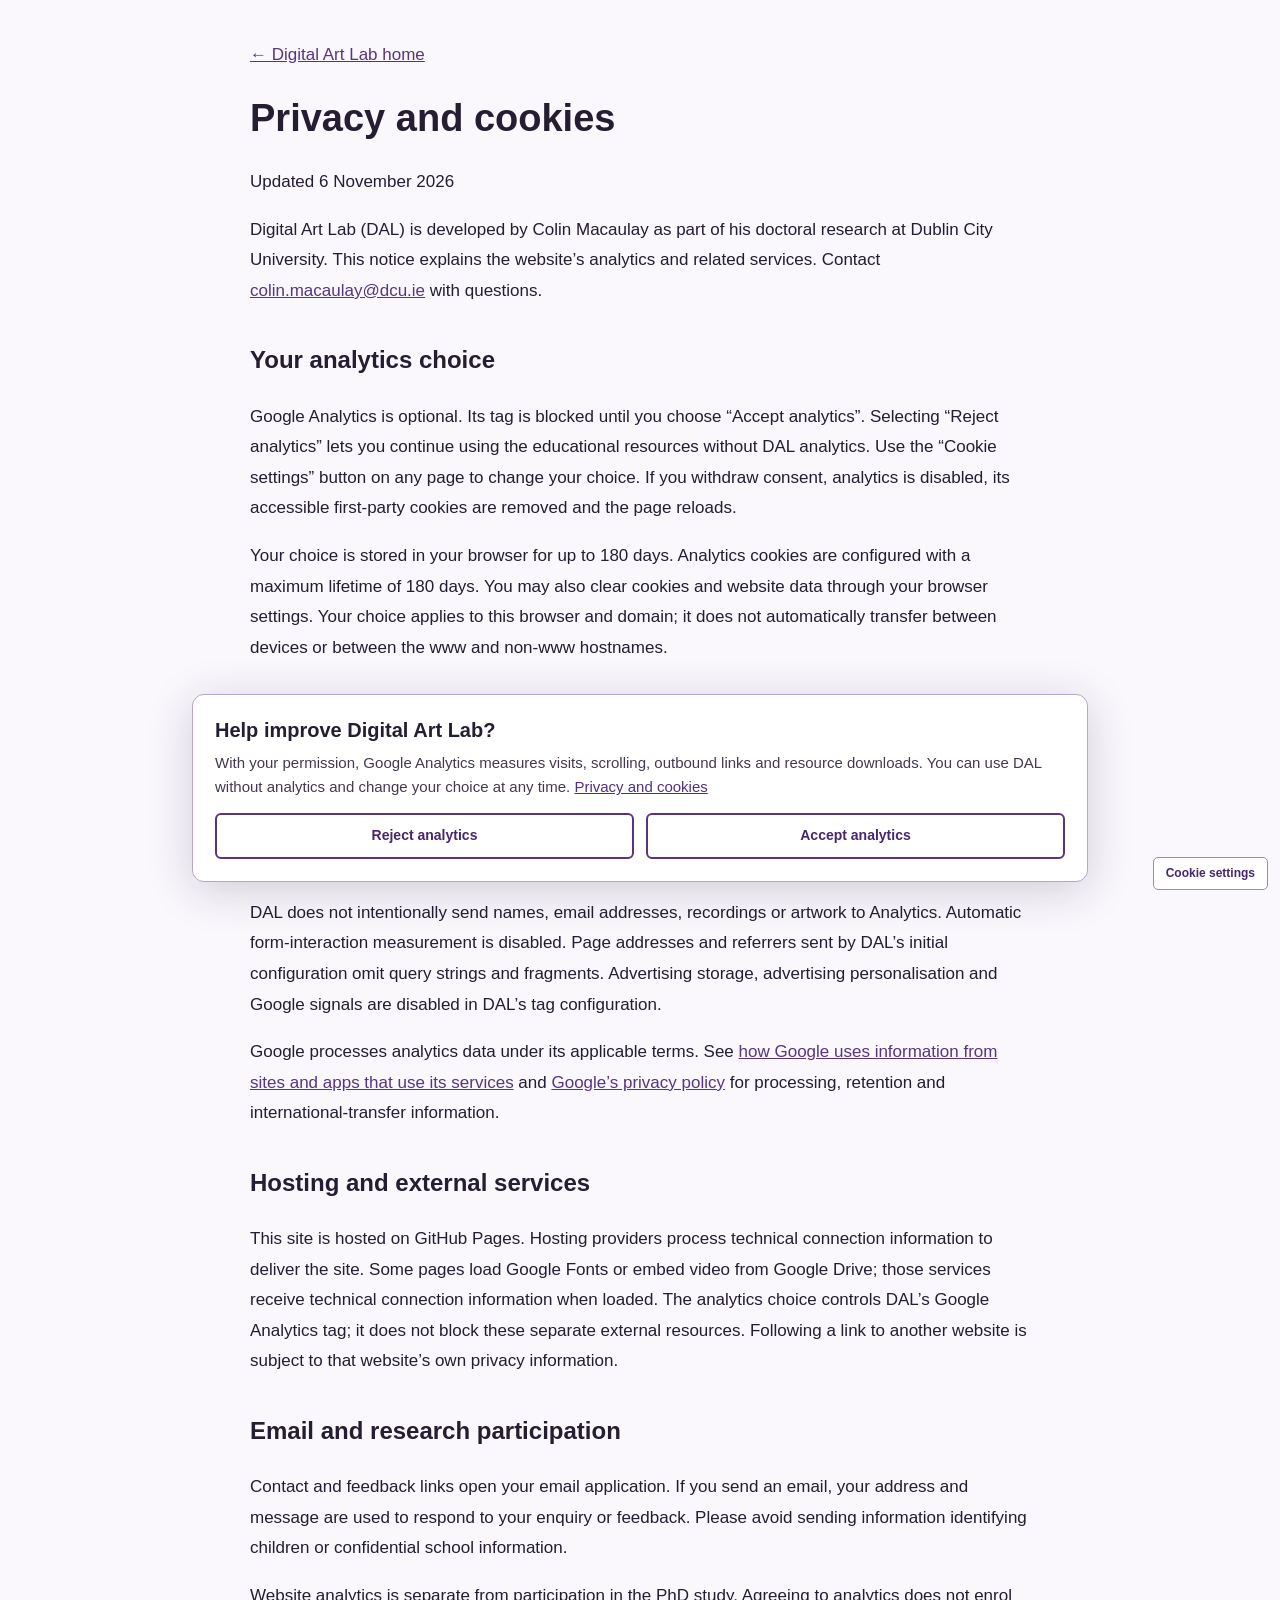
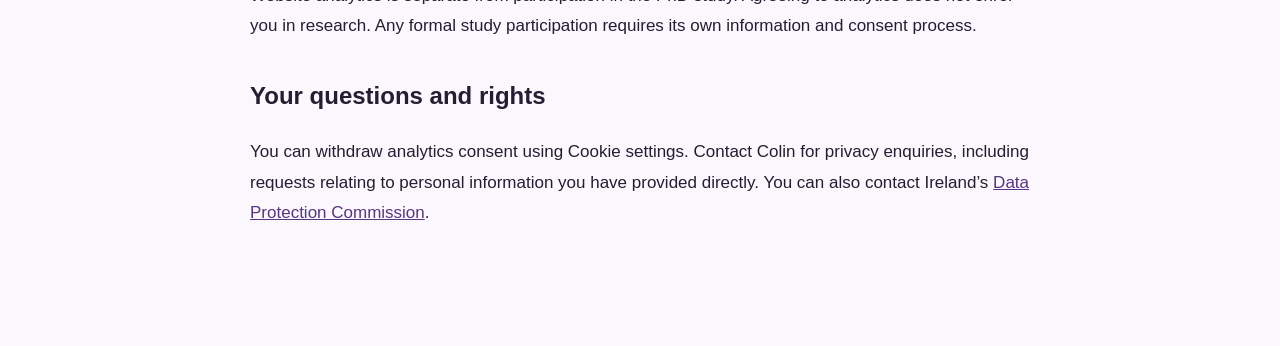
<file: privacy.html>
<!doctype html><html lang="en"><head><meta charset="utf-8"><meta name="viewport" content="width=device-width,initial-scale=1"><title>Privacy and Cookies | Digital Art Lab</title><meta name="description" content="How Digital Art Lab uses optional Google Analytics, how to change your cookie choice, and how to contact Colin Macaulay."><link rel="canonical" href="https://www.digitalartlab.ie/privacy.html"><style>body{margin:0;background:#faf8fd;color:#251d32;font:17px/1.8 Arial,sans-serif}main{max-width:780px;margin:auto;padding:40px 24px 100px}h1{font-size:38px;line-height:1.2}h2{font-size:24px;margin-top:32px}a{color:#583580}li{margin:10px 0}</style><script src="analytics-consent.js" defer></script></head><body><main><a href="index.html">← Digital Art Lab home</a><h1>Privacy and cookies</h1><p>Updated 6 November 2026</p><p>Digital Art Lab (DAL) is developed by Colin Macaulay as part of his doctoral research at Dublin City University. This notice explains the website’s analytics and related services. Contact <a href="mailto:colin.macaulay@dcu.ie">colin.macaulay@dcu.ie</a> with questions.</p><h2>Your analytics choice</h2><p>Google Analytics is optional. Its tag is blocked until you choose “Accept analytics”. Selecting “Reject analytics” lets you continue using the educational resources without DAL analytics. Use the “Cookie settings” button on any page to change your choice. If you withdraw consent, analytics is disabled, its accessible first-party cookies are removed and the page reloads.</p><p>Your choice is stored in your browser for up to 180 days. Analytics cookies are configured with a maximum lifetime of 180 days. You may also clear cookies and website data through your browser settings. Your choice applies to this browser and domain; it does not automatically transfer between devices or between the www and non-www hostnames.</p><h2>What analytics measures</h2><p>For consenting visitors, Google Analytics helps understand which pages and resources are useful. It measures page views, scrolling, outbound link clicks, file-download clicks and related engagement and technical information such as device/browser type and approximate location. A download click does not prove that a resource was used in a classroom.</p><p>DAL does not intentionally send names, email addresses, recordings or artwork to Analytics. Automatic form-interaction measurement is disabled. Page addresses and referrers sent by DAL’s initial configuration omit query strings and fragments. Advertising storage, advertising personalisation and Google signals are disabled in DAL’s tag configuration.</p><p>Google processes analytics data under its applicable terms. See <a href="https://policies.google.com/technologies/partner-sites" rel="noopener" target="_blank">how Google uses information from sites and apps that use its services</a> and <a href="https://policies.google.com/privacy" rel="noopener" target="_blank">Google’s privacy policy</a> for processing, retention and international-transfer information.</p><h2>Hosting and external services</h2><p>This site is hosted on GitHub Pages. Hosting providers process technical connection information to deliver the site. Some pages load Google Fonts or embed video from Google Drive; those services receive technical connection information when loaded. The analytics choice controls DAL’s Google Analytics tag; it does not block these separate external resources. Following a link to another website is subject to that website’s own privacy information.</p><h2>Email and research participation</h2><p>Contact and feedback links open your email application. If you send an email, your address and message are used to respond to your enquiry or feedback. Please avoid sending information identifying children or confidential school information.</p><p>Website analytics is separate from participation in the PhD study. Agreeing to analytics does not enrol you in research. Any formal study participation requires its own information and consent process.</p><h2>Your questions and rights</h2><p>You can withdraw analytics consent using Cookie settings. Contact Colin for privacy enquiries, including requests relating to personal information you have provided directly. You can also contact Ireland’s <a href="https://www.dataprotection.ie/" rel="noopener" target="_blank">Data Protection Commission</a>.</p></main></body></html>
</file>
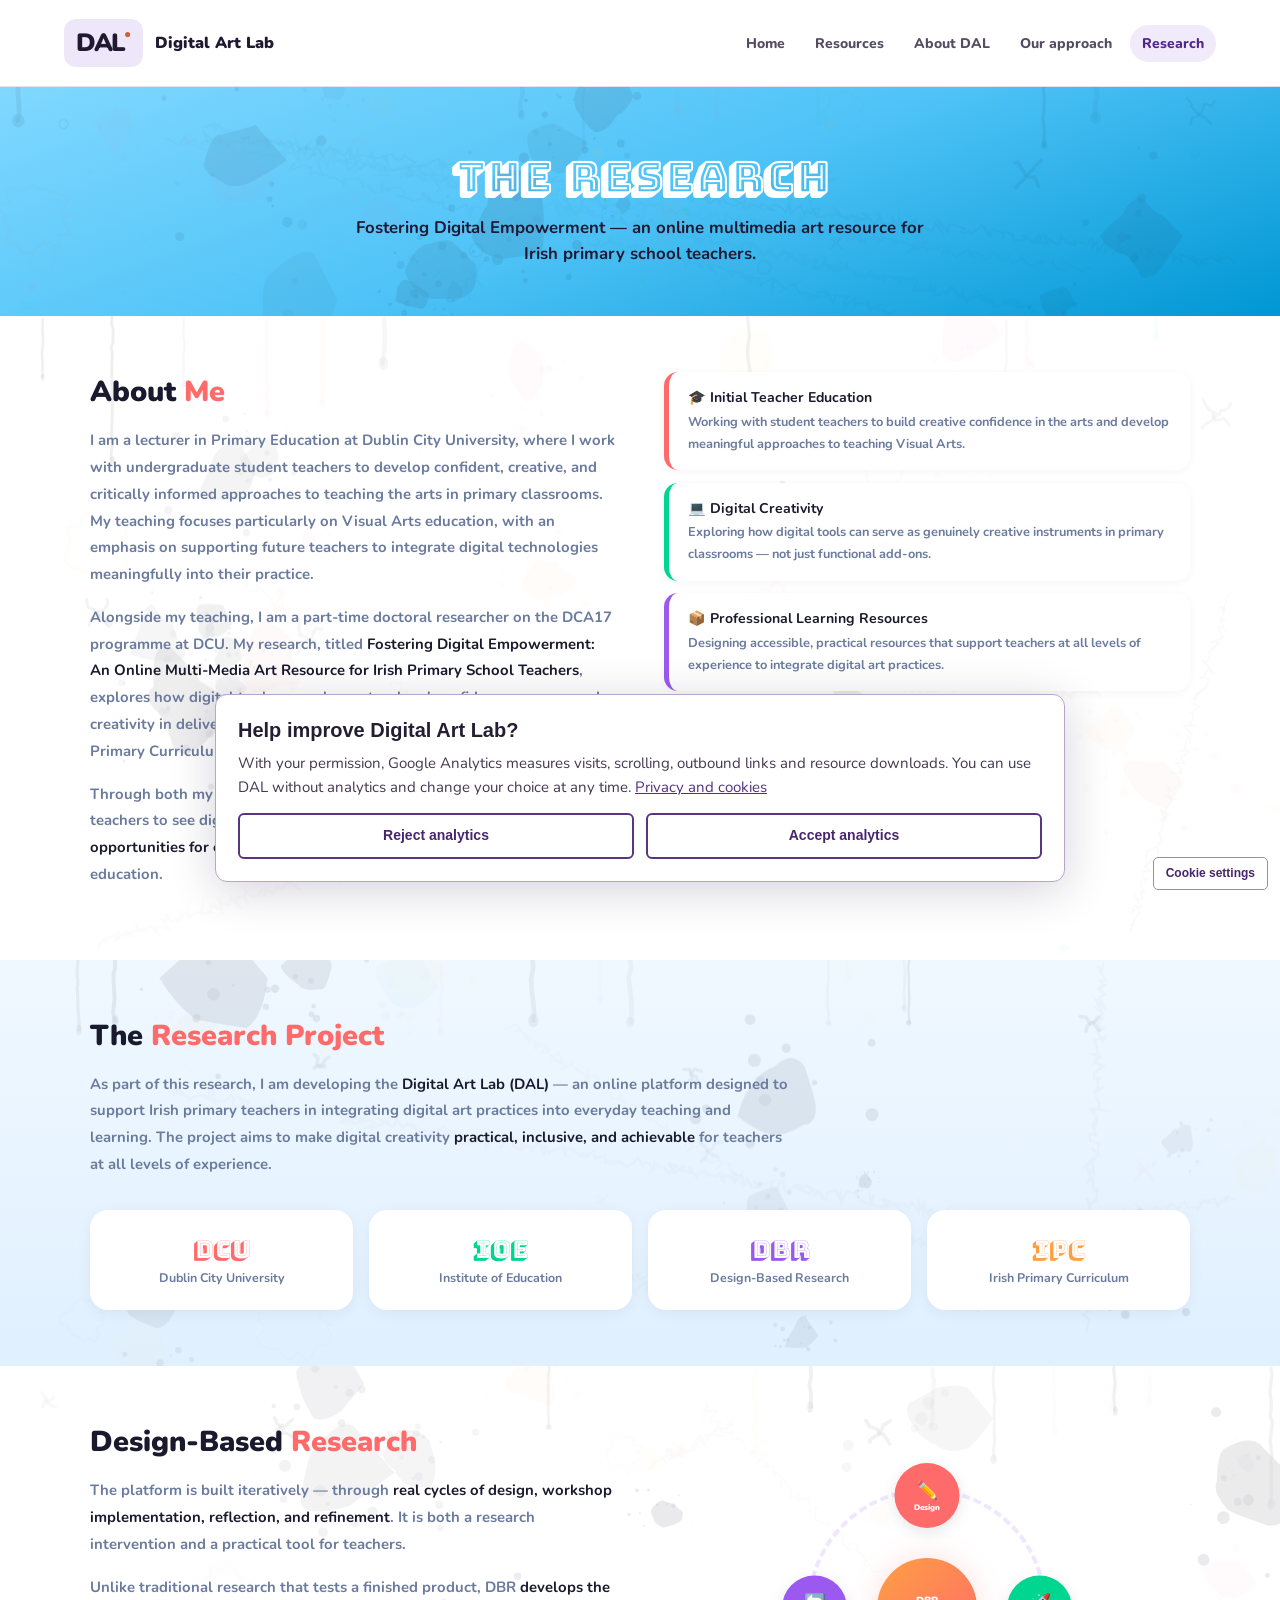
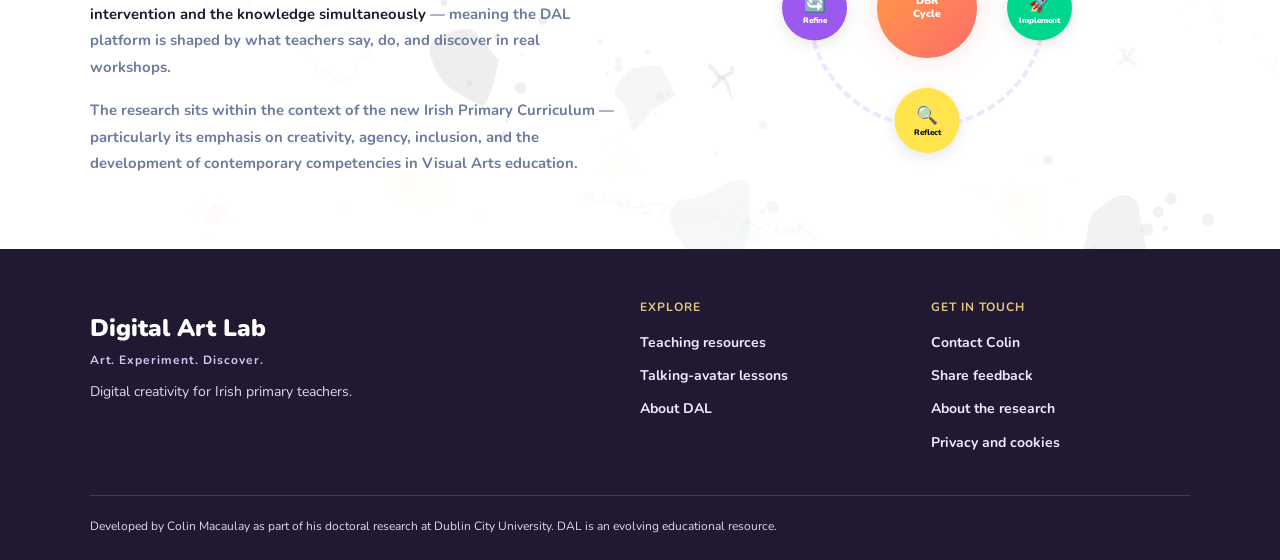
<file: research.html>
<!DOCTYPE html>
<html lang="en"><head><meta charset="UTF-8"><meta name="viewport" content="width=device-width, initial-scale=1.0">
<title>Colin Macaulay’s Digital Art Education Research | Digital Art Lab</title>
<link href="https://fonts.googleapis.com/css2?family=Nunito:wght@600;700;800;900&family=Bungee+Shade&family=Permanent+Marker&display=swap" rel="stylesheet">
<style>
:root{--coral:#FF6B6B;--green:#00D68F;--yellow:#FFE44D;--purple:#9B59F0;--blue:#4FC3F7;--orange:#FF9F43;--pink:#FF6EB4;--navy:#1A1A2E;--white:#fff}
*{box-sizing:border-box;margin:0;padding:0}html{scroll-behavior:smooth}
body,h1,h2,h3,h4,h5,h6,p,span,div,li,a,button,small,b,strong,em{font-family:'Nunito',sans-serif}
body{background:#F8F6FF;color:var(--navy);overflow-x:hidden}a{text-decoration:none;color:inherit}
.sidebar{position:fixed;left:0;top:0;bottom:0;width:78px;background:var(--white);z-index:200;display:flex;flex-direction:column;align-items:center;padding:1rem 0;box-shadow:4px 0 15px rgba(0,0,0,.05)}
.sidebar::after{content:'';position:absolute;right:0;top:0;bottom:0;width:5px;background:linear-gradient(180deg,#e0d0ff,#c9a5ff,#9B59F0)}
.sl{font-size:.6rem;font-weight:900;text-align:center;color:var(--navy);margin-bottom:1rem}
.sn{display:flex;flex-direction:column;align-items:center;gap:.5rem;list-style:none;flex:1}
.sn a{width:48px;height:48px;border-radius:14px;display:flex;align-items:center;justify-content:center;transition:all .2s;position:relative;color:var(--white)}
.sn a:hover{transform:scale(1.1);background:#e8e4f0}
.sn a svg{width:22px;height:22px;fill:none;stroke:currentColor;stroke-width:2.2;stroke-linecap:round;stroke-linejoin:round}
.sn a .t{position:absolute;left:60px;background:var(--navy);color:var(--white);padding:.25rem .6rem;border-radius:6px;font-size:.65rem;font-weight:800;white-space:nowrap;opacity:0;pointer-events:none;transition:all .15s;transform:translateX(-4px);z-index:999}
.sn a:hover .t{opacity:1;transform:translateX(0)}
.s-home{background:#f0eef5;color:var(--navy)!important}.s-about{background:#f0eef5;color:var(--coral)!important}.s-approach{background:#f0eef5;color:var(--green)!important}.s-resources{background:#f0eef5;color:var(--orange)!important}.s-research{background:#f0eef5;color:var(--blue)!important}
.main{margin-left:78px}
.page-hero{position:relative;padding:4rem 2.5rem 3rem;text-align:center;overflow:hidden;min-height:35vh;display:flex;flex-direction:column;align-items:center;justify-content:center}
.page-hero canvas{position:absolute;inset:0;width:100%;height:100%;pointer-events:none}
#phb{z-index:0}#pha{z-index:1}
.page-hero .hc{position:relative;z-index:2}
.page-hero h1{font-family:'Bungee Shade',cursive;font-size:clamp(1.5rem,4vw,2.6rem);color:var(--white);margin-bottom:.6rem;text-shadow:3px 3px 0 rgba(0,0,0,.15)}
.page-hero p{font-size:clamp(.88rem,1.6vw,1.05rem);color:rgba(255,255,255,.85);max-width:600px;margin:0 auto;font-weight:700;line-height:1.6}
.sec{position:relative;padding:3.5rem 2.5rem;overflow:hidden}
.sec canvas{position:absolute;inset:0;width:100%;height:100%;pointer-events:none;z-index:0}
.sec .inner{position:relative;z-index:1;max-width:1100px;margin:0 auto}
.sec h2{font-size:clamp(1.3rem,2.5vw,1.8rem);font-weight:900;color:var(--navy);margin-bottom:1rem}
.sec h2 em{font-style:normal;color:var(--coral)}
.sec p,.desc{font-size:.93rem;line-height:1.8;color:#6B7B9E;font-weight:700;margin-bottom:1rem}
.sec strong{color:var(--navy)}
.btn{padding:.8rem 1.8rem;border-radius:50px;font-size:1rem;font-weight:900;border:none;cursor:pointer;transition:all .25s;display:inline-flex;align-items:center;gap:.5rem;box-shadow:0 4px 0 rgba(0,0,0,.2)}
.btn:hover{transform:translateY(-3px);box-shadow:0 7px 0 rgba(0,0,0,.15)}
.bw{background:var(--white);color:var(--navy)}.bg{background:var(--green);color:var(--white)}.bc{background:var(--coral);color:var(--white)}
.tag-cloud{display:flex;flex-wrap:wrap;gap:.5rem;margin-top:1rem}
.tg{padding:.3rem .8rem;border-radius:50px;font-weight:900;font-size:.72rem;border:3px solid;cursor:default;background:var(--white);transition:all .2s}
.tg:hover{transform:scale(1.08) rotate(-2deg)}
.tg:nth-child(1){border-color:var(--coral);color:var(--coral)}.tg:nth-child(2){border-color:var(--blue);color:var(--blue)}.tg:nth-child(3){border-color:var(--purple);color:var(--purple)}.tg:nth-child(4){border-color:var(--orange);color:var(--orange)}.tg:nth-child(5){border-color:var(--green);color:var(--green)}.tg:nth-child(6){border-color:var(--pink);color:var(--pink)}
.fcd{padding:1rem 1.2rem;border-radius:14px;display:flex;gap:.8rem;align-items:flex-start;background:var(--white);transition:all .2s;cursor:default;box-shadow:0 2px 10px rgba(0,0,0,.04)}
.fcd:hover{transform:translateX(6px)}
.fcd b{font-size:.88rem;color:var(--navy);display:block;margin-bottom:.15rem}
.fcd small{font-size:.8rem;line-height:1.5;color:#6B7B9E;font-weight:700}
.pcard{background:var(--white);border-radius:22px;padding:2rem 1.8rem;text-align:center;box-shadow:0 5px 20px rgba(0,0,0,.06);transition:all .25s;position:relative;overflow:hidden}
.pcard:hover{transform:translateY(-6px)}
.pcard::before{content:'';position:absolute;top:0;left:0;right:0;height:6px}
.pcard h3{font-size:1rem;font-weight:900;color:var(--navy);margin-bottom:.4rem}
.pcard p{font-size:.85rem;color:#6B7B9E;font-weight:700;line-height:1.5}
.scard{background:var(--white);border-radius:22px;padding:1.6rem 1.3rem;text-align:center;box-shadow:0 4px 15px rgba(0,0,0,.05);transition:all .25s}
.scard:hover{transform:translateY(-5px)}
.scard .snum{width:44px;height:44px;border-radius:50%;display:flex;align-items:center;justify-content:center;font-size:.9rem;font-weight:900;color:var(--white);margin:0 auto .7rem}
.scard h4{font-size:.9rem;font-weight:900;color:var(--navy);margin-bottom:.3rem}
.scard p{font-size:.8rem;color:#6B7B9E;font-weight:700;line-height:1.5}
footer{background:linear-gradient(160deg,#C9A5FF,#9B59F0,#7B3FD0);color:var(--white);padding:3rem 2.5rem 1.2rem;position:relative;overflow:hidden}
footer canvas{position:absolute;inset:0;width:100%;height:100%;pointer-events:none;z-index:0}
.fg{display:grid;grid-template-columns:2fr 1fr 1fr;gap:3rem;max-width:1100px;margin:0 auto 1.5rem;position:relative;z-index:1}
.fg h4{font-weight:900;color:var(--yellow);margin-bottom:.7rem;font-size:.95rem}
.fg ul{list-style:none}.fg li{margin-bottom:.4rem}.fg a{font-size:.82rem;color:rgba(255,255,255,.6);font-weight:700;transition:color .2s}.fg a:hover{color:var(--yellow)}
.fb{border-top:1px solid rgba(255,255,255,.15);padding-top:.8rem;display:flex;justify-content:space-between;flex-wrap:wrap;gap:.5rem;max-width:1100px;margin:0 auto;font-size:.72rem;color:rgba(255,255,255,.4);font-weight:700;position:relative;z-index:1}.fb a{color:var(--yellow)}
@media(max-width:900px){.sidebar{width:56px}.sn a{width:38px;height:38px}.main{margin-left:56px}.fg{grid-template-columns:1fr}.page-hero,.sec{padding:2rem 1.2rem}}
@media(max-width:600px){.sidebar{display:none}.main{margin-left:0}}

.page-hero{background:linear-gradient(160deg,#80D8FF,#4FC3F7,#0097D4)}
@keyframes spin{from{transform:rotate(0)}to{transform:rotate(360deg)}}@media(max-width:900px){.inner[style*="1fr 1fr"]{grid-template-columns:1fr!important}.inner [style*="repeat(4"]{grid-template-columns:1fr 1fr!important}}</style><meta name="description" content="Learn about Colin Macaulay’s doctoral research at Dublin City University and the development of Digital Art Lab for Irish primary teachers.">
<link rel="canonical" href="https://www.digitalartlab.ie/research.html">
<meta property="og:type" content="website"><meta property="og:site_name" content="Digital Art Lab">
<meta property="og:title" content="Colin Macaulay’s Digital Art Education Research | Digital Art Lab"><meta property="og:description" content="Learn about Colin Macaulay’s doctoral research at Dublin City University and the development of Digital Art Lab for Irish primary teachers."><meta property="og:url" content="https://www.digitalartlab.ie/research.html">
<link rel="icon" href="favicon.svg" type="image/svg+xml"><link rel="stylesheet" href="dal.css">
<script src="dal.js" defer></script>
<script src="analytics-consent.js" defer></script>
</head>
<body><a class="skip-link" href="#content">Skip to content</a><header class="dal-header"><a class="dal-brand" href="index.html" aria-label="Digital Art Lab home"><span class="brand-mark">DAL<span>●</span></span><span class="brand-name">Digital Art Lab</span></a><nav aria-label="Main navigation"><a href="index.html">Home</a><a href="resources.html">Resources</a><a href="about.html">About DAL</a><a href="approach.html">Our approach</a><a href="research.html" aria-current="page">Research</a></nav></header>
<main class="main" id="content">
<div class="page-hero"><canvas aria-hidden="true" id="phb"></canvas><canvas aria-hidden="true" id="pha"></canvas>
<div class="hc"><h1>The Research</h1><p>Fostering Digital Empowerment — an online multimedia art resource for Irish primary school teachers.</p></div></div>

<div class="sec" style="background:var(--white)"><canvas aria-hidden="true" id="s1"></canvas>
<div class="inner" style="display:grid;grid-template-columns:1fr 1fr;gap:3rem;align-items:start">
<div>
<h2>About <em>Me</em></h2>
<p>I am a lecturer in Primary Education at Dublin City University, where I work with undergraduate student teachers to develop confident, creative, and critically informed approaches to teaching the arts in primary classrooms. My teaching focuses particularly on Visual Arts education, with an emphasis on supporting future teachers to integrate digital technologies meaningfully into their practice.</p>
<p>Alongside my teaching, I am a part-time doctoral researcher on the DCA17 programme at DCU. My research, titled <strong>Fostering Digital Empowerment: An Online Multi-Media Art Resource for Irish Primary School Teachers</strong>, explores how digital tools can enhance teachers' confidence, agency, and creativity in delivering Visual Arts within the context of the new Irish Primary Curriculum.</p>
<p>Through both my teaching and research, I am committed to supporting teachers to see digital technologies not simply as tools, but as <strong>creative opportunities for expression, exploration, and engagement</strong> in primary education.</p>
</div>
<div style="display:flex;flex-direction:column;gap:.8rem">
<div class="fcd" style="border-left:5px solid var(--coral)"><div><b>🎓 Initial Teacher Education</b><small>Working with student teachers to build creative confidence in the arts and develop meaningful approaches to teaching Visual Arts.</small></div></div>
<div class="fcd" style="border-left:5px solid var(--green)"><div><b>💻 Digital Creativity</b><small>Exploring how digital tools can serve as genuinely creative instruments in primary classrooms — not just functional add-ons.</small></div></div>
<div class="fcd" style="border-left:5px solid var(--purple)"><div><b>📦 Professional Learning Resources</b><small>Designing accessible, practical resources that support teachers at all levels of experience to integrate digital art practices.</small></div></div>
</div></div></div>

<div class="sec" style="background:linear-gradient(180deg,#F0F8FF,#E0F0FF)"><canvas aria-hidden="true" id="s2"></canvas>
<div class="inner"><h2>The <em>Research Project</em></h2>
<p style="max-width:700px">As part of this research, I am developing the <strong>Digital Art Lab (DAL)</strong> — an online platform designed to support Irish primary teachers in integrating digital art practices into everyday teaching and learning. The project aims to make digital creativity <strong>practical, inclusive, and achievable</strong> for teachers at all levels of experience.</p>
<div style="display:grid;grid-template-columns:repeat(4,1fr);gap:1rem;margin-top:2rem">
<div style="background:var(--white);border-radius:18px;padding:1.5rem;text-align:center;box-shadow:0 4px 15px rgba(0,0,0,.05)"><div style="font-family:'Bungee Shade',cursive;font-size:1.5rem;color:var(--coral);margin-bottom:.3rem">DCU</div><div style="font-size:.78rem;color:#6B7B9E;font-weight:700">Dublin City University</div></div>
<div style="background:var(--white);border-radius:18px;padding:1.5rem;text-align:center;box-shadow:0 4px 15px rgba(0,0,0,.05)"><div style="font-family:'Bungee Shade',cursive;font-size:1.5rem;color:var(--green);margin-bottom:.3rem">IoE</div><div style="font-size:.78rem;color:#6B7B9E;font-weight:700">Institute of Education</div></div>
<div style="background:var(--white);border-radius:18px;padding:1.5rem;text-align:center;box-shadow:0 4px 15px rgba(0,0,0,.05)"><div style="font-family:'Bungee Shade',cursive;font-size:1.5rem;color:var(--purple);margin-bottom:.3rem">DBR</div><div style="font-size:.78rem;color:#6B7B9E;font-weight:700">Design-Based Research</div></div>
<div style="background:var(--white);border-radius:18px;padding:1.5rem;text-align:center;box-shadow:0 4px 15px rgba(0,0,0,.05)"><div style="font-family:'Bungee Shade',cursive;font-size:1.5rem;color:var(--orange);margin-bottom:.3rem">IPC</div><div style="font-size:.78rem;color:#6B7B9E;font-weight:700">Irish Primary Curriculum</div></div>
</div></div></div>

<div class="sec" style="background:var(--white)"><canvas aria-hidden="true" id="s3"></canvas>
<div class="inner" style="display:grid;grid-template-columns:1fr 1fr;gap:3rem;align-items:center">
<div>
<h2>Design-Based <em>Research</em></h2>
<p>The platform is built iteratively — through <strong>real cycles of design, workshop implementation, reflection, and refinement</strong>. It is both a research intervention and a practical tool for teachers.</p>
<p>Unlike traditional research that tests a finished product, DBR <strong>develops the intervention and the knowledge simultaneously</strong> — meaning the DAL platform is shaped by what teachers say, do, and discover in real workshops.</p>
<p>The research sits within the context of the new Irish Primary Curriculum — particularly its emphasis on creativity, agency, inclusion, and the development of contemporary competencies in Visual Arts education.</p>
</div>
<div style="position:relative;width:280px;height:280px;margin:0 auto">
<div style="position:absolute;inset:20px;border-radius:50%;border:4px dashed rgba(155,89,240,.15);animation:spin 20s linear infinite"></div>
<div style="position:absolute;top:50%;left:50%;transform:translate(-50%,-50%);width:100px;height:100px;border-radius:50%;background:linear-gradient(135deg,var(--orange),var(--coral));display:flex;align-items:center;justify-content:center;color:var(--white);font-size:.65rem;font-weight:900;text-align:center;box-shadow:0 0 30px rgba(255,107,107,.2);line-height:1.2">DBR<br>Cycle</div>
<div style="position:absolute;top:-5px;left:50%;transform:translateX(-50%);width:65px;height:65px;border-radius:50%;background:var(--coral);display:flex;flex-direction:column;align-items:center;justify-content:center;color:var(--white);box-shadow:0 4px 15px rgba(0,0,0,.1)"><span style="font-size:1.1rem">✏️</span><span style="font-size:.5rem;font-weight:900">Design</span></div>
<div style="position:absolute;right:-5px;top:50%;transform:translateY(-50%);width:65px;height:65px;border-radius:50%;background:var(--green);display:flex;flex-direction:column;align-items:center;justify-content:center;color:var(--white);box-shadow:0 4px 15px rgba(0,0,0,.1)"><span style="font-size:1.1rem">🚀</span><span style="font-size:.5rem;font-weight:900">Implement</span></div>
<div style="position:absolute;bottom:-5px;left:50%;transform:translateX(-50%);width:65px;height:65px;border-radius:50%;background:var(--yellow);display:flex;flex-direction:column;align-items:center;justify-content:center;color:var(--navy);box-shadow:0 4px 15px rgba(0,0,0,.1)"><span style="font-size:1.1rem">🔍</span><span style="font-size:.5rem;font-weight:900">Reflect</span></div>
<div style="position:absolute;left:-5px;top:50%;transform:translateY(-50%);width:65px;height:65px;border-radius:50%;background:var(--purple);display:flex;flex-direction:column;align-items:center;justify-content:center;color:var(--white);box-shadow:0 4px 15px rgba(0,0,0,.1)"><span style="font-size:1.1rem">🔄</span><span style="font-size:.5rem;font-weight:900">Refine</span></div>
</div></div></div>
<footer class="dal-footer"><div><a class="footer-brand" href="index.html">Digital Art Lab<span>Art. Experiment. Discover.</span></a><p>Digital creativity for Irish primary teachers.</p></div><div><strong>Explore</strong><a href="resources.html">Teaching resources</a><a href="talking-avatar.html">Talking-avatar lessons</a><a href="about.html">About DAL</a></div><div><strong>Get in touch</strong><a href="mailto:colin.macaulay@dcu.ie">Contact Colin</a><a href="mailto:colin.macaulay@dcu.ie?subject=Digital%20Art%20Lab%20feedback">Share feedback</a><a href="research.html">About the research</a><a href="privacy.html">Privacy and cookies</a></div><p class="footer-note">Developed by Colin Macaulay as part of his doctoral research at Dublin City University. DAL is an evolving educational resource.</p></footer>
</main>
<script>
const r=(a,b)=>Math.random()*(b-a)+a,p=a=>a[Math.floor(Math.random()*a.length)];
// Splatter with spray
function sp(c,x,y,cl,sz){c.fillStyle=cl;const n=Math.floor(r(5,9));c.beginPath();for(let i=0;i<n;i++){const a=i/n*Math.PI*2,R=sz*(.5+r(0,.6)),px=x+Math.cos(a)*R,py=y+Math.sin(a)*R;i===0?c.moveTo(px,py):c.quadraticCurveTo(x+Math.cos(a-.3)*R*r(.8,1.4),y+Math.sin(a-.3)*R*r(.8,1.4),px,py);}c.closePath();c.fill();for(let i=0;i<r(8,20);i++){const a=r(0,Math.PI*2),d=r(sz*.3,sz*2.2),dr=r(.5,sz*.13);c.beginPath();c.arc(x+Math.cos(a)*d,y+Math.sin(a)*d,dr,0,Math.PI*2);c.fill();}}
// Drip
function drip(c,x,sy,cl,ln,w){c.strokeStyle=cl;c.fillStyle=cl;c.lineWidth=w;c.lineCap='round';c.beginPath();c.moveTo(x,sy);let cy=sy;while(cy<sy+ln){cy+=r(5,15);c.lineTo(x+r(-w*.4,w*.4),cy);}c.stroke();c.beginPath();c.ellipse(x+r(-1,1),cy,w*r(.7,1.4),w*r(1,1.8),0,0,Math.PI*2);c.fill();}
// Wobbly circle
function wc(c,x,y,R,cl,lw){c.strokeStyle=cl;c.lineWidth=lw;c.beginPath();const n=Math.floor(r(18,30));for(let i=0;i<=n;i++){const a=i/n*Math.PI*2,rr=R+r(-R*.25,R*.25);i===0?c.moveTo(x+Math.cos(a)*rr,y+Math.sin(a)*rr):c.lineTo(x+Math.cos(a)*rr,y+Math.sin(a)*rr);}c.closePath();c.stroke();}
// Sketchy X
function sx(c,x,y,s,cl){c.strokeStyle=cl;c.lineWidth=r(2,4);c.lineCap='round';const j=3;let st=Math.max(4,s/1.5);c.beginPath();c.moveTo(x-s+r(-j,j),y-s+r(-j,j));for(let i=1;i<=st;i++){const t=i/st;c.lineTo(x-s+2*s*t+r(-j,j),y-s+2*s*t+r(-j,j));}c.stroke();c.beginPath();c.moveTo(x+s+r(-j,j),y-s+r(-j,j));for(let i=1;i<=st;i++){const t=i/st;c.lineTo(x+s-2*s*t+r(-j,j),y-s+2*s*t+r(-j,j));}c.stroke();}

// PAINT SECTION — with LOTS of black
function ps(id){
  const cv=document.getElementById(id);if(!cv)return;
  const sc=cv.parentElement;cv.width=sc.offsetWidth;cv.height=sc.offsetHeight;
  const c=cv.getContext('2d'),W=cv.width,H=cv.height;
  const colorful=['#FFE44D','#FF6B6B','#00D68F','#FF6EB4','#FF9F43','#4FC3F7','#fff'];
  // Coloured splatters
  for(let i=0;i<r(6,12);i++)sp(c,r(0,W),r(0,H),p(colorful)+'25',r(6,40));
  // BLACK splatters — bigger, more opaque, more of them
  for(let i=0;i<r(8,18);i++)sp(c,r(0,W),r(0,H),'rgba(26,26,46,'+r(.15,.5)+')',r(8,55));
  // BLACK drips from top
  for(let i=0;i<r(4,10);i++)drip(c,r(0,W),r(-10,5),'rgba(26,26,46,'+r(.12,.4)+')',r(20,H*.3),r(2,5));
  // Coloured drips
  for(let i=0;i<r(2,5);i++)drip(c,r(0,W),r(-5,5),p(colorful)+'22',r(15,H*.15),r(2,3.5));
  // Wobbly circles
  for(let i=0;i<r(2,5);i++)wc(c,r(0,W),r(0,H),r(10,35),p(colorful)+'22',r(1.5,3));
  // Black X marks
  for(let i=0;i<r(3,8);i++)sx(c,r(0,W),r(0,H),r(5,14),'rgba(26,26,46,'+r(.1,.35)+')');
  // Coloured X marks
  for(let i=0;i<r(2,4);i++)sx(c,r(0,W),r(0,H),r(4,10),p(colorful)+'20');
  // Scratchy lines
  for(let i=0;i<r(2,5);i++){c.strokeStyle='rgba(26,26,46,'+r(.05,.15)+')';c.lineWidth=r(1,3);c.lineCap='round';const x1=r(0,W),y1=r(0,H),x2=r(0,W),y2=r(0,H);const s=Math.max(6,Math.hypot(x2-x1,y2-y1)/3);c.beginPath();c.moveTo(x1,y1);for(let j=1;j<=s;j++){const t=j/s;c.lineTo(x1+(x2-x1)*t+r(-6,6),y1+(y2-y1)*t+r(-6,6));}c.stroke();}
}

// Mini crown
function paintMiniCrown(){const cv=document.getElementById('mc');if(!cv)return;cv.width=50;cv.height=38;const c=cv.getContext('2d');function bs(x1,y1,x2,y2,col,w){const len=Math.hypot(x2-x1,y2-y1);const steps=Math.max(8,len/2);for(let i=0;i<steps;i++){const t=i/steps;if(Math.random()<.12)continue;c.globalAlpha=r(.3,.7);c.fillStyle=col;c.beginPath();c.ellipse(x1+(x2-x1)*t+r(-3,3),y1+(y2-y1)*t+r(-3,3),w*r(.3,1),w*r(.2,.6),r(0,Math.PI),0,Math.PI*2);c.fill();}c.globalAlpha=1;}[[5,35,12,8],[12,8,18,22],[18,22,25,3],[25,3,32,22],[32,22,38,8],[38,8,45,35],[5,35,45,35]].forEach(s=>bs(s[0],s[1],s[2],s[3],'rgba(255,255,255,.6)',r(2,3.5)));}

// Animated particles
const PC=['#FFE44D','#FF6B6B','#00D68F','#FF6EB4','#FF9F43','#4FC3F7','#fff','#1A1A2E','#1A1A2E'];
class Pt{constructor(W,H){this.rs(W,H);this.y=r(0,H);}rs(W,H){this.x=r(0,W);this.y=H+r(10,50);this.R=r(2,7);this.vx=r(-.3,.3);this.vy=r(-.7,-.12);this.c=p(PC);this.a=r(.08,.4);this.pu=r(.02,.05);this.ph=r(0,Math.PI*2);this.ro=r(0,Math.PI*2);this.rv=r(-.02,.02);this.sh=Math.floor(r(0,4));}u(W,H){this.x+=this.vx;this.y+=this.vy;this.ph+=this.pu;this.ro+=this.rv;this.a=r(.08,.35)+Math.sin(this.ph)*.12;if(this.y<-20||this.x<-20||this.x>W+20)this.rs(W,H);}d(c){c.save();c.translate(this.x,this.y);c.rotate(this.ro);c.globalAlpha=Math.max(0,this.a);if(this.sh===0){c.beginPath();c.arc(0,0,this.R,0,Math.PI*2);c.fillStyle=this.c;c.fill();}else if(this.sh===1){c.strokeStyle=this.c;c.lineWidth=1.5;c.beginPath();c.moveTo(-this.R,-this.R);c.lineTo(this.R,this.R);c.moveTo(this.R,-this.R);c.lineTo(-this.R,this.R);c.stroke();}else if(this.sh===2){c.fillStyle=this.c;c.fillRect(-this.R/2,-this.R/2,this.R,this.R);}else{c.beginPath();c.arc(0,0,this.R,0,Math.PI*2);c.strokeStyle=this.c;c.lineWidth=1.5;c.stroke();}c.restore();}}
function ia(id){if(window.matchMedia('(prefers-reduced-motion: reduce)').matches)return;const cv=document.getElementById(id);if(!cv)return;const sc=cv.parentElement;cv.width=sc.offsetWidth;cv.height=sc.offsetHeight;const c=cv.getContext('2d'),W=cv.width,H=cv.height;const pts=[];for(let i=0;i<40;i++)pts.push(new Pt(W,H));(function lp(){c.clearRect(0,0,W,H);pts.forEach(q=>{q.u(W,H);q.d(c);});requestAnimationFrame(lp);})();}

function init(){ps('hb');paintMiniCrown();ps('cb');ps('fb2');ps('lb');ps('ftBg');ia('ha');ia('ca');ia('la');}
window.addEventListener('load',init);
window.addEventListener('resize',()=>{clearTimeout(window._rt);window._rt=setTimeout(init,250);});


function init(){
  document.querySelectorAll('canvas[id]').forEach(c=>{if(c.id!=='pha')ps(c.id);});
  if(document.getElementById('pha'))ia('pha');
}
window.addEventListener('load',init);
window.addEventListener('resize',()=>{clearTimeout(window._rt);window._rt=setTimeout(init,250);});
</script></body></html>
</file>
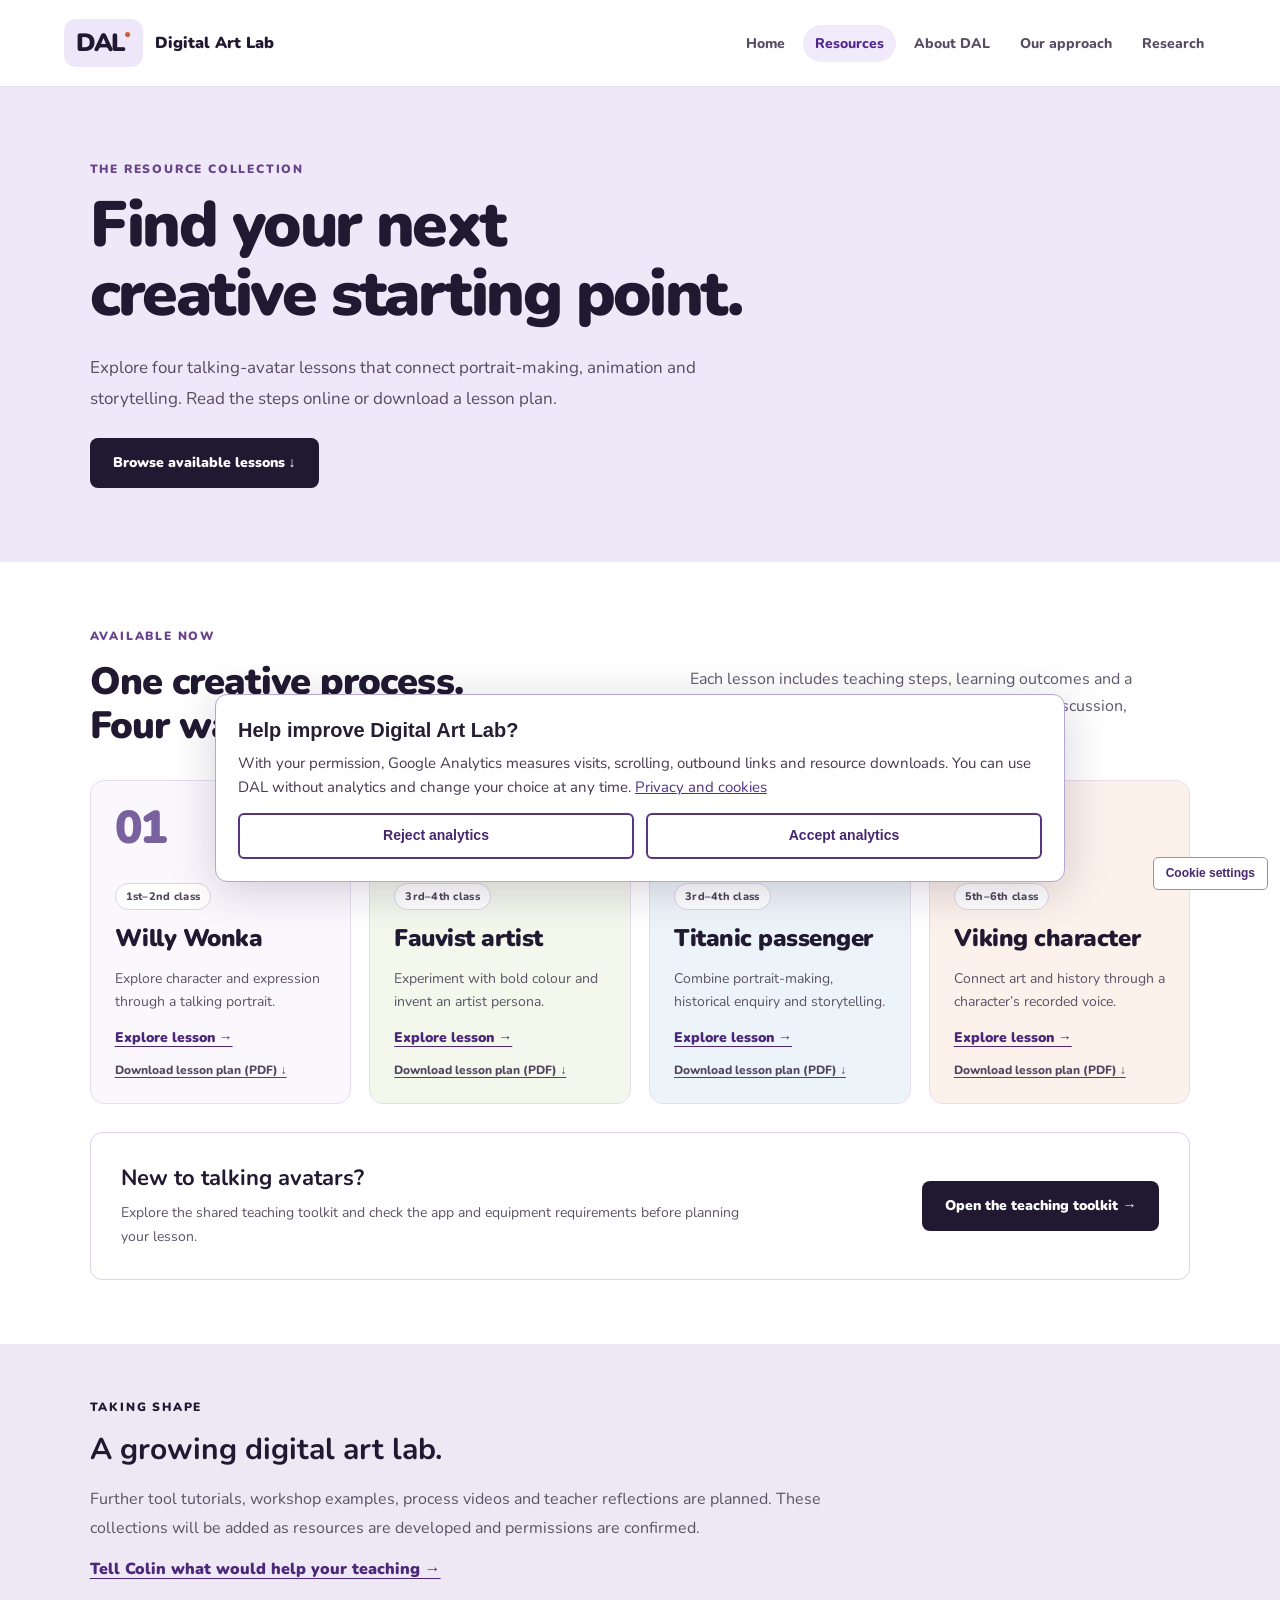
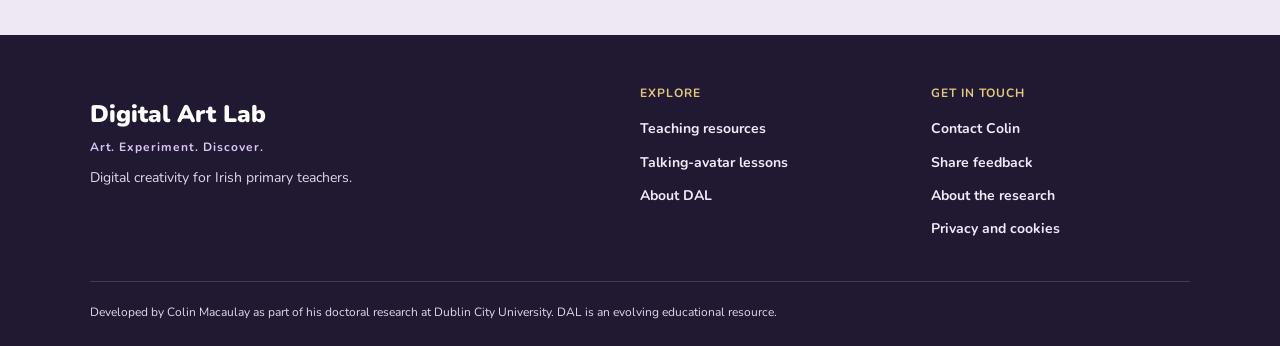
<file: resources.html>
<!DOCTYPE html>
<html lang="en"><head><meta charset="UTF-8"><meta name="viewport" content="width=device-width, initial-scale=1.0">
<title>Digital Art Teaching Resources | Digital Art Lab Ireland</title>
<link href="https://fonts.googleapis.com/css2?family=Nunito:wght@600;700;800;900&family=Bungee+Shade&family=Permanent+Marker&display=swap" rel="stylesheet">
<style>
:root{--coral:#FF6B6B;--green:#00D68F;--yellow:#FFE44D;--purple:#9B59F0;--blue:#4FC3F7;--orange:#FF9F43;--pink:#FF6EB4;--navy:#1A1A2E;--white:#fff}
*{box-sizing:border-box;margin:0;padding:0}html{scroll-behavior:smooth}
body,h1,h2,h3,h4,h5,h6,p,span,div,li,a,button,small,b,strong,em{font-family:'Nunito',sans-serif}
body{background:#F8F6FF;color:var(--navy);overflow-x:hidden}a{text-decoration:none;color:inherit}
.sidebar{position:fixed;left:0;top:0;bottom:0;width:78px;background:var(--white);z-index:200;display:flex;flex-direction:column;align-items:center;padding:1rem 0;box-shadow:4px 0 15px rgba(0,0,0,.05)}
.sidebar::after{content:'';position:absolute;right:0;top:0;bottom:0;width:5px;background:linear-gradient(180deg,#e0d0ff,#c9a5ff,#9B59F0)}
.sl{font-size:.6rem;font-weight:900;text-align:center;color:var(--navy);margin-bottom:1rem}
.sn{display:flex;flex-direction:column;align-items:center;gap:.5rem;list-style:none;flex:1}
.sn a{width:48px;height:48px;border-radius:14px;display:flex;align-items:center;justify-content:center;transition:all .2s;position:relative;color:var(--white)}
.sn a:hover{transform:scale(1.1);background:#e8e4f0}
.sn a svg{width:22px;height:22px;fill:none;stroke:currentColor;stroke-width:2.2;stroke-linecap:round;stroke-linejoin:round}
.sn a .t{position:absolute;left:60px;background:var(--navy);color:var(--white);padding:.25rem .6rem;border-radius:6px;font-size:.65rem;font-weight:800;white-space:nowrap;opacity:0;pointer-events:none;transition:all .15s;transform:translateX(-4px);z-index:999}
.sn a:hover .t{opacity:1;transform:translateX(0)}
.s-home{background:#f0eef5;color:var(--navy)!important}.s-about{background:#f0eef5;color:var(--coral)!important}.s-approach{background:#f0eef5;color:var(--green)!important}.s-resources{background:#f0eef5;color:var(--orange)!important}.s-research{background:#f0eef5;color:var(--blue)!important}
.main{margin-left:78px}
.page-hero{position:relative;padding:4rem 2.5rem 3rem;text-align:center;overflow:hidden;min-height:35vh;display:flex;flex-direction:column;align-items:center;justify-content:center}
.page-hero canvas{position:absolute;inset:0;width:100%;height:100%;pointer-events:none}
#phb{z-index:0}#pha{z-index:1}
.page-hero .hc{position:relative;z-index:2}
.page-hero h1{font-family:'Bungee Shade',cursive;font-size:clamp(1.5rem,4vw,2.6rem);color:var(--white);margin-bottom:.6rem;text-shadow:3px 3px 0 rgba(0,0,0,.15)}
.page-hero p{font-size:clamp(.88rem,1.6vw,1.05rem);color:rgba(255,255,255,.85);max-width:600px;margin:0 auto;font-weight:700;line-height:1.6}
.sec{position:relative;padding:3.5rem 2.5rem;overflow:hidden}
.sec canvas{position:absolute;inset:0;width:100%;height:100%;pointer-events:none;z-index:0}
.sec .inner{position:relative;z-index:1;max-width:1100px;margin:0 auto}
.sec h2{font-size:clamp(1.3rem,2.5vw,1.8rem);font-weight:900;color:var(--navy);margin-bottom:1rem}
.sec h2 em{font-style:normal;color:var(--coral)}
.sec p,.desc{font-size:.93rem;line-height:1.8;color:#6B7B9E;font-weight:700;margin-bottom:1rem}
.sec strong{color:var(--navy)}
.btn{padding:.8rem 1.8rem;border-radius:50px;font-size:1rem;font-weight:900;border:none;cursor:pointer;transition:all .25s;display:inline-flex;align-items:center;gap:.5rem;box-shadow:0 4px 0 rgba(0,0,0,.2)}
.btn:hover{transform:translateY(-3px);box-shadow:0 7px 0 rgba(0,0,0,.15)}
.bw{background:var(--white);color:var(--navy)}.bg{background:var(--green);color:var(--white)}.bc{background:var(--coral);color:var(--white)}
.tag-cloud{display:flex;flex-wrap:wrap;gap:.5rem;margin-top:1rem}
.tg{padding:.3rem .8rem;border-radius:50px;font-weight:900;font-size:.72rem;border:3px solid;cursor:default;background:var(--white);transition:all .2s}
.tg:hover{transform:scale(1.08) rotate(-2deg)}
.tg:nth-child(1){border-color:var(--coral);color:var(--coral)}.tg:nth-child(2){border-color:var(--blue);color:var(--blue)}.tg:nth-child(3){border-color:var(--purple);color:var(--purple)}.tg:nth-child(4){border-color:var(--orange);color:var(--orange)}.tg:nth-child(5){border-color:var(--green);color:var(--green)}.tg:nth-child(6){border-color:var(--pink);color:var(--pink)}
.fcd{padding:1rem 1.2rem;border-radius:14px;display:flex;gap:.8rem;align-items:flex-start;background:var(--white);transition:all .2s;cursor:default;box-shadow:0 2px 10px rgba(0,0,0,.04)}
.fcd:hover{transform:translateX(6px)}
.fcd b{font-size:.88rem;color:var(--navy);display:block;margin-bottom:.15rem}
.fcd small{font-size:.8rem;line-height:1.5;color:#6B7B9E;font-weight:700}
.pcard{background:var(--white);border-radius:22px;padding:2rem 1.8rem;text-align:center;box-shadow:0 5px 20px rgba(0,0,0,.06);transition:all .25s;position:relative;overflow:hidden}
.pcard:hover{transform:translateY(-6px)}
.pcard::before{content:'';position:absolute;top:0;left:0;right:0;height:6px}
.pcard h3{font-size:1rem;font-weight:900;color:var(--navy);margin-bottom:.4rem}
.pcard p{font-size:.85rem;color:#6B7B9E;font-weight:700;line-height:1.5}
.scard{background:var(--white);border-radius:22px;padding:1.6rem 1.3rem;text-align:center;box-shadow:0 4px 15px rgba(0,0,0,.05);transition:all .25s}
.scard:hover{transform:translateY(-5px)}
.scard .snum{width:44px;height:44px;border-radius:50%;display:flex;align-items:center;justify-content:center;font-size:.9rem;font-weight:900;color:var(--white);margin:0 auto .7rem}
.scard h4{font-size:.9rem;font-weight:900;color:var(--navy);margin-bottom:.3rem}
.scard p{font-size:.8rem;color:#6B7B9E;font-weight:700;line-height:1.5}
footer{background:linear-gradient(160deg,#C9A5FF,#9B59F0,#7B3FD0);color:var(--white);padding:3rem 2.5rem 1.2rem;position:relative;overflow:hidden}
footer canvas{position:absolute;inset:0;width:100%;height:100%;pointer-events:none;z-index:0}
.fg{display:grid;grid-template-columns:2fr 1fr 1fr;gap:3rem;max-width:1100px;margin:0 auto 1.5rem;position:relative;z-index:1}
.fg h4{font-weight:900;color:var(--yellow);margin-bottom:.7rem;font-size:.95rem}
.fg ul{list-style:none}.fg li{margin-bottom:.4rem}.fg a{font-size:.82rem;color:rgba(255,255,255,.6);font-weight:700;transition:color .2s}.fg a:hover{color:var(--yellow)}
.fb{border-top:1px solid rgba(255,255,255,.15);padding-top:.8rem;display:flex;justify-content:space-between;flex-wrap:wrap;gap:.5rem;max-width:1100px;margin:0 auto;font-size:.72rem;color:rgba(255,255,255,.4);font-weight:700;position:relative;z-index:1}.fb a{color:var(--yellow)}
@media(max-width:900px){.sidebar{width:56px}.sn a{width:38px;height:38px}.main{margin-left:56px}.fg{grid-template-columns:1fr}.page-hero,.sec{padding:2rem 1.2rem}}
@media(max-width:600px){.sidebar{display:none}.main{margin-left:0}}

.page-hero{background:linear-gradient(160deg,#FFF0A0,#FFE44D,#E6C800)}
@media(max-width:900px){.inner [style*="repeat(4"]{grid-template-columns:1fr 1fr!important}}@media(max-width:600px){.inner [style*="repeat(4"]{grid-template-columns:1fr!important}}</style><meta name="description" content="Find talking-avatar lessons, printable plans and teaching guidance for digital creativity in Irish primary visual arts education.">
<link rel="canonical" href="https://www.digitalartlab.ie/resources.html">
<meta property="og:type" content="website"><meta property="og:site_name" content="Digital Art Lab">
<meta property="og:title" content="Digital Art Teaching Resources | Digital Art Lab Ireland"><meta property="og:description" content="Find talking-avatar lessons, printable plans and teaching guidance for digital creativity in Irish primary visual arts education."><meta property="og:url" content="https://www.digitalartlab.ie/resources.html">
<link rel="icon" href="favicon.svg" type="image/svg+xml"><link rel="stylesheet" href="dal.css">
<script src="dal.js" defer></script>
<script src="analytics-consent.js" defer></script>
</head>
<body><a class="skip-link" href="#content">Skip to content</a><header class="dal-header"><a class="dal-brand" href="index.html" aria-label="Digital Art Lab home"><span class="brand-mark">DAL<span>●</span></span><span class="brand-name">Digital Art Lab</span></a><nav aria-label="Main navigation"><a href="index.html">Home</a><a href="resources.html" aria-current="page">Resources</a><a href="about.html">About DAL</a><a href="approach.html">Our approach</a><a href="research.html">Research</a></nav></header>
<main class="main" id="content">
<section class="resource-hero"><p class="eyebrow">THE RESOURCE COLLECTION</p><h1>Find your next<br>creative starting point.</h1><p>Explore four talking-avatar lessons that connect portrait-making, animation and storytelling. Read the steps online or download a lesson plan.</p><a class="dal-button" href="#available">Browse available lessons ↓</a></section><section class="resource-section" id="available"><div class="section-heading"><div><p class="eyebrow">AVAILABLE NOW</p><h2>One creative process.<br>Four ways to explore it.</h2></div><p>Each lesson includes teaching steps, learning outcomes and a printable plan. Shared guidance covers materials, discussion, assessment and differentiation.</p></div><div class="resource-grid"><article class="resource-card"><span class="resource-number">01</span><span class="resource-tag">1st–2nd class</span><h3>Willy Wonka</h3><p>Explore character and expression through a talking portrait.</p><a class="resource-primary" href="talking-avatar.html?lesson=w">Explore lesson →</a><a class="resource-download" href="lessonwillywonka.pdf">Download lesson plan (PDF) ↓</a></article><article class="resource-card"><span class="resource-number">02</span><span class="resource-tag">3rd–4th class</span><h3>Fauvist artist</h3><p>Experiment with bold colour and invent an artist persona.</p><a class="resource-primary" href="talking-avatar.html?lesson=f">Explore lesson →</a><a class="resource-download" href="lessonfauvism.pdf">Download lesson plan (PDF) ↓</a></article><article class="resource-card"><span class="resource-number">03</span><span class="resource-tag">3rd–4th class</span><h3>Titanic passenger</h3><p>Combine portrait-making, historical enquiry and storytelling.</p><a class="resource-primary" href="talking-avatar.html?lesson=t">Explore lesson →</a><a class="resource-download" href="lessontitanic.pdf">Download lesson plan (PDF) ↓</a></article><article class="resource-card"><span class="resource-number">04</span><span class="resource-tag">5th–6th class</span><h3>Viking character</h3><p>Connect art and history through a character’s recorded voice.</p><a class="resource-primary" href="talking-avatar.html?lesson=v">Explore lesson →</a><a class="resource-download" href="lessonvikings.pdf">Download lesson plan (PDF) ↓</a></article></div><div class="toolkit-callout"><div><h3>New to talking avatars?</h3><p>Explore the shared teaching toolkit and check the app and equipment requirements before planning your lesson.</p></div><a class="dal-button" href="talking-avatar.html#teaching-toolkit">Open the teaching toolkit →</a></div></section><section class="planned-section"><p class="eyebrow">TAKING SHAPE</p><h2>A growing digital art lab.</h2><p>Further tool tutorials, workshop examples, process videos and teacher reflections are planned. These collections will be added as resources are developed and permissions are confirmed.</p><a href="mailto:colin.macaulay@dcu.ie?subject=Digital%20Art%20Lab%20feedback">Tell Colin what would help your teaching →</a></section><footer class="dal-footer"><div><a class="footer-brand" href="index.html">Digital Art Lab<span>Art. Experiment. Discover.</span></a><p>Digital creativity for Irish primary teachers.</p></div><div><strong>Explore</strong><a href="resources.html">Teaching resources</a><a href="talking-avatar.html">Talking-avatar lessons</a><a href="about.html">About DAL</a></div><div><strong>Get in touch</strong><a href="mailto:colin.macaulay@dcu.ie">Contact Colin</a><a href="mailto:colin.macaulay@dcu.ie?subject=Digital%20Art%20Lab%20feedback">Share feedback</a><a href="research.html">About the research</a><a href="privacy.html">Privacy and cookies</a></div><p class="footer-note">Developed by Colin Macaulay as part of his doctoral research at Dublin City University. DAL is an evolving educational resource.</p></footer>
</main>
<script>
const r=(a,b)=>Math.random()*(b-a)+a,p=a=>a[Math.floor(Math.random()*a.length)];
// Splatter with spray
function sp(c,x,y,cl,sz){c.fillStyle=cl;const n=Math.floor(r(5,9));c.beginPath();for(let i=0;i<n;i++){const a=i/n*Math.PI*2,R=sz*(.5+r(0,.6)),px=x+Math.cos(a)*R,py=y+Math.sin(a)*R;i===0?c.moveTo(px,py):c.quadraticCurveTo(x+Math.cos(a-.3)*R*r(.8,1.4),y+Math.sin(a-.3)*R*r(.8,1.4),px,py);}c.closePath();c.fill();for(let i=0;i<r(8,20);i++){const a=r(0,Math.PI*2),d=r(sz*.3,sz*2.2),dr=r(.5,sz*.13);c.beginPath();c.arc(x+Math.cos(a)*d,y+Math.sin(a)*d,dr,0,Math.PI*2);c.fill();}}
// Drip
function drip(c,x,sy,cl,ln,w){c.strokeStyle=cl;c.fillStyle=cl;c.lineWidth=w;c.lineCap='round';c.beginPath();c.moveTo(x,sy);let cy=sy;while(cy<sy+ln){cy+=r(5,15);c.lineTo(x+r(-w*.4,w*.4),cy);}c.stroke();c.beginPath();c.ellipse(x+r(-1,1),cy,w*r(.7,1.4),w*r(1,1.8),0,0,Math.PI*2);c.fill();}
// Wobbly circle
function wc(c,x,y,R,cl,lw){c.strokeStyle=cl;c.lineWidth=lw;c.beginPath();const n=Math.floor(r(18,30));for(let i=0;i<=n;i++){const a=i/n*Math.PI*2,rr=R+r(-R*.25,R*.25);i===0?c.moveTo(x+Math.cos(a)*rr,y+Math.sin(a)*rr):c.lineTo(x+Math.cos(a)*rr,y+Math.sin(a)*rr);}c.closePath();c.stroke();}
// Sketchy X
function sx(c,x,y,s,cl){c.strokeStyle=cl;c.lineWidth=r(2,4);c.lineCap='round';const j=3;let st=Math.max(4,s/1.5);c.beginPath();c.moveTo(x-s+r(-j,j),y-s+r(-j,j));for(let i=1;i<=st;i++){const t=i/st;c.lineTo(x-s+2*s*t+r(-j,j),y-s+2*s*t+r(-j,j));}c.stroke();c.beginPath();c.moveTo(x+s+r(-j,j),y-s+r(-j,j));for(let i=1;i<=st;i++){const t=i/st;c.lineTo(x+s-2*s*t+r(-j,j),y-s+2*s*t+r(-j,j));}c.stroke();}

// PAINT SECTION — with LOTS of black
function ps(id){
  const cv=document.getElementById(id);if(!cv)return;
  const sc=cv.parentElement;cv.width=sc.offsetWidth;cv.height=sc.offsetHeight;
  const c=cv.getContext('2d'),W=cv.width,H=cv.height;
  const colorful=['#FFE44D','#FF6B6B','#00D68F','#FF6EB4','#FF9F43','#4FC3F7','#fff'];
  // Coloured splatters
  for(let i=0;i<r(6,12);i++)sp(c,r(0,W),r(0,H),p(colorful)+'25',r(6,40));
  // BLACK splatters — bigger, more opaque, more of them
  for(let i=0;i<r(8,18);i++)sp(c,r(0,W),r(0,H),'rgba(26,26,46,'+r(.15,.5)+')',r(8,55));
  // BLACK drips from top
  for(let i=0;i<r(4,10);i++)drip(c,r(0,W),r(-10,5),'rgba(26,26,46,'+r(.12,.4)+')',r(20,H*.3),r(2,5));
  // Coloured drips
  for(let i=0;i<r(2,5);i++)drip(c,r(0,W),r(-5,5),p(colorful)+'22',r(15,H*.15),r(2,3.5));
  // Wobbly circles
  for(let i=0;i<r(2,5);i++)wc(c,r(0,W),r(0,H),r(10,35),p(colorful)+'22',r(1.5,3));
  // Black X marks
  for(let i=0;i<r(3,8);i++)sx(c,r(0,W),r(0,H),r(5,14),'rgba(26,26,46,'+r(.1,.35)+')');
  // Coloured X marks
  for(let i=0;i<r(2,4);i++)sx(c,r(0,W),r(0,H),r(4,10),p(colorful)+'20');
  // Scratchy lines
  for(let i=0;i<r(2,5);i++){c.strokeStyle='rgba(26,26,46,'+r(.05,.15)+')';c.lineWidth=r(1,3);c.lineCap='round';const x1=r(0,W),y1=r(0,H),x2=r(0,W),y2=r(0,H);const s=Math.max(6,Math.hypot(x2-x1,y2-y1)/3);c.beginPath();c.moveTo(x1,y1);for(let j=1;j<=s;j++){const t=j/s;c.lineTo(x1+(x2-x1)*t+r(-6,6),y1+(y2-y1)*t+r(-6,6));}c.stroke();}
}

// Mini crown
function paintMiniCrown(){const cv=document.getElementById('mc');if(!cv)return;cv.width=50;cv.height=38;const c=cv.getContext('2d');function bs(x1,y1,x2,y2,col,w){const len=Math.hypot(x2-x1,y2-y1);const steps=Math.max(8,len/2);for(let i=0;i<steps;i++){const t=i/steps;if(Math.random()<.12)continue;c.globalAlpha=r(.3,.7);c.fillStyle=col;c.beginPath();c.ellipse(x1+(x2-x1)*t+r(-3,3),y1+(y2-y1)*t+r(-3,3),w*r(.3,1),w*r(.2,.6),r(0,Math.PI),0,Math.PI*2);c.fill();}c.globalAlpha=1;}[[5,35,12,8],[12,8,18,22],[18,22,25,3],[25,3,32,22],[32,22,38,8],[38,8,45,35],[5,35,45,35]].forEach(s=>bs(s[0],s[1],s[2],s[3],'rgba(255,255,255,.6)',r(2,3.5)));}

// Animated particles
const PC=['#FFE44D','#FF6B6B','#00D68F','#FF6EB4','#FF9F43','#4FC3F7','#fff','#1A1A2E','#1A1A2E'];
class Pt{constructor(W,H){this.rs(W,H);this.y=r(0,H);}rs(W,H){this.x=r(0,W);this.y=H+r(10,50);this.R=r(2,7);this.vx=r(-.3,.3);this.vy=r(-.7,-.12);this.c=p(PC);this.a=r(.08,.4);this.pu=r(.02,.05);this.ph=r(0,Math.PI*2);this.ro=r(0,Math.PI*2);this.rv=r(-.02,.02);this.sh=Math.floor(r(0,4));}u(W,H){this.x+=this.vx;this.y+=this.vy;this.ph+=this.pu;this.ro+=this.rv;this.a=r(.08,.35)+Math.sin(this.ph)*.12;if(this.y<-20||this.x<-20||this.x>W+20)this.rs(W,H);}d(c){c.save();c.translate(this.x,this.y);c.rotate(this.ro);c.globalAlpha=Math.max(0,this.a);if(this.sh===0){c.beginPath();c.arc(0,0,this.R,0,Math.PI*2);c.fillStyle=this.c;c.fill();}else if(this.sh===1){c.strokeStyle=this.c;c.lineWidth=1.5;c.beginPath();c.moveTo(-this.R,-this.R);c.lineTo(this.R,this.R);c.moveTo(this.R,-this.R);c.lineTo(-this.R,this.R);c.stroke();}else if(this.sh===2){c.fillStyle=this.c;c.fillRect(-this.R/2,-this.R/2,this.R,this.R);}else{c.beginPath();c.arc(0,0,this.R,0,Math.PI*2);c.strokeStyle=this.c;c.lineWidth=1.5;c.stroke();}c.restore();}}
function ia(id){if(window.matchMedia('(prefers-reduced-motion: reduce)').matches)return;const cv=document.getElementById(id);if(!cv)return;const sc=cv.parentElement;cv.width=sc.offsetWidth;cv.height=sc.offsetHeight;const c=cv.getContext('2d'),W=cv.width,H=cv.height;const pts=[];for(let i=0;i<40;i++)pts.push(new Pt(W,H));(function lp(){c.clearRect(0,0,W,H);pts.forEach(q=>{q.u(W,H);q.d(c);});requestAnimationFrame(lp);})();}

function init(){ps('hb');paintMiniCrown();ps('cb');ps('fb2');ps('lb');ps('ftBg');ia('ha');ia('ca');ia('la');}
window.addEventListener('load',init);
window.addEventListener('resize',()=>{clearTimeout(window._rt);window._rt=setTimeout(init,250);});


function init(){
  document.querySelectorAll('canvas[id]').forEach(c=>{if(c.id!=='pha')ps(c.id);});
  if(document.getElementById('pha'))ia('pha');
}
window.addEventListener('load',init);
window.addEventListener('resize',()=>{clearTimeout(window._rt);window._rt=setTimeout(init,250);});
</script></body></html>
</file>
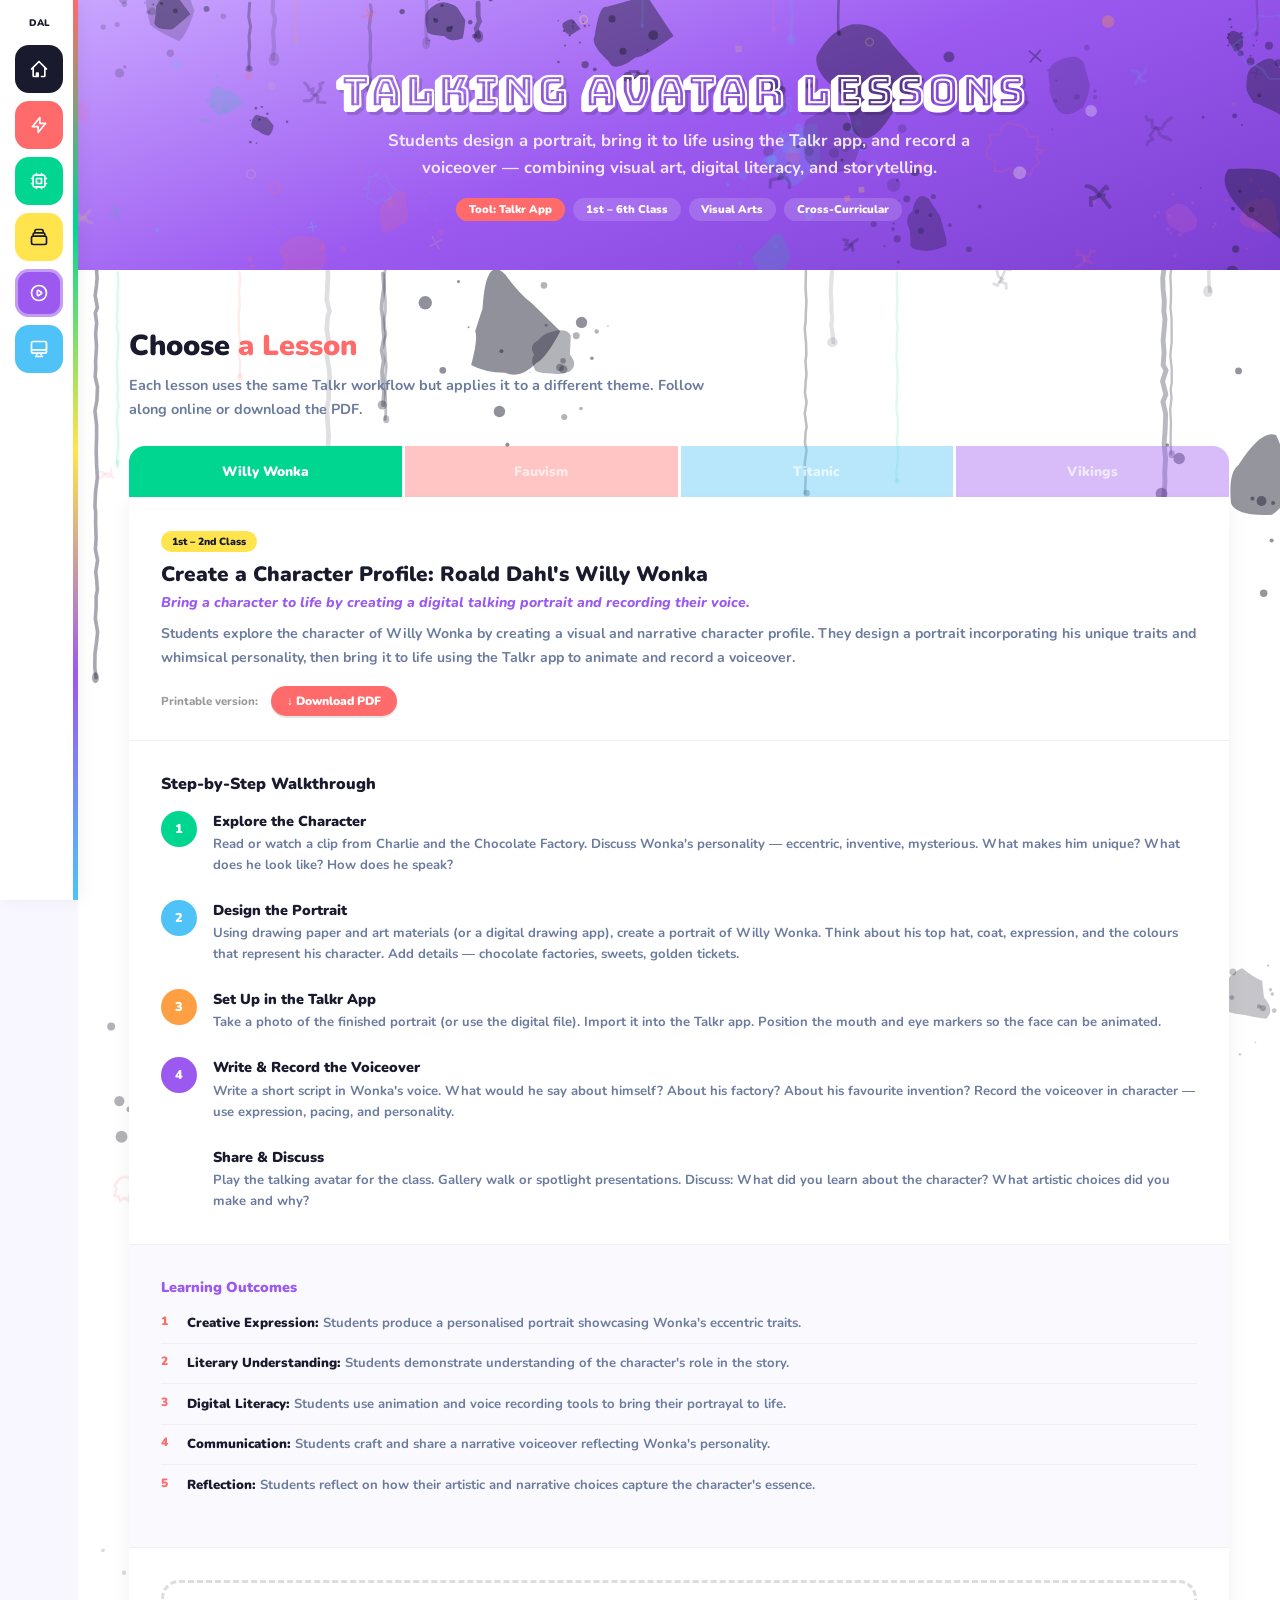
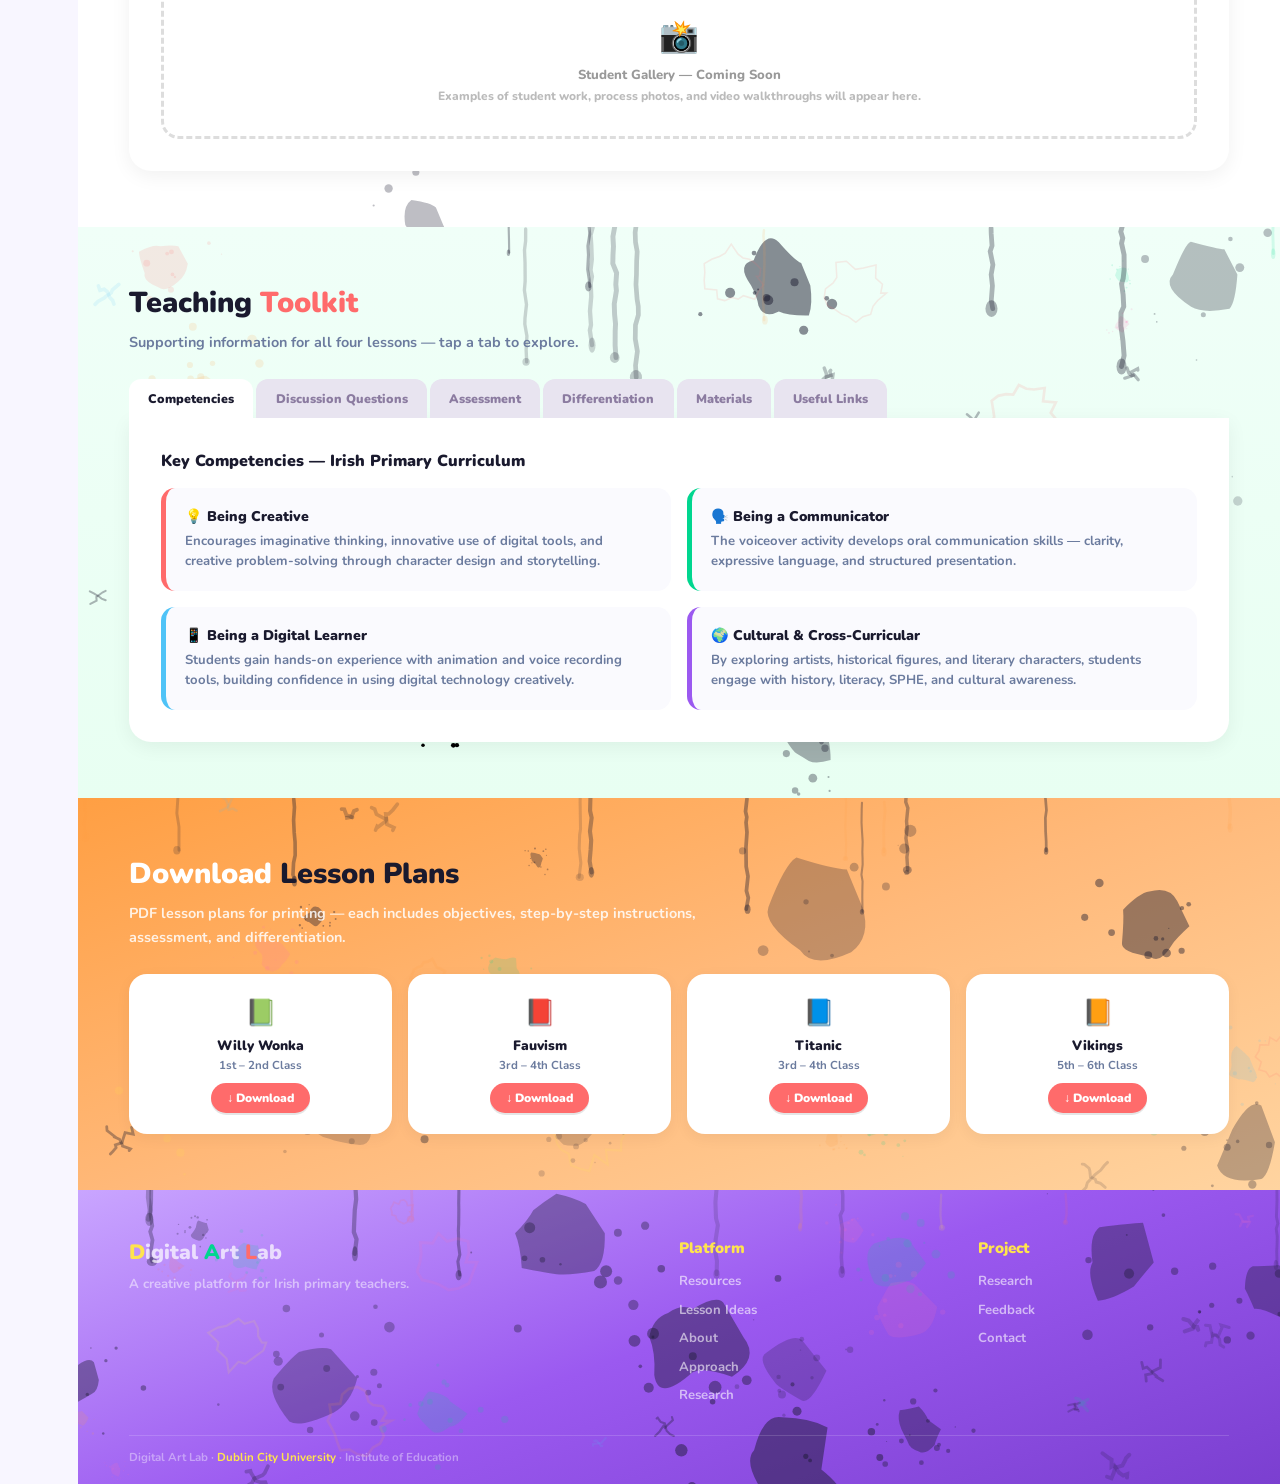
<file: talking-avatar (2).html>
<!DOCTYPE html>
<html lang="en">
<head>
<meta charset="UTF-8">
<meta name="viewport" content="width=device-width, initial-scale=1.0">
<title>Talking Avatar Lessons — Digital Art Lab</title>
<link href="https://fonts.googleapis.com/css2?family=Nunito:wght@600;700;800;900&family=Bungee+Shade&family=Permanent+Marker&display=swap" rel="stylesheet">
<style>
:root{--coral:#FF6B6B;--green:#00D68F;--yellow:#FFE44D;--purple:#9B59F0;--blue:#4FC3F7;--orange:#FF9F43;--pink:#FF6EB4;--navy:#1A1A2E;--white:#fff}
*{box-sizing:border-box;margin:0;padding:0}html{scroll-behavior:smooth}
body,h1,h2,h3,h4,h5,h6,p,span,div,li,a,button,small,b,strong,em{font-family:'Nunito',sans-serif}
body{background:#F8F6FF;color:var(--navy);overflow-x:hidden}a{text-decoration:none;color:inherit}

.sidebar{position:fixed;left:0;top:0;bottom:0;width:78px;background:var(--white);z-index:200;display:flex;flex-direction:column;align-items:center;padding:1rem 0;box-shadow:4px 0 15px rgba(0,0,0,.05)}
.sidebar::after{content:'';position:absolute;right:0;top:0;bottom:0;width:5px;background:linear-gradient(180deg,var(--coral),var(--green),var(--yellow),var(--purple),var(--blue))}
.sl{font-size:.6rem;font-weight:900;text-align:center;color:var(--navy);margin-bottom:1rem}
.sn{display:flex;flex-direction:column;align-items:center;gap:.5rem;list-style:none;flex:1}
.sn a{width:48px;height:48px;border-radius:14px;display:flex;align-items:center;justify-content:center;transition:all .2s;position:relative;color:var(--white)}
.sn a:hover{transform:scale(1.1);filter:brightness(1.15)}
.sn a svg{width:20px;height:20px;fill:none;stroke:currentColor;stroke-width:2;stroke-linecap:round;stroke-linejoin:round}
.sn a .t{position:absolute;left:60px;background:var(--navy);color:var(--white);padding:.25rem .6rem;border-radius:6px;font-size:.65rem;font-weight:800;white-space:nowrap;opacity:0;pointer-events:none;transition:all .15s;transform:translateX(-4px);z-index:999}
.sn a:hover .t{opacity:1;transform:translateX(0)}
.s-home{background:var(--navy)}.s-about{background:var(--coral)}.s-approach{background:var(--green)}.s-resources{background:var(--yellow);color:var(--navy)!important}.s-lessons{background:var(--purple)}.s-research{background:var(--blue)}
.main{margin-left:78px}

/* HERO */
.page-hero{position:relative;padding:4rem 2.5rem 3rem;text-align:center;overflow:hidden;min-height:30vh;display:flex;flex-direction:column;align-items:center;justify-content:center;background:linear-gradient(160deg,#C9A5FF,#9B59F0,#7B3FD0)}
.page-hero canvas{position:absolute;inset:0;width:100%;height:100%;pointer-events:none}
#phb{z-index:0}#pha{z-index:1}
.page-hero .hc{position:relative;z-index:2}
.page-hero h1{font-family:'Bungee Shade',cursive;font-size:clamp(1.5rem,4vw,2.6rem);color:var(--white);margin-bottom:.6rem;text-shadow:3px 3px 0 rgba(0,0,0,.15)}
.page-hero p{font-size:clamp(.88rem,1.6vw,1.05rem);color:rgba(255,255,255,.85);max-width:600px;margin:0 auto;font-weight:700;line-height:1.6}
.pills{display:flex;flex-wrap:wrap;gap:.5rem;justify-content:center;margin-top:1rem;position:relative;z-index:2}
.pill{padding:.25rem .8rem;border-radius:50px;font-size:.7rem;font-weight:900;background:rgba(255,255,255,.15);color:var(--white)}.pill.hot{background:var(--coral)}

/* SECTIONS */
.sec{position:relative;padding:3.5rem 2.5rem;overflow:hidden}
.sec canvas{position:absolute;inset:0;width:100%;height:100%;pointer-events:none;z-index:0}
.sec .inner{position:relative;z-index:1;max-width:1100px;margin:0 auto}
.sec h2{font-size:clamp(1.3rem,2.5vw,1.8rem);font-weight:900;color:var(--navy);margin-bottom:.5rem}
.sec h2 em{font-style:normal;color:var(--coral)}
.desc{font-size:.9rem;line-height:1.7;color:#6B7B9E;font-weight:700;margin-bottom:1.5rem;max-width:600px}

/* LESSON CHOOSER TABS */
.ltabs{display:flex;gap:3px;border-radius:16px 16px 0 0;overflow:hidden}
.ltab{flex:1;padding:1rem;font-size:.85rem;font-weight:900;border:none;cursor:pointer;transition:all .2s;text-align:center;color:rgba(255,255,255,.65);background:rgba(0,0,0,.06)}
.ltab.active{color:var(--white)}
.ltab:hover:not(.active){color:var(--white);background:rgba(0,0,0,.1)}
.t1{background:#00D68F66}.t1.active{background:var(--green)}
.t2{background:#FF6B6B66}.t2.active{background:var(--coral)}
.t3{background:#4FC3F766}.t3.active{background:var(--blue)}
.t4{background:#9B59F066}.t4.active{background:var(--purple)}

/* LESSON PANEL — full online lesson */
.lpanel{display:none;background:var(--white);border-radius:0 0 22px 22px;box-shadow:0 5px 20px rgba(0,0,0,.06);overflow:hidden}
.lpanel.active{display:block}
.lp-header{padding:2rem 2rem 1.5rem;border-bottom:1px solid #f0f0f0}
.age{display:inline-block;padding:.2rem .7rem;border-radius:50px;font-size:.65rem;font-weight:900;background:var(--yellow);color:var(--navy);margin-bottom:.6rem}
.lp-header h3{font-size:1.3rem;font-weight:900;color:var(--navy);margin-bottom:.4rem;line-height:1.2}
.lp-header .obj{font-size:.88rem;color:var(--purple);font-weight:800;font-style:italic;margin-bottom:.6rem}
.lp-header .body{font-size:.88rem;line-height:1.7;color:#6B7B9E;font-weight:700}
.lp-actions{display:flex;gap:.8rem;margin-top:1rem;align-items:center;flex-wrap:wrap}
.dl-btn{display:inline-flex;align-items:center;gap:.4rem;padding:.45rem 1rem;font-size:.75rem;font-weight:900;background:var(--coral);color:var(--white);border-radius:50px;transition:all .2s;box-shadow:0 2px 0 rgba(0,0,0,.1)}
.dl-btn:hover{transform:translateY(-1px)}
.dl-label{font-size:.72rem;font-weight:800;color:#999}

/* LESSON STEPS — online walkthrough */
.lp-steps{padding:2rem}
.lp-steps h4{font-size:1rem;font-weight:900;color:var(--navy);margin-bottom:1rem}
.step{display:flex;gap:1rem;margin-bottom:1.5rem;align-items:flex-start}
.step:last-child{margin-bottom:0}
.step-n{width:36px;height:36px;border-radius:50%;display:flex;align-items:center;justify-content:center;font-size:.8rem;font-weight:900;color:var(--white);flex-shrink:0}
.step:nth-child(1) .step-n,.step:nth-child(odd) .step-n{background:var(--coral)}
.step:nth-child(2) .step-n{background:var(--green)}
.step:nth-child(3) .step-n{background:var(--blue)}
.step:nth-child(4) .step-n{background:var(--orange)}
.step:nth-child(5) .step-n{background:var(--purple)}
.step-c h5{font-size:.9rem;font-weight:900;color:var(--navy);margin-bottom:.2rem}
.step-c p{font-size:.82rem;line-height:1.6;color:#6B7B9E;font-weight:700}

/* LEARNING OUTCOMES */
.lp-outcomes{padding:2rem;background:#FAFAFE;border-top:1px solid #f0f0f0}
.lp-outcomes h4{font-size:.9rem;font-weight:900;color:var(--purple);margin-bottom:1rem}
.out-item{display:flex;gap:.6rem;align-items:flex-start;margin-bottom:.6rem;padding-bottom:.6rem;border-bottom:1px solid #f0f0f0}
.out-item:last-child{border-bottom:none}
.out-n{font-size:.75rem;font-weight:900;color:var(--coral);flex-shrink:0;width:1rem}
.out-t{font-size:.82rem;line-height:1.55;color:#6B7B9E;font-weight:700}
.out-t strong{color:var(--navy);font-weight:900}

/* STUDENT GALLERY PLACEHOLDER */
.gallery-placeholder{padding:2rem;border-top:1px solid #f0f0f0;text-align:center}
.gp-box{border:3px dashed #ddd;border-radius:18px;padding:2rem;color:#999}
.gp-box span{font-size:2rem;display:block;margin-bottom:.5rem}
.gp-box p{font-size:.82rem;font-weight:800}

/* SUPPORTING INFO TABS */
.info-tabs{display:flex;flex-wrap:wrap;gap:3px;margin-bottom:0}
.info-tab{padding:.7rem 1.2rem;font-size:.78rem;font-weight:900;border:none;cursor:pointer;transition:all .2s;background:#e8e4f0;color:#8B7BA0;border-radius:12px 12px 0 0}
.info-tab.active{background:var(--white);color:var(--navy)}
.info-tab:hover:not(.active){background:#ddd8e8;color:var(--navy)}
.info-panel{display:none;background:var(--white);border-radius:0 0 22px 22px;box-shadow:0 5px 20px rgba(0,0,0,.06);padding:2rem}
.info-panel.active{display:block}

/* COMPETENCIES GRID */
.comp-grid{display:grid;grid-template-columns:1fr 1fr;gap:1rem}
.comp-card{padding:1.2rem;border-radius:14px;background:#FAFAFE;border-left:5px solid}
.comp-card:nth-child(1){border-color:var(--coral)}.comp-card:nth-child(2){border-color:var(--green)}.comp-card:nth-child(3){border-color:var(--blue)}.comp-card:nth-child(4){border-color:var(--purple)}
.comp-card h4{font-size:.88rem;font-weight:900;color:var(--navy);margin-bottom:.3rem}
.comp-card p{font-size:.82rem;line-height:1.55;color:#6B7B9E;font-weight:700}

/* QUESTIONS */
.q-grid{display:grid;grid-template-columns:1fr 1fr;gap:2rem}
.q-col h4{font-size:.8rem;font-weight:900;letter-spacing:.04em;margin-bottom:.8rem;padding-bottom:.5rem;border-bottom:3px solid}
.q-col.hot h4{border-color:var(--coral);color:var(--coral)}
.q-col.low h4{border-color:var(--blue);color:var(--blue)}
.q-list{list-style:none}
.q-list li{padding:.5rem 0;border-bottom:1px solid #f0f0f0;font-size:.85rem;line-height:1.5;color:#6B7B9E;font-weight:700;padding-left:1.2rem;position:relative}
.q-list li::before{content:'→';position:absolute;left:0;color:var(--coral);font-size:.8rem}

/* ASSESSMENT GRID */
.assess-grid{display:grid;grid-template-columns:repeat(4,1fr);gap:1rem}
.assess-card{text-align:center;padding:1.2rem;border-radius:14px;background:#FAFAFE}
.assess-card span{font-size:1.8rem;display:block;margin-bottom:.5rem}
.assess-card h4{font-size:.85rem;font-weight:900;color:var(--navy);margin-bottom:.3rem}
.assess-card p{font-size:.78rem;line-height:1.5;color:#6B7B9E;font-weight:700}

/* DIFFERENTIATION */
.diff-grid{display:grid;grid-template-columns:repeat(3,1fr);gap:1rem}
.diff-card{padding:1.2rem;border-radius:14px;background:#FAFAFE}
.diff-tag{display:inline-block;padding:.15rem .5rem;border-radius:50px;font-size:.6rem;font-weight:900;background:var(--green);color:var(--white);margin-bottom:.5rem}
.diff-card:nth-child(2) .diff-tag{background:var(--blue)}
.diff-card:nth-child(3) .diff-tag{background:var(--purple)}
.diff-card:nth-child(4) .diff-tag{background:var(--orange)}
.diff-card:nth-child(5) .diff-tag{background:var(--coral)}
.diff-card:nth-child(6) .diff-tag{background:var(--pink)}
.diff-card h4{font-size:.85rem;font-weight:900;color:var(--navy);margin-bottom:.3rem}
.diff-card p{font-size:.78rem;line-height:1.55;color:#6B7B9E;font-weight:700}

/* MATERIALS */
.mat-grid{display:grid;grid-template-columns:1fr 1fr;gap:2rem}
.mat-col h4{font-size:.8rem;font-weight:900;color:var(--purple);letter-spacing:.04em;margin-bottom:.8rem;padding-bottom:.5rem;border-bottom:2px solid rgba(155,89,240,.2)}
.mat-list{list-style:none}
.mat-list li{padding:.4rem 0;border-bottom:1px solid #f0f0f0;font-size:.85rem;line-height:1.5;color:#6B7B9E;font-weight:700;padding-left:1rem;position:relative}
.mat-list li::before{content:'·';position:absolute;left:0;color:var(--coral);font-weight:900;font-size:1.1rem;line-height:1.3}
.mat-list li strong{color:var(--navy);font-weight:900}

/* LINKS */
.links-row{display:flex;flex-wrap:wrap;gap:.5rem;margin-top:.8rem}
.link-btn{padding:.45rem 1rem;font-size:.78rem;font-weight:900;background:var(--white);border:2px solid #e0d8f0;color:var(--purple);border-radius:50px;transition:all .2s}
.link-btn:hover{background:var(--purple);color:var(--white);border-color:var(--purple)}

/* DOWNLOAD STRIP */
.dl-strip{display:grid;grid-template-columns:repeat(4,1fr);gap:1rem;margin-top:1.5rem}
.dl-card{background:var(--white);border-radius:18px;padding:1.3rem;text-align:center;box-shadow:0 4px 15px rgba(0,0,0,.05);transition:all .2s}
.dl-card:hover{transform:translateY(-3px)}
.dl-card span{font-size:1.6rem;display:block;margin-bottom:.4rem}
.dl-card h4{font-size:.85rem;font-weight:900;color:var(--navy);margin-bottom:.15rem}
.dl-card p{font-size:.72rem;color:#6B7B9E;font-weight:700;margin-bottom:.6rem}

/* FOOTER */
footer{background:linear-gradient(160deg,#C9A5FF,#9B59F0,#7B3FD0);color:var(--white);padding:3rem 2.5rem 1.2rem;position:relative;overflow:hidden}
footer canvas{position:absolute;inset:0;width:100%;height:100%;pointer-events:none;z-index:0}
.fg{display:grid;grid-template-columns:2fr 1fr 1fr;gap:3rem;max-width:1100px;margin:0 auto 1.5rem;position:relative;z-index:1}
.fg h4{font-weight:900;color:var(--yellow);margin-bottom:.7rem;font-size:.95rem}
.fg ul{list-style:none}.fg li{margin-bottom:.4rem}.fg a{font-size:.82rem;color:rgba(255,255,255,.6);font-weight:700;transition:color .2s}.fg a:hover{color:var(--yellow)}
.fb{border-top:1px solid rgba(255,255,255,.15);padding-top:.8rem;display:flex;justify-content:space-between;flex-wrap:wrap;gap:.5rem;max-width:1100px;margin:0 auto;font-size:.72rem;color:rgba(255,255,255,.4);font-weight:700;position:relative;z-index:1}.fb a{color:var(--yellow)}

@media(max-width:900px){.sidebar{width:56px}.sn a{width:38px;height:38px}.main{margin-left:56px}.lpanel .lp-steps,.lpanel .lp-outcomes{padding:1.2rem}.comp-grid,.q-grid,.mat-grid{grid-template-columns:1fr}.assess-grid,.diff-grid,.dl-strip{grid-template-columns:1fr 1fr}.fg{grid-template-columns:1fr}.ltabs,.info-tabs{flex-wrap:wrap}}
@media(max-width:600px){.sidebar{display:none}.main{margin-left:0}.assess-grid,.dl-strip{grid-template-columns:1fr}.diff-grid{grid-template-columns:1fr}}
</style>
</head>
<body>
<aside class="sidebar"><div class="sl">DAL</div>
<ul class="sn">
<li><a href="index.html" class="s-home"><svg viewBox="0 0 24 24"><path d="M3 12l2-2m0 0l7-7 7 7M5 10v10a1 1 0 001 1h3m10-11l2 2m-2-2v10a1 1 0 01-1 1h-3m-4 0h-2v-4h2v4z"/></svg><span class="t">Home</span></a></li>
<li><a href="about.html" class="s-about"><svg viewBox="0 0 24 24"><path d="M13 10V3L4 14h7v7l9-11h-7z"/></svg><span class="t">About</span></a></li>
<li><a href="approach.html" class="s-approach"><svg viewBox="0 0 24 24"><path d="M9 3v2m6-2v2M9 19v2m6-2v2M5 9H3m2 6H3m18-6h-2m2 6h-2M7 19h10a2 2 0 002-2V7a2 2 0 00-2-2H7a2 2 0 00-2 2v10a2 2 0 002 2zM9 9h6v6H9V9z"/></svg><span class="t">Approach</span></a></li>
<li><a href="resources.html" class="s-resources"><svg viewBox="0 0 24 24"><path d="M19 11H5m14 0a2 2 0 012 2v6a2 2 0 01-2 2H5a2 2 0 01-2-2v-6a2 2 0 012-2m14 0V9a2 2 0 00-2-2M5 11V9a2 2 0 012-2m0 0V5a2 2 0 012-2h6a2 2 0 012 2v2M7 7h10"/></svg><span class="t">Resources</span></a></li>
<li><a href="talking-avatar.html" class="s-lessons" style="box-shadow:inset 0 0 0 3px rgba(255,255,255,.4)"><svg viewBox="0 0 24 24"><path d="M14.752 11.168l-3.197-2.132A1 1 0 0010 9.87v4.263a1 1 0 001.555.832l3.197-2.132a1 1 0 000-1.664z"/><path d="M21 12a9 9 0 11-18 0 9 9 0 0118 0z"/></svg><span class="t">Lessons</span></a></li>
<li><a href="research.html" class="s-research"><svg viewBox="0 0 24 24"><path d="M9.75 17L9 20l-1 1h8l-1-1-.75-3M3 13h18M5 17h14a2 2 0 002-2V5a2 2 0 00-2-2H5a2 2 0 00-2 2v10a2 2 0 002 2z"/></svg><span class="t">Research</span></a></li>
</ul></aside>

<div class="main">

<!-- HERO -->
<div class="page-hero"><canvas id="phb"></canvas><canvas id="pha"></canvas>
<div class="hc"><h1>Talking Avatar Lessons</h1>
<p>Students design a portrait, bring it to life using the Talkr app, and record a voiceover — combining visual art, digital literacy, and storytelling.</p></div>
<div class="pills"><span class="pill hot">Tool: Talkr App</span><span class="pill">1st – 6th Class</span><span class="pill">Visual Arts</span><span class="pill">Cross-Curricular</span></div>
</div>

<!-- CHOOSE A LESSON — full online walkthrough -->
<div class="sec" style="background:var(--white)"><canvas id="s1"></canvas>
<div class="inner">
<h2>Choose <em>a Lesson</em></h2>
<p class="desc">Each lesson uses the same Talkr workflow but applies it to a different theme. Follow along online or download the PDF.</p>

<div class="ltabs">
<button class="ltab t1 active" onclick="showL('w',this)">Willy Wonka</button>
<button class="ltab t2" onclick="showL('f',this)">Fauvism</button>
<button class="ltab t3" onclick="showL('t',this)">Titanic</button>
<button class="ltab t4" onclick="showL('v',this)">Vikings</button>
</div>

<!-- WONKA -->
<div class="lpanel active" id="lw">
<div class="lp-header"><span class="age">1st – 2nd Class</span><h3>Create a Character Profile: Roald Dahl's Willy Wonka</h3><p class="obj">Bring a character to life by creating a digital talking portrait and recording their voice.</p><p class="body">Students explore the character of Willy Wonka by creating a visual and narrative character profile. They design a portrait incorporating his unique traits and whimsical personality, then bring it to life using the Talkr app to animate and record a voiceover.</p>
<div class="lp-actions"><span class="dl-label">Printable version:</span><a href="lessonwillywonka.pdf" download class="dl-btn">↓ Download PDF</a></div></div>
<div class="lp-steps"><h4>Step-by-Step Walkthrough</h4>
<div class="step"><div class="step-n">1</div><div class="step-c"><h5>Explore the Character</h5><p>Read or watch a clip from Charlie and the Chocolate Factory. Discuss Wonka's personality — eccentric, inventive, mysterious. What makes him unique? What does he look like? How does he speak?</p></div></div>
<div class="step"><div class="step-n">2</div><div class="step-c"><h5>Design the Portrait</h5><p>Using drawing paper and art materials (or a digital drawing app), create a portrait of Willy Wonka. Think about his top hat, coat, expression, and the colours that represent his character. Add details — chocolate factories, sweets, golden tickets.</p></div></div>
<div class="step"><div class="step-n">3</div><div class="step-c"><h5>Set Up in the Talkr App</h5><p>Take a photo of the finished portrait (or use the digital file). Import it into the Talkr app. Position the mouth and eye markers so the face can be animated.</p></div></div>
<div class="step"><div class="step-n">4</div><div class="step-c"><h5>Write &amp; Record the Voiceover</h5><p>Write a short script in Wonka's voice. What would he say about himself? About his factory? About his favourite invention? Record the voiceover in character — use expression, pacing, and personality.</p></div></div>
<div class="step"><div class="step-n">5</div><div class="step-c"><h5>Share &amp; Discuss</h5><p>Play the talking avatar for the class. Gallery walk or spotlight presentations. Discuss: What did you learn about the character? What artistic choices did you make and why?</p></div></div>
</div>
<div class="lp-outcomes"><h4>Learning Outcomes</h4>
<div class="out-item"><span class="out-n">1</span><p class="out-t"><strong>Creative Expression:</strong> Students produce a personalised portrait showcasing Wonka's eccentric traits.</p></div>
<div class="out-item"><span class="out-n">2</span><p class="out-t"><strong>Literary Understanding:</strong> Students demonstrate understanding of the character's role in the story.</p></div>
<div class="out-item"><span class="out-n">3</span><p class="out-t"><strong>Digital Literacy:</strong> Students use animation and voice recording tools to bring their portrayal to life.</p></div>
<div class="out-item"><span class="out-n">4</span><p class="out-t"><strong>Communication:</strong> Students craft and share a narrative voiceover reflecting Wonka's personality.</p></div>
<div class="out-item"><span class="out-n">5</span><p class="out-t"><strong>Reflection:</strong> Students reflect on how their artistic and narrative choices capture the character's essence.</p></div>
</div>
<div class="gallery-placeholder"><div class="gp-box"><span>📸</span><p>Student Gallery — Coming Soon</p><p style="color:#bbb;font-size:.75rem;margin-top:.3rem">Examples of student work, process photos, and video walkthroughs will appear here.</p></div></div>
</div>

<!-- FAUVISM -->
<div class="lpanel" id="lf">
<div class="lp-header"><span class="age">3rd – 4th Class</span><h3>Create an Artist Profile: The Movement of Fauvism</h3><p class="obj">Create a digital character profile of a Fauvist artist, combining their artistic style and personal story.</p><p class="body">Students explore the bold art movement of Fauvism by creating a fictional artist inspired by its principles. They design a portrait using exaggerated colours and simplified forms, then animate their artist and record a voiceover expressing their character's artistic philosophy.</p>
<div class="lp-actions"><span class="dl-label">Printable version:</span><a href="lessonfauvism.pdf" download class="dl-btn">↓ Download PDF</a></div></div>
<div class="lp-steps"><h4>Step-by-Step Walkthrough</h4>
<div class="step"><div class="step-n">1</div><div class="step-c"><h5>Research Fauvism</h5><p>Explore the Fauvist movement — Matisse, Derain, Vlaminck. Look at examples of bold colour, simplified forms, and emotional expression. Discuss: What makes Fauvism different? Why were they called "wild beasts"?</p></div></div>
<div class="step"><div class="step-n">2</div><div class="step-c"><h5>Create Your Fauvist Artist</h5><p>Invent a fictional Fauvist artist. Give them a name, backstory, and artistic philosophy. Design their portrait using chalk pastels, bright markers, or digital tools — bold colours, exaggerated features, simplified forms.</p></div></div>
<div class="step"><div class="step-n">3</div><div class="step-c"><h5>Set Up in the Talkr App</h5><p>Photo or import the portrait into Talkr. Set up the animation markers. Test the mouth and eye movement.</p></div></div>
<div class="step"><div class="step-n">4</div><div class="step-c"><h5>Write &amp; Record the Voiceover</h5><p>Write a script as the artist. What is their philosophy? What inspires them? Why do they paint the way they do? Record in character.</p></div></div>
<div class="step"><div class="step-n">5</div><div class="step-c"><h5>Share &amp; Discuss</h5><p>Present the talking avatar. Peer feedback — what Fauvist elements are visible? What did you learn about the movement?</p></div></div>
</div>
<div class="lp-outcomes"><h4>Learning Outcomes</h4>
<div class="out-item"><span class="out-n">1</span><p class="out-t"><strong>Creative Expression:</strong> A vivid Fauvist-inspired portrait capturing the essence of the movement.</p></div>
<div class="out-item"><span class="out-n">2</span><p class="out-t"><strong>Art Historical Understanding:</strong> Knowledge of Fauvism — bold colours, simplified forms, emotional expression.</p></div>
<div class="out-item"><span class="out-n">3</span><p class="out-t"><strong>Digital Literacy:</strong> Using animation and voice recording to bring a Fauvist artist to life.</p></div>
<div class="out-item"><span class="out-n">4</span><p class="out-t"><strong>Communication:</strong> Articulating the artist's backstory and philosophy through voiceover.</p></div>
<div class="out-item"><span class="out-n">5</span><p class="out-t"><strong>Reflection:</strong> Reflecting on artistic choices and the emotional impact of Fauvist techniques.</p></div>
</div>
<div class="gallery-placeholder"><div class="gp-box"><span>📸</span><p>Student Gallery — Coming Soon</p><p style="color:#bbb;font-size:.75rem;margin-top:.3rem">Examples, process photos, and videos will appear here.</p></div></div>
</div>

<!-- TITANIC -->
<div class="lpanel" id="lt">
<div class="lp-header"><span class="age">3rd – 4th Class</span><h3>Create a Titanic Passenger Profile</h3><p class="obj">Create a digital talking portrait of an imaginary Titanic passenger, bringing their story to life.</p><p class="body">Students create a fictional Titanic passenger — combining historical context with creative storytelling. They design a digital portrait considering class, background, and motivations, then animate their character using the Talkr app and record a voiceover backstory.</p>
<div class="lp-actions"><span class="dl-label">Printable version:</span><a href="lessontitanic.pdf" download class="dl-btn">↓ Download PDF</a></div></div>
<div class="lp-steps"><h4>Step-by-Step Walkthrough</h4>
<div class="step"><div class="step-n">1</div><div class="step-c"><h5>Research the Titanic</h5><p>Explore the history of the Titanic — who was on board? First class, second class, third class. What were their reasons for travelling? Look at historical images and discuss the social structure of the time.</p></div></div>
<div class="step"><div class="step-n">2</div><div class="step-c"><h5>Create Your Passenger</h5><p>Invent a fictional passenger. Decide their name, age, class, background, and reason for travelling. Design their portrait — considering clothing, expression, and era-appropriate details.</p></div></div>
<div class="step"><div class="step-n">3</div><div class="step-c"><h5>Set Up in the Talkr App</h5><p>Import the portrait into Talkr and set up the animation markers.</p></div></div>
<div class="step"><div class="step-n">4</div><div class="step-c"><h5>Write &amp; Record the Voiceover</h5><p>Write a first-person script as the passenger. Who are they? Where are they going? What are their hopes and fears? Record in character.</p></div></div>
<div class="step"><div class="step-n">5</div><div class="step-c"><h5>Share &amp; Discuss</h5><p>Present to the class. Discuss historical accuracy, creative choices, and what the characters reveal about life in 1912.</p></div></div>
</div>
<div class="lp-outcomes"><h4>Learning Outcomes</h4>
<div class="out-item"><span class="out-n">1</span><p class="out-t"><strong>Creative Expression:</strong> A personalised Titanic character portrait reflecting understanding of the era.</p></div>
<div class="out-item"><span class="out-n">2</span><p class="out-t"><strong>Historical Understanding:</strong> Knowledge of the Titanic's social structure and historical significance.</p></div>
<div class="out-item"><span class="out-n">3</span><p class="out-t"><strong>Digital Literacy:</strong> Using digital drawing and animation tools to design and animate a character.</p></div>
<div class="out-item"><span class="out-n">4</span><p class="out-t"><strong>Communication:</strong> Crafting a backstory through a recorded voiceover.</p></div>
<div class="out-item"><span class="out-n">5</span><p class="out-t"><strong>Reflection:</strong> Connecting creative work to historical themes and passenger experiences.</p></div>
</div>
<div class="gallery-placeholder"><div class="gp-box"><span>📸</span><p>Student Gallery — Coming Soon</p><p style="color:#bbb;font-size:.75rem;margin-top:.3rem">Examples, process photos, and videos will appear here.</p></div></div>
</div>

<!-- VIKINGS -->
<div class="lpanel" id="lv">
<div class="lp-header"><span class="age">5th – 6th Class</span><h3>Create a Viking Warrior Profile</h3><p class="obj">Bring a Viking warrior character to life by creating a digital talking portrait and sharing their story.</p><p class="body">Students create a Viking warrior, explorer, or craftsperson — combining historical understanding with artistic expression. They design and paint a portrait using traditional art materials, then bring the character to life with the Talkr app to animate and record a voiceover.</p>
<div class="lp-actions"><span class="dl-label">Printable version:</span><a href="lessonvikings.pdf" download class="dl-btn">↓ Download PDF</a></div></div>
<div class="lp-steps"><h4>Step-by-Step Walkthrough</h4>
<div class="step"><div class="step-n">1</div><div class="step-c"><h5>Research the Vikings</h5><p>Explore Viking culture — warriors, explorers, traders, craftspeople. What did they wear? What were their beliefs? Look at Viking art patterns, runes, and ship designs. Discuss their role in Irish history.</p></div></div>
<div class="step"><div class="step-n">2</div><div class="step-c"><h5>Create Your Viking Character</h5><p>Choose a role — warrior, explorer, craftsperson, chieftain. Design their portrait using traditional art materials — paint, pastels, ink. Include Viking-era details: armour, jewellery, symbols, patterns.</p></div></div>
<div class="step"><div class="step-n">3</div><div class="step-c"><h5>Set Up in the Talkr App</h5><p>Photograph the traditional artwork and import into Talkr. Set up animation markers.</p></div></div>
<div class="step"><div class="step-n">4</div><div class="step-c"><h5>Write &amp; Record the Voiceover</h5><p>Write a script as the Viking character. What is their name? Where have they travelled? What battles have they fought? What do they believe in? Record in character.</p></div></div>
<div class="step"><div class="step-n">5</div><div class="step-c"><h5>Share &amp; Discuss</h5><p>Present to the class. Gallery walk. Discuss historical accuracy, how traditional and digital art worked together, and what they learned about Viking culture.</p></div></div>
</div>
<div class="lp-outcomes"><h4>Learning Outcomes</h4>
<div class="out-item"><span class="out-n">1</span><p class="out-t"><strong>Creative Expression:</strong> A unique Viking character portrait showcasing bold artistic choices.</p></div>
<div class="out-item"><span class="out-n">2</span><p class="out-t"><strong>Historical Understanding:</strong> Knowledge of Viking roles, culture, and motivations through character design.</p></div>
<div class="out-item"><span class="out-n">3</span><p class="out-t"><strong>Digital Literacy:</strong> Animating and voicing a Viking character, combining traditional art with technology.</p></div>
<div class="out-item"><span class="out-n">4</span><p class="out-t"><strong>Communication:</strong> Presenting the character to peers, articulating their story and cultural significance.</p></div>
<div class="out-item"><span class="out-n">5</span><p class="out-t"><strong>Reflection:</strong> Connecting art and history meaningfully through creative choices.</p></div>
</div>
<div class="gallery-placeholder"><div class="gp-box"><span>📸</span><p>Student Gallery — Coming Soon</p><p style="color:#bbb;font-size:.75rem;margin-top:.3rem">Examples, process photos, and videos will appear here.</p></div></div>
</div>

</div></div>

<!-- SUPPORTING INFO — tabbed so it doesn't overwhelm -->
<div class="sec" style="background:linear-gradient(180deg,#F0FFF8,#E8FFF2)"><canvas id="s2"></canvas>
<div class="inner">
<h2>Teaching <em>Toolkit</em></h2>
<p class="desc">Supporting information for all four lessons — tap a tab to explore.</p>

<div class="info-tabs">
<button class="info-tab active" onclick="showI('comp',this)">Competencies</button>
<button class="info-tab" onclick="showI('quest',this)">Discussion Questions</button>
<button class="info-tab" onclick="showI('assess',this)">Assessment</button>
<button class="info-tab" onclick="showI('diff',this)">Differentiation</button>
<button class="info-tab" onclick="showI('mat',this)">Materials</button>
<button class="info-tab" onclick="showI('links',this)">Useful Links</button>
</div>

<!-- COMPETENCIES -->
<div class="info-panel active" id="icomp">
<h4 style="font-weight:900;margin-bottom:1rem">Key Competencies — Irish Primary Curriculum</h4>
<div class="comp-grid">
<div class="comp-card"><h4>💡 Being Creative</h4><p>Encourages imaginative thinking, innovative use of digital tools, and creative problem-solving through character design and storytelling.</p></div>
<div class="comp-card"><h4>🗣️ Being a Communicator</h4><p>The voiceover activity develops oral communication skills — clarity, expressive language, and structured presentation.</p></div>
<div class="comp-card"><h4>📱 Being a Digital Learner</h4><p>Students gain hands-on experience with animation and voice recording tools, building confidence in using digital technology creatively.</p></div>
<div class="comp-card"><h4>🌍 Cultural &amp; Cross-Curricular</h4><p>By exploring artists, historical figures, and literary characters, students engage with history, literacy, SPHE, and cultural awareness.</p></div>
</div></div>

<!-- QUESTIONS -->
<div class="info-panel" id="iquest">
<div class="q-grid">
<div class="q-col hot"><h4>HIGHER-ORDER THINKING</h4>
<ul class="q-list">
<li>Why do you think this character acts the way they do? What shaped them?</li>
<li>If your character could give advice to someone today, what would they say?</li>
<li>How might your character's experiences have changed them over time?</li>
<li>What emotions did you try to show through your artistic choices?</li>
<li>How could art and technology help us understand historical figures or fictional characters?</li>
<li>If you could meet your character, what would you ask them?</li>
<li>How might your character's story be different if they lived in today's world?</li>
</ul></div>
<div class="q-col low"><h4>LOWER-ORDER THINKING</h4>
<ul class="q-list">
<li>Who is your character? What do they look like?</li>
<li>What is their name and where do they come from?</li>
<li>What do they do? What is their job or role?</li>
<li>What colours did you use and why?</li>
<li>What does your character say in their voiceover?</li>
<li>What materials did you use to create your portrait?</li>
<li>What did you enjoy most about this activity?</li>
</ul></div>
</div></div>

<!-- ASSESSMENT -->
<div class="info-panel" id="iassess">
<div class="assess-grid">
<div class="assess-card"><span>📁</span><h4>Digital Portfolios</h4><p>Students collect and curate their portrait, script, and animated voiceover as a digital portfolio entry — evidence of process and outcome.</p></div>
<div class="assess-card"><span>💬</span><h4>Peer Feedback</h4><p>Gallery walks, group rotations, or spotlight presentations allow students to give and receive constructive feedback.</p></div>
<div class="assess-card"><span>🔍</span><h4>Reflection &amp; Critique</h4><p>Students reflect on their artistic and narrative choices — what worked, what they'd do differently, and how their work connects to the theme.</p></div>
<div class="assess-card"><span>👁️</span><h4>Teacher Observation</h4><p>Observations focus on creativity, technique, and presentation — assessed on individual effort and progress rather than uniform standards.</p></div>
</div></div>

<!-- DIFFERENTIATION -->
<div class="info-panel" id="idiff">
<div class="diff-grid">
<div class="diff-card"><span class="diff-tag">CONTENT</span><h4>Vary the Resources</h4><p>Offer simplified summaries or video clips for students needing support. Provide in-depth texts or primary sources for advanced learners.</p></div>
<div class="diff-card"><span class="diff-tag">PROCESS</span><h4>Scaffold the Steps</h4><p>Use character profile templates with sentence starters for less confident students. Offer open-ended prompts for advanced learners. Pair students for peer support.</p></div>
<div class="diff-card"><span class="diff-tag">PRODUCT</span><h4>Flexible Output</h4><p>Less confident: a simple portrait and short structured script. Advanced: a detailed portrait with elaborate backstory and longer voiceover. All outputs are valued equally.</p></div>
<div class="diff-card"><span class="diff-tag">ENVIRONMENT</span><h4>Station-Based Support</h4><p>Set up a guided station with teacher support, an independent station for confident learners, and a tech help station for the app.</p></div>
<div class="diff-card"><span class="diff-tag">ASSESSMENT</span><h4>Individual Progress</h4><p>Assess based on effort, creativity, and engagement — not uniform standards. Simple reflection questions for less confident learners; deeper critical reflection for advanced.</p></div>
<div class="diff-card"><span class="diff-tag">EXTENSION</span><h4>Going Further</h4><p>Challenge advanced students to design a new invention (Wonka), create a philosophical motto (Fauvism), add dramatic Titanic storytelling, or include Viking symbolic patterns.</p></div>
</div></div>

<!-- MATERIALS -->
<div class="info-panel" id="imat">
<div class="mat-grid">
<div class="mat-col"><h4>ART MATERIALS</h4>
<ul class="mat-list">
<li><strong>Paper:</strong> A3 or A4 drawing paper, sketchbooks, or cardstock</li>
<li><strong>Sketching:</strong> Pencils, erasers, and sharpeners</li>
<li><strong>Colour:</strong> Coloured pencils, markers, watercolours, acrylic paints</li>
<li><strong>Chalk Pastels:</strong> Bright, bold colours — ideal for Fauvism activity</li>
<li><strong>Collage (optional):</strong> Coloured paper, scissors, glue sticks</li>
<li><strong>Markers:</strong> Fine-tip black markers for outlines and details</li>
<li><strong>Reference images:</strong> Visual examples relevant to each activity's theme</li>
</ul></div>
<div class="mat-col"><h4>DIGITAL TOOLS &amp; HARDWARE</h4>
<ul class="mat-list">
<li><strong>iPads or Tablets:</strong> One per student or per pair — fully charged</li>
<li><strong>Talkr App:</strong> Pre-installed and updated on all devices</li>
<li><strong>Headphones with microphones:</strong> For recording voiceovers</li>
<li><strong>Styluses (optional):</strong> For more precise digital drawing</li>
<li><strong>Classroom Wi-Fi:</strong> Stable connection for app use</li>
<li><strong>Drawing apps (optional):</strong> Procreate, Tayasui Sketches, or Canva</li>
<li><strong>Projector / Whiteboard:</strong> For teacher demonstrations</li>
</ul></div>
</div></div>

<!-- LINKS -->
<div class="info-panel" id="ilinks">
<p style="font-size:.9rem;color:#6B7B9E;font-weight:700;margin-bottom:1rem">Tools, curriculum documents, and supporting materials.</p>
<div class="links-row">
<a href="https://talkrapp.com/" target="_blank" class="link-btn">Talkr App →</a>
<a href="https://sites.google.com/view/art-tech-ing/home" target="_blank" class="link-btn">Art Tech.ing →</a>
<a href="https://www.ncca.ie" target="_blank" class="link-btn">NCCA →</a>
<a href="https://www.curriculumonline.ie/primary/curriculum-areas/arts-education/visual-arts/" target="_blank" class="link-btn">Irish Primary Art Curriculum →</a>
<a href="index.html" class="link-btn">← Back to DAL Home</a>
</div></div>

</div></div>

<!-- DOWNLOADS -->
<div class="sec" style="background:linear-gradient(160deg,var(--orange),#FFB97A,#FFD4A0)"><canvas id="s3"></canvas>
<div class="inner">
<h2 style="color:var(--white)">Download <span style="color:var(--navy)">Lesson Plans</span></h2>
<p class="desc" style="color:rgba(255,255,255,.85)">PDF lesson plans for printing — each includes objectives, step-by-step instructions, assessment, and differentiation.</p>
<div class="dl-strip">
<div class="dl-card"><span>📗</span><h4>Willy Wonka</h4><p>1st – 2nd Class</p><a href="lessonwillywonka.pdf" download class="dl-btn">↓ Download</a></div>
<div class="dl-card"><span>📕</span><h4>Fauvism</h4><p>3rd – 4th Class</p><a href="lessonfauvism.pdf" download class="dl-btn">↓ Download</a></div>
<div class="dl-card"><span>📘</span><h4>Titanic</h4><p>3rd – 4th Class</p><a href="lessontitanic.pdf" download class="dl-btn">↓ Download</a></div>
<div class="dl-card"><span>📙</span><h4>Vikings</h4><p>5th – 6th Class</p><a href="lessonvikings.pdf" download class="dl-btn">↓ Download</a></div>
</div>
</div></div>

<!-- FOOTER -->
<footer><canvas id="ftBg"></canvas>
<div class="fg"><div><div style="font-size:1.3rem;font-weight:900;margin-bottom:.5rem"><span style="color:var(--yellow)">D</span><span style="color:rgba(255,255,255,.7)">igital </span><span style="color:var(--green)">A</span><span style="color:rgba(255,255,255,.7)">rt </span><span style="color:var(--coral)">L</span><span style="color:rgba(255,255,255,.7)">ab</span></div><p style="font-size:.82rem;line-height:1.6;color:rgba(255,255,255,.5);font-weight:700;margin:0">A creative platform for Irish primary teachers.</p></div><div><h4>Platform</h4><ul><li><a href="resources.html">Resources</a></li><li><a href="talking-avatar.html">Lesson Ideas</a></li><li><a href="about.html">About</a></li><li><a href="approach.html">Approach</a></li><li><a href="research.html">Research</a></li></ul></div><div><h4>Project</h4><ul><li><a href="research.html">Research</a></li><li><a href="#">Feedback</a></li><li><a href="#">Contact</a></li></ul></div></div><div class="fb"><p>Digital Art Lab · <a href="https://www.dcu.ie" target="_blank">Dublin City University</a> · Institute of Education</p></div></footer>
</div>

<script>
// Tab switching
function showL(id,btn){document.querySelectorAll('.lpanel').forEach(p=>p.classList.remove('active'));document.querySelectorAll('.ltab').forEach(b=>b.classList.remove('active'));document.getElementById('l'+id).classList.add('active');btn.classList.add('active');}
function showI(id,btn){document.querySelectorAll('.info-panel').forEach(p=>p.classList.remove('active'));document.querySelectorAll('.info-tab').forEach(b=>b.classList.remove('active'));document.getElementById('i'+id).classList.add('active');btn.classList.add('active');}

// === GENERATIVE ART ENGINE (same as index) ===
const r=(a,b)=>Math.random()*(b-a)+a,p=a=>a[Math.floor(Math.random()*a.length)];
function sp(c,x,y,cl,sz){c.fillStyle=cl;const n=Math.floor(r(5,9));c.beginPath();for(let i=0;i<n;i++){const a=i/n*Math.PI*2,R=sz*(.5+r(0,.6)),px=x+Math.cos(a)*R,py=y+Math.sin(a)*R;i===0?c.moveTo(px,py):c.quadraticCurveTo(x+Math.cos(a-.3)*R*r(.8,1.4),y+Math.sin(a-.3)*R*r(.8,1.4),px,py);}c.closePath();c.fill();for(let i=0;i<r(8,20);i++){const a=r(0,Math.PI*2),d=r(sz*.3,sz*2.2),dr=r(.5,sz*.13);c.beginPath();c.arc(x+Math.cos(a)*d,y+Math.sin(a)*d,dr,0,Math.PI*2);c.fill();}}
function drip(c,x,sy,cl,ln,w){c.strokeStyle=cl;c.fillStyle=cl;c.lineWidth=w;c.lineCap='round';c.beginPath();c.moveTo(x,sy);let cy=sy;while(cy<sy+ln){cy+=r(5,15);c.lineTo(x+r(-w*.4,w*.4),cy);}c.stroke();c.beginPath();c.ellipse(x+r(-1,1),cy,w*r(.7,1.4),w*r(1,1.8),0,0,Math.PI*2);c.fill();}
function wc(c,x,y,R,cl,lw){c.strokeStyle=cl;c.lineWidth=lw;c.beginPath();const n=Math.floor(r(18,30));for(let i=0;i<=n;i++){const a=i/n*Math.PI*2,rr=R+r(-R*.25,R*.25);i===0?c.moveTo(x+Math.cos(a)*rr,y+Math.sin(a)*rr):c.lineTo(x+Math.cos(a)*rr,y+Math.sin(a)*rr);}c.closePath();c.stroke();}
function sx(c,x,y,s,cl){c.strokeStyle=cl;c.lineWidth=r(2,4);c.lineCap='round';const j=3,st=Math.max(4,s/1.5);c.beginPath();c.moveTo(x-s+r(-j,j),y-s+r(-j,j));for(let i=1;i<=st;i++){const t=i/st;c.lineTo(x-s+2*s*t+r(-j,j),y-s+2*s*t+r(-j,j));}c.stroke();c.beginPath();c.moveTo(x+s+r(-j,j),y-s+r(-j,j));for(let i=1;i<=st;i++){const t=i/st;c.lineTo(x+s-2*s*t+r(-j,j),y-s+2*s*t+r(-j,j));}c.stroke();}
function ps(id){const cv=document.getElementById(id);if(!cv)return;const sc=cv.parentElement;cv.width=sc.offsetWidth;cv.height=sc.offsetHeight;const c=cv.getContext('2d'),W=cv.width,H=cv.height;const colorful=['#FFE44D','#FF6B6B','#00D68F','#FF6EB4','#FF9F43','#4FC3F7','#fff'];for(let i=0;i<r(6,12);i++)sp(c,r(0,W),r(0,H),p(colorful)+'25',r(6,40));for(let i=0;i<r(8,18);i++)sp(c,r(0,W),r(0,H),'rgba(26,26,46,'+r(.15,.5)+')',r(8,55));for(let i=0;i<r(4,10);i++)drip(c,r(0,W),r(-10,5),'rgba(26,26,46,'+r(.12,.4)+')',r(20,H*.3),r(2,5));for(let i=0;i<r(2,5);i++)drip(c,r(0,W),r(-5,5),p(colorful)+'22',r(15,H*.15),r(2,3.5));for(let i=0;i<r(2,5);i++)wc(c,r(0,W),r(0,H),r(10,35),p(colorful)+'22',r(1.5,3));for(let i=0;i<r(3,8);i++)sx(c,r(0,W),r(0,H),r(5,14),'rgba(26,26,46,'+r(.1,.35)+')');for(let i=0;i<r(2,4);i++)sx(c,r(0,W),r(0,H),r(4,10),p(colorful)+'20');}
const PC=['#FFE44D','#FF6B6B','#00D68F','#FF6EB4','#FF9F43','#4FC3F7','#fff','#1A1A2E','#1A1A2E'];
class Pt{constructor(W,H){this.rs(W,H);this.y=r(0,H);}rs(W,H){this.x=r(0,W);this.y=H+r(10,50);this.R=r(2,7);this.vx=r(-.3,.3);this.vy=r(-.7,-.12);this.c=p(PC);this.a=r(.08,.4);this.pu=r(.02,.05);this.ph=r(0,Math.PI*2);this.ro=r(0,Math.PI*2);this.rv=r(-.02,.02);this.sh=Math.floor(r(0,4));}u(W,H){this.x+=this.vx;this.y+=this.vy;this.ph+=this.pu;this.ro+=this.rv;this.a=r(.08,.35)+Math.sin(this.ph)*.12;if(this.y<-20||this.x<-20||this.x>W+20)this.rs(W,H);}d(c){c.save();c.translate(this.x,this.y);c.rotate(this.ro);c.globalAlpha=Math.max(0,this.a);if(this.sh===0){c.beginPath();c.arc(0,0,this.R,0,Math.PI*2);c.fillStyle=this.c;c.fill();}else if(this.sh===1){c.strokeStyle=this.c;c.lineWidth=1.5;c.beginPath();c.moveTo(-this.R,-this.R);c.lineTo(this.R,this.R);c.moveTo(this.R,-this.R);c.lineTo(-this.R,this.R);c.stroke();}else if(this.sh===2){c.fillStyle=this.c;c.fillRect(-this.R/2,-this.R/2,this.R,this.R);}else{c.beginPath();c.arc(0,0,this.R,0,Math.PI*2);c.strokeStyle=this.c;c.lineWidth=1.5;c.stroke();}c.restore();}}
function ia(id){const cv=document.getElementById(id);if(!cv)return;const sc=cv.parentElement;cv.width=sc.offsetWidth;cv.height=sc.offsetHeight;const c=cv.getContext('2d'),W=cv.width,H=cv.height;const pts=[];for(let i=0;i<40;i++)pts.push(new Pt(W,H));(function lp(){c.clearRect(0,0,W,H);pts.forEach(q=>{q.u(W,H);q.d(c);});requestAnimationFrame(lp);})();}
function init(){ps('phb');ps('s1');ps('s2');ps('s3');ps('ftBg');ia('pha');}
window.addEventListener('load',init);
window.addEventListener('resize',()=>{clearTimeout(window._rt);window._rt=setTimeout(init,250);});
</script>
</body>
</html>
</file>
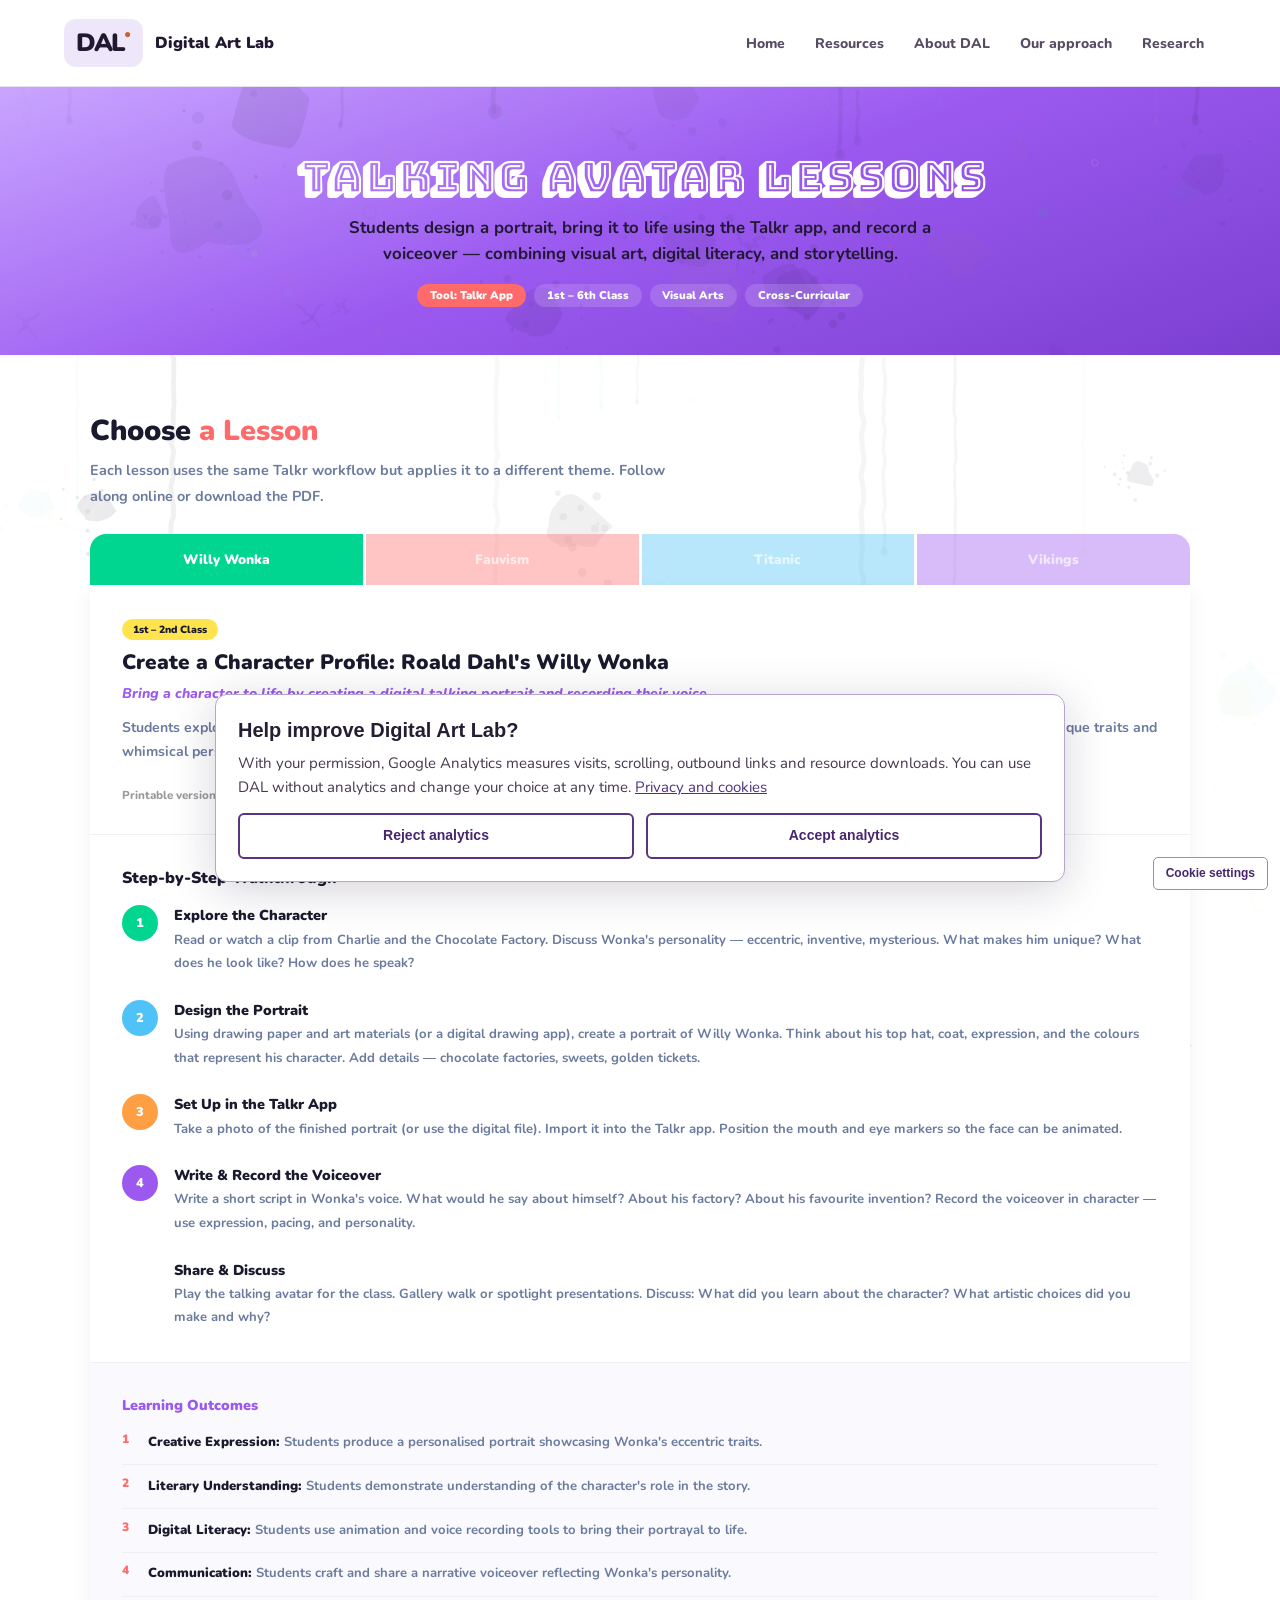
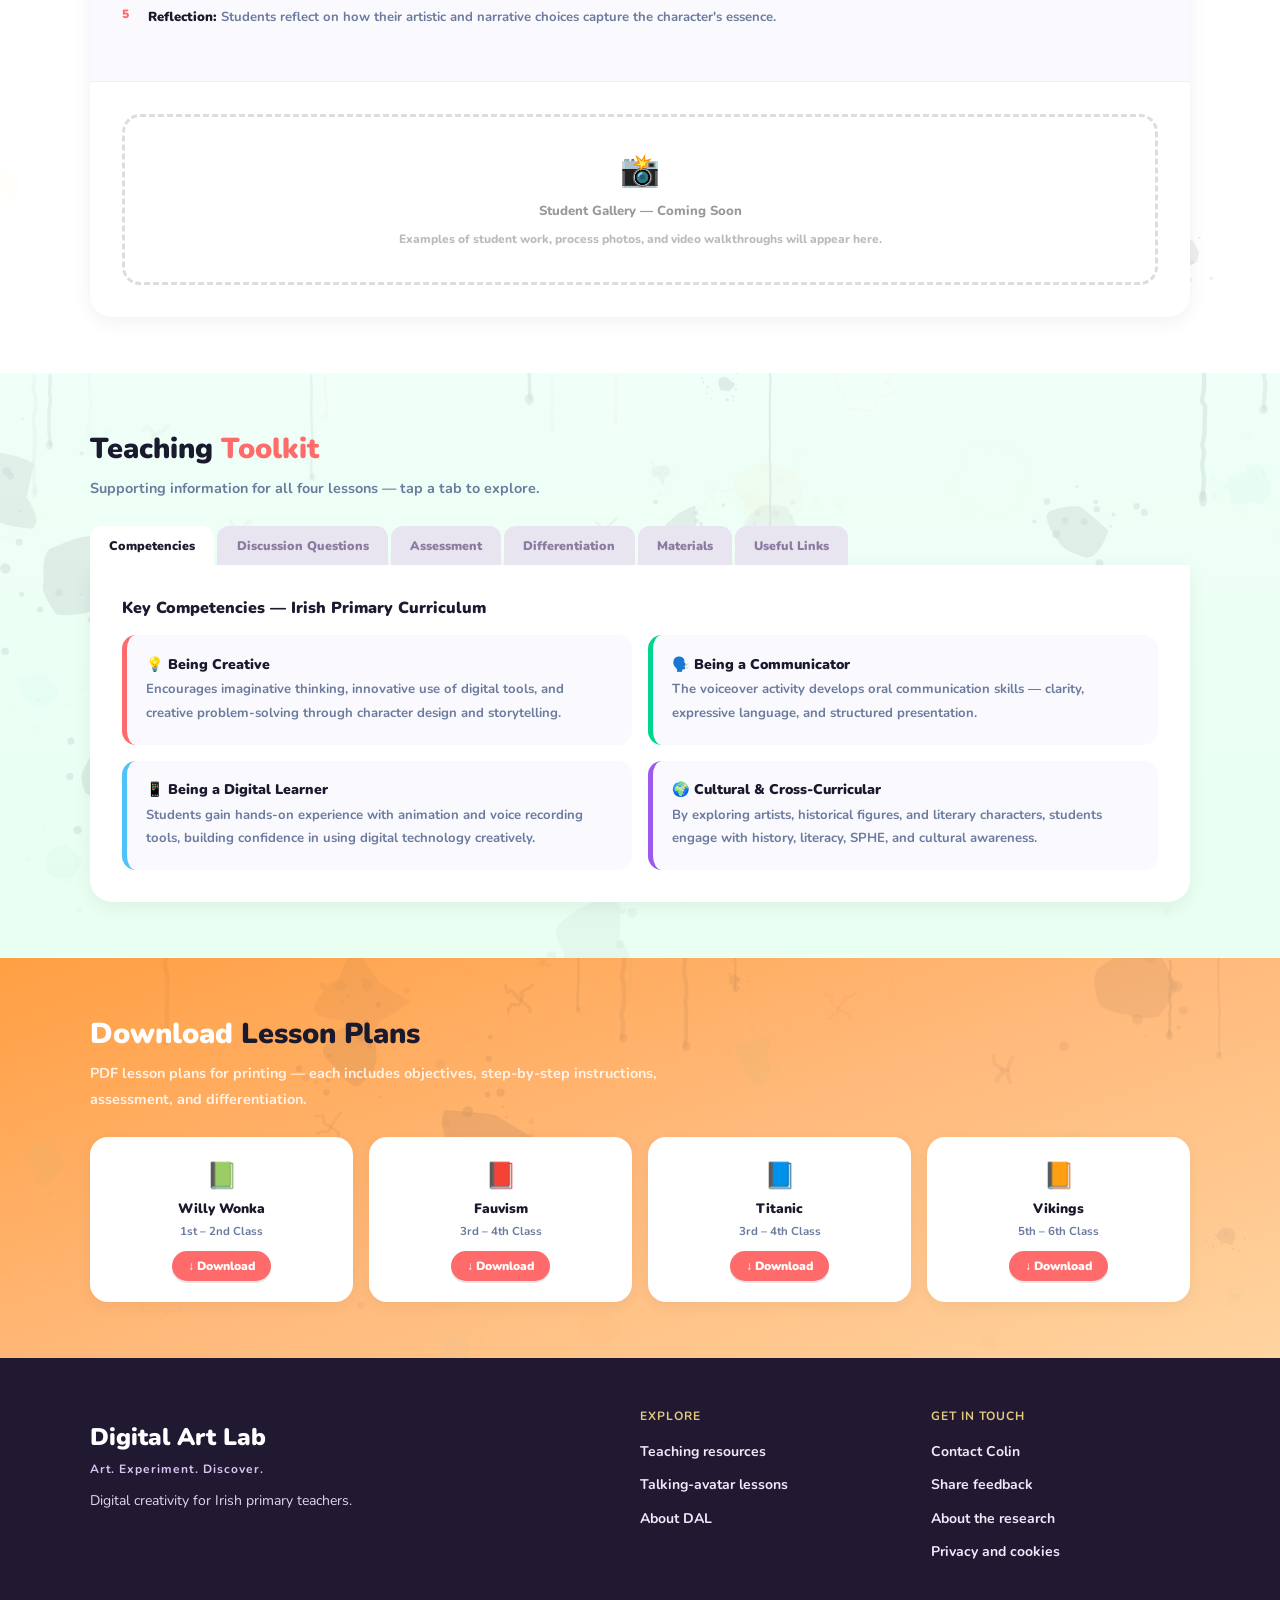
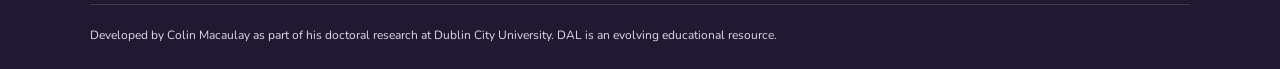
<file: talking-avatar.html>
<!DOCTYPE html>
<html lang="en">
<head>
<meta charset="UTF-8">
<meta name="viewport" content="width=device-width, initial-scale=1.0">
<title>Talking Avatar Lessons for Primary School | Digital Art Lab</title>
<link href="https://fonts.googleapis.com/css2?family=Nunito:wght@600;700;800;900&family=Bungee+Shade&family=Permanent+Marker&display=swap" rel="stylesheet">
<style>
:root{--coral:#FF6B6B;--green:#00D68F;--yellow:#FFE44D;--purple:#9B59F0;--blue:#4FC3F7;--orange:#FF9F43;--pink:#FF6EB4;--navy:#1A1A2E;--white:#fff}
*{box-sizing:border-box;margin:0;padding:0}html{scroll-behavior:smooth}
body,h1,h2,h3,h4,h5,h6,p,span,div,li,a,button,small,b,strong,em{font-family:'Nunito',sans-serif}
body{background:#F8F6FF;color:var(--navy);overflow-x:hidden}a{text-decoration:none;color:inherit}

.sidebar{position:fixed;left:0;top:0;bottom:0;width:78px;background:var(--white);z-index:200;display:flex;flex-direction:column;align-items:center;padding:1rem 0;box-shadow:4px 0 15px rgba(0,0,0,.05)}
.sidebar::after{content:'';position:absolute;right:0;top:0;bottom:0;width:5px;background:linear-gradient(180deg,#e0d0ff,#c9a5ff,#9B59F0)}
.sl{font-size:.6rem;font-weight:900;text-align:center;color:var(--navy);margin-bottom:1rem}
.sn{display:flex;flex-direction:column;align-items:center;gap:.5rem;list-style:none;flex:1}
.sn a{width:48px;height:48px;border-radius:14px;display:flex;align-items:center;justify-content:center;transition:all .2s;position:relative;color:var(--white)}
.sn a:hover{transform:scale(1.1);background:#e8e4f0}
.sn a svg{width:22px;height:22px;fill:none;stroke:currentColor;stroke-width:2.2;stroke-linecap:round;stroke-linejoin:round}
.sn a .t{position:absolute;left:60px;background:var(--navy);color:var(--white);padding:.25rem .6rem;border-radius:6px;font-size:.65rem;font-weight:800;white-space:nowrap;opacity:0;pointer-events:none;transition:all .15s;transform:translateX(-4px);z-index:999}
.sn a:hover .t{opacity:1;transform:translateX(0)}
.s-home{background:#f0eef5;color:var(--navy)!important}.s-about{background:#f0eef5;color:var(--coral)!important}.s-approach{background:#f0eef5;color:var(--green)!important}.s-resources{background:#f0eef5;color:var(--orange)!important}.s-research{background:#f0eef5;color:var(--blue)!important}
.main{margin-left:78px}

/* HERO */
.page-hero{position:relative;padding:4rem 2.5rem 3rem;text-align:center;overflow:hidden;min-height:30vh;display:flex;flex-direction:column;align-items:center;justify-content:center;background:linear-gradient(160deg,#C9A5FF,#9B59F0,#7B3FD0)}
.page-hero canvas{position:absolute;inset:0;width:100%;height:100%;pointer-events:none}
#phb{z-index:0}#pha{z-index:1}
.page-hero .hc{position:relative;z-index:2}
.page-hero h1{font-family:'Bungee Shade',cursive;font-size:clamp(1.5rem,4vw,2.6rem);color:var(--white);margin-bottom:.6rem;text-shadow:3px 3px 0 rgba(0,0,0,.15)}
.page-hero p{font-size:clamp(.88rem,1.6vw,1.05rem);color:rgba(255,255,255,.85);max-width:600px;margin:0 auto;font-weight:700;line-height:1.6}
.pills{display:flex;flex-wrap:wrap;gap:.5rem;justify-content:center;margin-top:1rem;position:relative;z-index:2}
.pill{padding:.25rem .8rem;border-radius:50px;font-size:.7rem;font-weight:900;background:rgba(255,255,255,.15);color:var(--white)}.pill.hot{background:var(--coral)}

/* SECTIONS */
.sec{position:relative;padding:3.5rem 2.5rem;overflow:hidden}
.sec canvas{position:absolute;inset:0;width:100%;height:100%;pointer-events:none;z-index:0}
.sec .inner{position:relative;z-index:1;max-width:1100px;margin:0 auto}
.sec h2{font-size:clamp(1.3rem,2.5vw,1.8rem);font-weight:900;color:var(--navy);margin-bottom:.5rem}
.sec h2 em{font-style:normal;color:var(--coral)}
.desc{font-size:.9rem;line-height:1.7;color:#6B7B9E;font-weight:700;margin-bottom:1.5rem;max-width:600px}

/* LESSON CHOOSER TABS */
.ltabs{display:flex;gap:3px;border-radius:16px 16px 0 0;overflow:hidden}
.ltab{flex:1;padding:1rem;font-size:.85rem;font-weight:900;border:none;cursor:pointer;transition:all .2s;text-align:center;color:rgba(255,255,255,.65);background:rgba(0,0,0,.06)}
.ltab.active{color:var(--white)}
.ltab:hover:not(.active){color:var(--white);background:rgba(0,0,0,.1)}
.t1{background:#00D68F66}.t1.active{background:var(--green)}
.t2{background:#FF6B6B66}.t2.active{background:var(--coral)}
.t3{background:#4FC3F766}.t3.active{background:var(--blue)}
.t4{background:#9B59F066}.t4.active{background:var(--purple)}

/* LESSON PANEL — full online lesson */
.lpanel{display:none;background:var(--white);border-radius:0 0 22px 22px;box-shadow:0 5px 20px rgba(0,0,0,.06);overflow:hidden}
.lpanel.active{display:block}
.lp-header{padding:2rem 2rem 1.5rem;border-bottom:1px solid #f0f0f0}
.age{display:inline-block;padding:.2rem .7rem;border-radius:50px;font-size:.65rem;font-weight:900;background:var(--yellow);color:var(--navy);margin-bottom:.6rem}
.lp-header h3{font-size:1.3rem;font-weight:900;color:var(--navy);margin-bottom:.4rem;line-height:1.2}
.lp-header .obj{font-size:.88rem;color:var(--purple);font-weight:800;font-style:italic;margin-bottom:.6rem}
.lp-header .body{font-size:.88rem;line-height:1.7;color:#6B7B9E;font-weight:700}
.lp-actions{display:flex;gap:.8rem;margin-top:1rem;align-items:center;flex-wrap:wrap}
.dl-btn{display:inline-flex;align-items:center;gap:.4rem;padding:.45rem 1rem;font-size:.75rem;font-weight:900;background:var(--coral);color:var(--white);border-radius:50px;transition:all .2s;box-shadow:0 2px 0 rgba(0,0,0,.1)}
.dl-btn:hover{transform:translateY(-1px)}
.dl-label{font-size:.72rem;font-weight:800;color:#999}

/* LESSON STEPS — online walkthrough */
.lp-steps{padding:2rem}
.lp-steps h4{font-size:1rem;font-weight:900;color:var(--navy);margin-bottom:1rem}
.step{display:flex;gap:1rem;margin-bottom:1.5rem;align-items:flex-start}
.step:last-child{margin-bottom:0}
.step-n{width:36px;height:36px;border-radius:50%;display:flex;align-items:center;justify-content:center;font-size:.8rem;font-weight:900;color:var(--white);flex-shrink:0}
.step:nth-child(1) .step-n,.step:nth-child(odd) .step-n{background:var(--coral)}
.step:nth-child(2) .step-n{background:var(--green)}
.step:nth-child(3) .step-n{background:var(--blue)}
.step:nth-child(4) .step-n{background:var(--orange)}
.step:nth-child(5) .step-n{background:var(--purple)}
.step-c h5{font-size:.9rem;font-weight:900;color:var(--navy);margin-bottom:.2rem}
.step-c p{font-size:.82rem;line-height:1.6;color:#6B7B9E;font-weight:700}

/* LEARNING OUTCOMES */
.lp-outcomes{padding:2rem;background:#FAFAFE;border-top:1px solid #f0f0f0}
.lp-outcomes h4{font-size:.9rem;font-weight:900;color:var(--purple);margin-bottom:1rem}
.out-item{display:flex;gap:.6rem;align-items:flex-start;margin-bottom:.6rem;padding-bottom:.6rem;border-bottom:1px solid #f0f0f0}
.out-item:last-child{border-bottom:none}
.out-n{font-size:.75rem;font-weight:900;color:var(--coral);flex-shrink:0;width:1rem}
.out-t{font-size:.82rem;line-height:1.55;color:#6B7B9E;font-weight:700}
.out-t strong{color:var(--navy);font-weight:900}

/* STUDENT GALLERY PLACEHOLDER */
.gallery-placeholder{padding:2rem;border-top:1px solid #f0f0f0;text-align:center}
.gp-box{border:3px dashed #ddd;border-radius:18px;padding:2rem;color:#999}
.gp-box span{font-size:2rem;display:block;margin-bottom:.5rem}
.gp-box p{font-size:.82rem;font-weight:800}

/* SUPPORTING INFO TABS */
.info-tabs{display:flex;flex-wrap:wrap;gap:3px;margin-bottom:0}
.info-tab{padding:.7rem 1.2rem;font-size:.78rem;font-weight:900;border:none;cursor:pointer;transition:all .2s;background:#e8e4f0;color:#8B7BA0;border-radius:12px 12px 0 0}
.info-tab.active{background:var(--white);color:var(--navy)}
.info-tab:hover:not(.active){background:#ddd8e8;color:var(--navy)}
.info-panel{display:none;background:var(--white);border-radius:0 0 22px 22px;box-shadow:0 5px 20px rgba(0,0,0,.06);padding:2rem}
.info-panel.active{display:block}

/* COMPETENCIES GRID */
.comp-grid{display:grid;grid-template-columns:1fr 1fr;gap:1rem}
.comp-card{padding:1.2rem;border-radius:14px;background:#FAFAFE;border-left:5px solid}
.comp-card:nth-child(1){border-color:var(--coral)}.comp-card:nth-child(2){border-color:var(--green)}.comp-card:nth-child(3){border-color:var(--blue)}.comp-card:nth-child(4){border-color:var(--purple)}
.comp-card h4{font-size:.88rem;font-weight:900;color:var(--navy);margin-bottom:.3rem}
.comp-card p{font-size:.82rem;line-height:1.55;color:#6B7B9E;font-weight:700}

/* QUESTIONS */
.q-grid{display:grid;grid-template-columns:1fr 1fr;gap:2rem}
.q-col h4{font-size:.8rem;font-weight:900;letter-spacing:.04em;margin-bottom:.8rem;padding-bottom:.5rem;border-bottom:3px solid}
.q-col.hot h4{border-color:var(--coral);color:var(--coral)}
.q-col.low h4{border-color:var(--blue);color:var(--blue)}
.q-list{list-style:none}
.q-list li{padding:.5rem 0;border-bottom:1px solid #f0f0f0;font-size:.85rem;line-height:1.5;color:#6B7B9E;font-weight:700;padding-left:1.2rem;position:relative}
.q-list li::before{content:'→';position:absolute;left:0;color:var(--coral);font-size:.8rem}

/* ASSESSMENT GRID */
.assess-grid{display:grid;grid-template-columns:repeat(4,1fr);gap:1rem}
.assess-card{text-align:center;padding:1.2rem;border-radius:14px;background:#FAFAFE}
.assess-card span{font-size:1.8rem;display:block;margin-bottom:.5rem}
.assess-card h4{font-size:.85rem;font-weight:900;color:var(--navy);margin-bottom:.3rem}
.assess-card p{font-size:.78rem;line-height:1.5;color:#6B7B9E;font-weight:700}

/* DIFFERENTIATION */
.diff-grid{display:grid;grid-template-columns:repeat(3,1fr);gap:1rem}
.diff-card{padding:1.2rem;border-radius:14px;background:#FAFAFE}
.diff-tag{display:inline-block;padding:.15rem .5rem;border-radius:50px;font-size:.6rem;font-weight:900;background:var(--green);color:var(--white);margin-bottom:.5rem}
.diff-card:nth-child(2) .diff-tag{background:var(--blue)}
.diff-card:nth-child(3) .diff-tag{background:var(--purple)}
.diff-card:nth-child(4) .diff-tag{background:var(--orange)}
.diff-card:nth-child(5) .diff-tag{background:var(--coral)}
.diff-card:nth-child(6) .diff-tag{background:var(--pink)}
.diff-card h4{font-size:.85rem;font-weight:900;color:var(--navy);margin-bottom:.3rem}
.diff-card p{font-size:.78rem;line-height:1.55;color:#6B7B9E;font-weight:700}

/* MATERIALS */
.mat-grid{display:grid;grid-template-columns:1fr 1fr;gap:2rem}
.mat-col h4{font-size:.8rem;font-weight:900;color:var(--purple);letter-spacing:.04em;margin-bottom:.8rem;padding-bottom:.5rem;border-bottom:2px solid rgba(155,89,240,.2)}
.mat-list{list-style:none}
.mat-list li{padding:.4rem 0;border-bottom:1px solid #f0f0f0;font-size:.85rem;line-height:1.5;color:#6B7B9E;font-weight:700;padding-left:1rem;position:relative}
.mat-list li::before{content:'·';position:absolute;left:0;color:var(--coral);font-weight:900;font-size:1.1rem;line-height:1.3}
.mat-list li strong{color:var(--navy);font-weight:900}

/* LINKS */
.links-row{display:flex;flex-wrap:wrap;gap:.5rem;margin-top:.8rem}
.link-btn{padding:.45rem 1rem;font-size:.78rem;font-weight:900;background:var(--white);border:2px solid #e0d8f0;color:var(--purple);border-radius:50px;transition:all .2s}
.link-btn:hover{background:var(--purple);color:var(--white);border-color:var(--purple)}

/* DOWNLOAD STRIP */
.dl-strip{display:grid;grid-template-columns:repeat(4,1fr);gap:1rem;margin-top:1.5rem}
.dl-card{background:var(--white);border-radius:18px;padding:1.3rem;text-align:center;box-shadow:0 4px 15px rgba(0,0,0,.05);transition:all .2s}
.dl-card:hover{transform:translateY(-3px)}
.dl-card span{font-size:1.6rem;display:block;margin-bottom:.4rem}
.dl-card h4{font-size:.85rem;font-weight:900;color:var(--navy);margin-bottom:.15rem}
.dl-card p{font-size:.72rem;color:#6B7B9E;font-weight:700;margin-bottom:.6rem}

/* FOOTER */
footer{background:linear-gradient(160deg,#C9A5FF,#9B59F0,#7B3FD0);color:var(--white);padding:3rem 2.5rem 1.2rem;position:relative;overflow:hidden}
footer canvas{position:absolute;inset:0;width:100%;height:100%;pointer-events:none;z-index:0}
.fg{display:grid;grid-template-columns:2fr 1fr 1fr;gap:3rem;max-width:1100px;margin:0 auto 1.5rem;position:relative;z-index:1}
.fg h4{font-weight:900;color:var(--yellow);margin-bottom:.7rem;font-size:.95rem}
.fg ul{list-style:none}.fg li{margin-bottom:.4rem}.fg a{font-size:.82rem;color:rgba(255,255,255,.6);font-weight:700;transition:color .2s}.fg a:hover{color:var(--yellow)}
.fb{border-top:1px solid rgba(255,255,255,.15);padding-top:.8rem;display:flex;justify-content:space-between;flex-wrap:wrap;gap:.5rem;max-width:1100px;margin:0 auto;font-size:.72rem;color:rgba(255,255,255,.4);font-weight:700;position:relative;z-index:1}.fb a{color:var(--yellow)}

@media(max-width:900px){.sidebar{width:56px}.sn a{width:38px;height:38px}.main{margin-left:56px}.lpanel .lp-steps,.lpanel .lp-outcomes{padding:1.2rem}.comp-grid,.q-grid,.mat-grid{grid-template-columns:1fr}.assess-grid,.diff-grid,.dl-strip{grid-template-columns:1fr 1fr}.fg{grid-template-columns:1fr}.ltabs,.info-tabs{flex-wrap:wrap}}
@media(max-width:600px){.sidebar{display:none}.main{margin-left:0}.assess-grid,.dl-strip{grid-template-columns:1fr}.diff-grid{grid-template-columns:1fr}}
</style>
<meta name="description" content="Create talking portraits through art, animation and storytelling. Explore four lesson ideas with classroom steps and downloadable PDF plans.">
<link rel="canonical" href="https://www.digitalartlab.ie/talking-avatar.html">
<meta property="og:type" content="website"><meta property="og:site_name" content="Digital Art Lab">
<meta property="og:title" content="Talking Avatar Lessons for Primary School | Digital Art Lab"><meta property="og:description" content="Create talking portraits through art, animation and storytelling. Explore four lesson ideas with classroom steps and downloadable PDF plans."><meta property="og:url" content="https://www.digitalartlab.ie/talking-avatar.html">
<link rel="icon" href="favicon.svg" type="image/svg+xml"><link rel="stylesheet" href="dal.css">
<script src="dal.js" defer></script>
<script src="analytics-consent.js" defer></script>
</head>
<body>
<a class="skip-link" href="#content">Skip to content</a><header class="dal-header"><a class="dal-brand" href="index.html" aria-label="Digital Art Lab home"><span class="brand-mark">DAL<span>●</span></span><span class="brand-name">Digital Art Lab</span></a><nav aria-label="Main navigation"><a href="index.html">Home</a><a href="resources.html">Resources</a><a href="about.html">About DAL</a><a href="approach.html">Our approach</a><a href="research.html">Research</a></nav></header>

<main class="main" id="content">

<!-- HERO -->
<div class="page-hero"><canvas aria-hidden="true" id="phb"></canvas><canvas aria-hidden="true" id="pha"></canvas>
<div class="hc"><h1>Talking Avatar Lessons</h1>
<p>Students design a portrait, bring it to life using the Talkr app, and record a voiceover — combining visual art, digital literacy, and storytelling.</p></div>
<div class="pills"><span class="pill hot">Tool: Talkr App</span><span class="pill">1st – 6th Class</span><span class="pill">Visual Arts</span><span class="pill">Cross-Curricular</span></div>
</div>

<!-- CHOOSE A LESSON — full online walkthrough -->
<div class="sec" style="background:var(--white)"><canvas aria-hidden="true" id="s1"></canvas>
<div class="inner">
<h2>Choose <em>a Lesson</em></h2>
<p class="desc">Each lesson uses the same Talkr workflow but applies it to a different theme. Follow along online or download the PDF.</p>

<div class="ltabs">
<button class="ltab t1 active" onclick="showL('w',this)">Willy Wonka</button>
<button class="ltab t2" onclick="showL('f',this)">Fauvism</button>
<button class="ltab t3" onclick="showL('t',this)">Titanic</button>
<button class="ltab t4" onclick="showL('v',this)">Vikings</button>
</div>

<!-- WONKA -->
<div class="lpanel active" id="lw">
<div class="lp-header"><span class="age">1st – 2nd Class</span><h3>Create a Character Profile: Roald Dahl's Willy Wonka</h3><p class="obj">Bring a character to life by creating a digital talking portrait and recording their voice.</p><p class="body">Students explore the character of Willy Wonka by creating a visual and narrative character profile. They design a portrait incorporating his unique traits and whimsical personality, then bring it to life using the Talkr app to animate and record a voiceover.</p>
<div class="lp-actions"><span class="dl-label">Printable version:</span><a href="lessonwillywonka.pdf" download class="dl-btn">↓ Download PDF</a></div></div>
<div class="lp-steps"><h4>Step-by-Step Walkthrough</h4>
<div class="step"><div class="step-n">1</div><div class="step-c"><h5>Explore the Character</h5><p>Read or watch a clip from Charlie and the Chocolate Factory. Discuss Wonka's personality — eccentric, inventive, mysterious. What makes him unique? What does he look like? How does he speak?</p></div></div>
<div class="step"><div class="step-n">2</div><div class="step-c"><h5>Design the Portrait</h5><p>Using drawing paper and art materials (or a digital drawing app), create a portrait of Willy Wonka. Think about his top hat, coat, expression, and the colours that represent his character. Add details — chocolate factories, sweets, golden tickets.</p></div></div>
<div class="step"><div class="step-n">3</div><div class="step-c"><h5>Set Up in the Talkr App</h5><p>Take a photo of the finished portrait (or use the digital file). Import it into the Talkr app. Position the mouth and eye markers so the face can be animated.</p></div></div>
<div class="step"><div class="step-n">4</div><div class="step-c"><h5>Write &amp; Record the Voiceover</h5><p>Write a short script in Wonka's voice. What would he say about himself? About his factory? About his favourite invention? Record the voiceover in character — use expression, pacing, and personality.</p></div></div>
<div class="step"><div class="step-n">5</div><div class="step-c"><h5>Share &amp; Discuss</h5><p>Play the talking avatar for the class. Gallery walk or spotlight presentations. Discuss: What did you learn about the character? What artistic choices did you make and why?</p></div></div>
</div>
<div class="lp-outcomes"><h4>Learning Outcomes</h4>
<div class="out-item"><span class="out-n">1</span><p class="out-t"><strong>Creative Expression:</strong> Students produce a personalised portrait showcasing Wonka's eccentric traits.</p></div>
<div class="out-item"><span class="out-n">2</span><p class="out-t"><strong>Literary Understanding:</strong> Students demonstrate understanding of the character's role in the story.</p></div>
<div class="out-item"><span class="out-n">3</span><p class="out-t"><strong>Digital Literacy:</strong> Students use animation and voice recording tools to bring their portrayal to life.</p></div>
<div class="out-item"><span class="out-n">4</span><p class="out-t"><strong>Communication:</strong> Students craft and share a narrative voiceover reflecting Wonka's personality.</p></div>
<div class="out-item"><span class="out-n">5</span><p class="out-t"><strong>Reflection:</strong> Students reflect on how their artistic and narrative choices capture the character's essence.</p></div>
</div>
<div class="gallery-placeholder"><div class="gp-box"><span>📸</span><p>Student Gallery — Coming Soon</p><p style="color:#bbb;font-size:.75rem;margin-top:.3rem">Examples of student work, process photos, and video walkthroughs will appear here.</p></div></div>
</div>

<!-- FAUVISM -->
<div class="lpanel" id="lf">
<div class="lp-header"><span class="age">3rd – 4th Class</span><h3>Create an Artist Profile: The Movement of Fauvism</h3><p class="obj">Create a digital character profile of a Fauvist artist, combining their artistic style and personal story.</p><p class="body">Students explore the bold art movement of Fauvism by creating a fictional artist inspired by its principles. They design a portrait using exaggerated colours and simplified forms, then animate their artist and record a voiceover expressing their character's artistic philosophy.</p>
<div class="lp-actions"><span class="dl-label">Printable version:</span><a href="lessonfauvism.pdf" download class="dl-btn">↓ Download PDF</a></div></div>
<div class="lp-steps"><h4>Step-by-Step Walkthrough</h4>
<div class="step"><div class="step-n">1</div><div class="step-c"><h5>Research Fauvism</h5><p>Explore the Fauvist movement — Matisse, Derain, Vlaminck. Look at examples of bold colour, simplified forms, and emotional expression. Discuss: What makes Fauvism different? Why were they called "wild beasts"?</p></div></div>
<div class="step"><div class="step-n">2</div><div class="step-c"><h5>Create Your Fauvist Artist</h5><p>Invent a fictional Fauvist artist. Give them a name, backstory, and artistic philosophy. Design their portrait using chalk pastels, bright markers, or digital tools — bold colours, exaggerated features, simplified forms.</p></div></div>
<div class="step"><div class="step-n">3</div><div class="step-c"><h5>Set Up in the Talkr App</h5><p>Photo or import the portrait into Talkr. Set up the animation markers. Test the mouth and eye movement.</p></div></div>
<div class="step"><div class="step-n">4</div><div class="step-c"><h5>Write &amp; Record the Voiceover</h5><p>Write a script as the artist. What is their philosophy? What inspires them? Why do they paint the way they do? Record in character.</p></div></div>
<div class="step"><div class="step-n">5</div><div class="step-c"><h5>Share &amp; Discuss</h5><p>Present the talking avatar. Peer feedback — what Fauvist elements are visible? What did you learn about the movement?</p></div></div>
</div>
<div class="lp-outcomes"><h4>Learning Outcomes</h4>
<div class="out-item"><span class="out-n">1</span><p class="out-t"><strong>Creative Expression:</strong> A vivid Fauvist-inspired portrait capturing the essence of the movement.</p></div>
<div class="out-item"><span class="out-n">2</span><p class="out-t"><strong>Art Historical Understanding:</strong> Knowledge of Fauvism — bold colours, simplified forms, emotional expression.</p></div>
<div class="out-item"><span class="out-n">3</span><p class="out-t"><strong>Digital Literacy:</strong> Using animation and voice recording to bring a Fauvist artist to life.</p></div>
<div class="out-item"><span class="out-n">4</span><p class="out-t"><strong>Communication:</strong> Articulating the artist's backstory and philosophy through voiceover.</p></div>
<div class="out-item"><span class="out-n">5</span><p class="out-t"><strong>Reflection:</strong> Reflecting on artistic choices and the emotional impact of Fauvist techniques.</p></div>
</div>
<div class="gallery-placeholder"><div class="gp-box"><span>📸</span><p>Student Gallery — Coming Soon</p><p style="color:#bbb;font-size:.75rem;margin-top:.3rem">Examples, process photos, and videos will appear here.</p></div></div>
</div>

<!-- TITANIC -->
<div class="lpanel" id="lt">
<div class="lp-header"><span class="age">3rd – 4th Class</span><h3>Create a Titanic Passenger Profile</h3><p class="obj">Create a digital talking portrait of an imaginary Titanic passenger, bringing their story to life.</p><p class="body">Students create a fictional Titanic passenger — combining historical context with creative storytelling. They design a digital portrait considering class, background, and motivations, then animate their character using the Talkr app and record a voiceover backstory.</p>
<div class="lp-actions"><span class="dl-label">Printable version:</span><a href="lessontitanic.pdf" download class="dl-btn">↓ Download PDF</a></div></div>
<div class="lp-steps"><h4>Step-by-Step Walkthrough</h4>
<div class="step"><div class="step-n">1</div><div class="step-c"><h5>Research the Titanic</h5><p>Explore the history of the Titanic — who was on board? First class, second class, third class. What were their reasons for travelling? Look at historical images and discuss the social structure of the time.</p></div></div>
<div class="step"><div class="step-n">2</div><div class="step-c"><h5>Create Your Passenger</h5><p>Invent a fictional passenger. Decide their name, age, class, background, and reason for travelling. Design their portrait — considering clothing, expression, and era-appropriate details.</p></div></div>
<div class="step"><div class="step-n">3</div><div class="step-c"><h5>Set Up in the Talkr App</h5><p>Import the portrait into Talkr and set up the animation markers.</p></div></div>
<div class="step"><div class="step-n">4</div><div class="step-c"><h5>Write &amp; Record the Voiceover</h5><p>Write a first-person script as the passenger. Who are they? Where are they going? What are their hopes and fears? Record in character.</p></div></div>
<div class="step"><div class="step-n">5</div><div class="step-c"><h5>Share &amp; Discuss</h5><p>Present to the class. Discuss historical accuracy, creative choices, and what the characters reveal about life in 1912.</p></div></div>
</div>
<div class="lp-outcomes"><h4>Learning Outcomes</h4>
<div class="out-item"><span class="out-n">1</span><p class="out-t"><strong>Creative Expression:</strong> A personalised Titanic character portrait reflecting understanding of the era.</p></div>
<div class="out-item"><span class="out-n">2</span><p class="out-t"><strong>Historical Understanding:</strong> Knowledge of the Titanic's social structure and historical significance.</p></div>
<div class="out-item"><span class="out-n">3</span><p class="out-t"><strong>Digital Literacy:</strong> Using digital drawing and animation tools to design and animate a character.</p></div>
<div class="out-item"><span class="out-n">4</span><p class="out-t"><strong>Communication:</strong> Crafting a backstory through a recorded voiceover.</p></div>
<div class="out-item"><span class="out-n">5</span><p class="out-t"><strong>Reflection:</strong> Connecting creative work to historical themes and passenger experiences.</p></div>
</div>
<div class="gallery-placeholder"><div class="gp-box"><span>📸</span><p>Student Gallery — Coming Soon</p><p style="color:#bbb;font-size:.75rem;margin-top:.3rem">Examples, process photos, and videos will appear here.</p></div></div>
</div>

<!-- VIKINGS -->
<div class="lpanel" id="lv">
<div class="lp-header"><span class="age">5th – 6th Class</span><h3>Create a Viking Warrior Profile</h3><p class="obj">Bring a Viking warrior character to life by creating a digital talking portrait and sharing their story.</p><p class="body">Students create a Viking warrior, explorer, or craftsperson — combining historical understanding with artistic expression. They design and paint a portrait using traditional art materials, then bring the character to life with the Talkr app to animate and record a voiceover.</p>
<div class="lp-actions"><span class="dl-label">Printable version:</span><a href="lessonvikings.pdf" download class="dl-btn">↓ Download PDF</a></div></div>
<div class="lp-steps"><h4>Step-by-Step Walkthrough</h4>
<div class="step"><div class="step-n">1</div><div class="step-c"><h5>Research the Vikings</h5><p>Explore Viking culture — warriors, explorers, traders, craftspeople. What did they wear? What were their beliefs? Look at Viking art patterns, runes, and ship designs. Discuss their role in Irish history.</p></div></div>
<div class="step"><div class="step-n">2</div><div class="step-c"><h5>Create Your Viking Character</h5><p>Choose a role — warrior, explorer, craftsperson, chieftain. Design their portrait using traditional art materials — paint, pastels, ink. Include Viking-era details: armour, jewellery, symbols, patterns.</p></div></div>
<div class="step"><div class="step-n">3</div><div class="step-c"><h5>Set Up in the Talkr App</h5><p>Photograph the traditional artwork and import into Talkr. Set up animation markers.</p></div></div>
<div class="step"><div class="step-n">4</div><div class="step-c"><h5>Write &amp; Record the Voiceover</h5><p>Write a script as the Viking character. What is their name? Where have they travelled? What battles have they fought? What do they believe in? Record in character.</p></div></div>
<div class="step"><div class="step-n">5</div><div class="step-c"><h5>Share &amp; Discuss</h5><p>Present to the class. Gallery walk. Discuss historical accuracy, how traditional and digital art worked together, and what they learned about Viking culture.</p></div></div>
</div>
<div class="lp-outcomes"><h4>Learning Outcomes</h4>
<div class="out-item"><span class="out-n">1</span><p class="out-t"><strong>Creative Expression:</strong> A unique Viking character portrait showcasing bold artistic choices.</p></div>
<div class="out-item"><span class="out-n">2</span><p class="out-t"><strong>Historical Understanding:</strong> Knowledge of Viking roles, culture, and motivations through character design.</p></div>
<div class="out-item"><span class="out-n">3</span><p class="out-t"><strong>Digital Literacy:</strong> Animating and voicing a Viking character, combining traditional art with technology.</p></div>
<div class="out-item"><span class="out-n">4</span><p class="out-t"><strong>Communication:</strong> Presenting the character to peers, articulating their story and cultural significance.</p></div>
<div class="out-item"><span class="out-n">5</span><p class="out-t"><strong>Reflection:</strong> Connecting art and history meaningfully through creative choices.</p></div>
</div>
<div class="gallery-placeholder"><div class="gp-box"><span>📸</span><p>Student Gallery — Coming Soon</p><p style="color:#bbb;font-size:.75rem;margin-top:.3rem">Examples, process photos, and videos will appear here.</p></div></div>
</div>

</div></div>

<!-- SUPPORTING INFO — tabbed so it doesn't overwhelm -->
<div class="sec" style="background:linear-gradient(180deg,#F0FFF8,#E8FFF2)"><canvas aria-hidden="true" id="s2"></canvas>
<div class="inner">
<h2 id="teaching-toolkit">Teaching <em>Toolkit</em></h2>
<p class="desc">Supporting information for all four lessons — tap a tab to explore.</p>

<div class="info-tabs">
<button class="info-tab active" onclick="showI('comp',this)">Competencies</button>
<button class="info-tab" onclick="showI('quest',this)">Discussion Questions</button>
<button class="info-tab" onclick="showI('assess',this)">Assessment</button>
<button class="info-tab" onclick="showI('diff',this)">Differentiation</button>
<button class="info-tab" onclick="showI('mat',this)">Materials</button>
<button class="info-tab" onclick="showI('links',this)">Useful Links</button>
</div>

<!-- COMPETENCIES -->
<div class="info-panel active" id="icomp">
<h4 style="font-weight:900;margin-bottom:1rem">Key Competencies — Irish Primary Curriculum</h4>
<div class="comp-grid">
<div class="comp-card"><h4>💡 Being Creative</h4><p>Encourages imaginative thinking, innovative use of digital tools, and creative problem-solving through character design and storytelling.</p></div>
<div class="comp-card"><h4>🗣️ Being a Communicator</h4><p>The voiceover activity develops oral communication skills — clarity, expressive language, and structured presentation.</p></div>
<div class="comp-card"><h4>📱 Being a Digital Learner</h4><p>Students gain hands-on experience with animation and voice recording tools, building confidence in using digital technology creatively.</p></div>
<div class="comp-card"><h4>🌍 Cultural &amp; Cross-Curricular</h4><p>By exploring artists, historical figures, and literary characters, students engage with history, literacy, SPHE, and cultural awareness.</p></div>
</div></div>

<!-- QUESTIONS -->
<div class="info-panel" id="iquest">
<div class="q-grid">
<div class="q-col hot"><h4>HIGHER-ORDER THINKING</h4>
<ul class="q-list">
<li>Why do you think this character acts the way they do? What shaped them?</li>
<li>If your character could give advice to someone today, what would they say?</li>
<li>How might your character's experiences have changed them over time?</li>
<li>What emotions did you try to show through your artistic choices?</li>
<li>How could art and technology help us understand historical figures or fictional characters?</li>
<li>If you could meet your character, what would you ask them?</li>
<li>How might your character's story be different if they lived in today's world?</li>
</ul></div>
<div class="q-col low"><h4>LOWER-ORDER THINKING</h4>
<ul class="q-list">
<li>Who is your character? What do they look like?</li>
<li>What is their name and where do they come from?</li>
<li>What do they do? What is their job or role?</li>
<li>What colours did you use and why?</li>
<li>What does your character say in their voiceover?</li>
<li>What materials did you use to create your portrait?</li>
<li>What did you enjoy most about this activity?</li>
</ul></div>
</div></div>

<!-- ASSESSMENT -->
<div class="info-panel" id="iassess">
<div class="assess-grid">
<div class="assess-card"><span>📁</span><h4>Digital Portfolios</h4><p>Students collect and curate their portrait, script, and animated voiceover as a digital portfolio entry — evidence of process and outcome.</p></div>
<div class="assess-card"><span>💬</span><h4>Peer Feedback</h4><p>Gallery walks, group rotations, or spotlight presentations allow students to give and receive constructive feedback.</p></div>
<div class="assess-card"><span>🔍</span><h4>Reflection &amp; Critique</h4><p>Students reflect on their artistic and narrative choices — what worked, what they'd do differently, and how their work connects to the theme.</p></div>
<div class="assess-card"><span>👁️</span><h4>Teacher Observation</h4><p>Observations focus on creativity, technique, and presentation — assessed on individual effort and progress rather than uniform standards.</p></div>
</div></div>

<!-- DIFFERENTIATION -->
<div class="info-panel" id="idiff">
<div class="diff-grid">
<div class="diff-card"><span class="diff-tag">CONTENT</span><h4>Vary the Resources</h4><p>Offer simplified summaries or video clips for students needing support. Provide in-depth texts or primary sources for advanced learners.</p></div>
<div class="diff-card"><span class="diff-tag">PROCESS</span><h4>Scaffold the Steps</h4><p>Use character profile templates with sentence starters for less confident students. Offer open-ended prompts for advanced learners. Pair students for peer support.</p></div>
<div class="diff-card"><span class="diff-tag">PRODUCT</span><h4>Flexible Output</h4><p>Less confident: a simple portrait and short structured script. Advanced: a detailed portrait with elaborate backstory and longer voiceover. All outputs are valued equally.</p></div>
<div class="diff-card"><span class="diff-tag">ENVIRONMENT</span><h4>Station-Based Support</h4><p>Set up a guided station with teacher support, an independent station for confident learners, and a tech help station for the app.</p></div>
<div class="diff-card"><span class="diff-tag">ASSESSMENT</span><h4>Individual Progress</h4><p>Assess based on effort, creativity, and engagement — not uniform standards. Simple reflection questions for less confident learners; deeper critical reflection for advanced.</p></div>
<div class="diff-card"><span class="diff-tag">EXTENSION</span><h4>Going Further</h4><p>Challenge advanced students to design a new invention (Wonka), create a philosophical motto (Fauvism), add dramatic Titanic storytelling, or include Viking symbolic patterns.</p></div>
</div></div>

<!-- MATERIALS -->
<div class="info-panel" id="imat">
<div class="mat-grid">
<div class="mat-col"><h4>ART MATERIALS</h4>
<ul class="mat-list">
<li><strong>Paper:</strong> A3 or A4 drawing paper, sketchbooks, or cardstock</li>
<li><strong>Sketching:</strong> Pencils, erasers, and sharpeners</li>
<li><strong>Colour:</strong> Coloured pencils, markers, watercolours, acrylic paints</li>
<li><strong>Chalk Pastels:</strong> Bright, bold colours — ideal for Fauvism activity</li>
<li><strong>Collage (optional):</strong> Coloured paper, scissors, glue sticks</li>
<li><strong>Markers:</strong> Fine-tip black markers for outlines and details</li>
<li><strong>Reference images:</strong> Visual examples relevant to each activity's theme</li>
</ul></div>
<div class="mat-col"><h4>DIGITAL TOOLS &amp; HARDWARE</h4>
<ul class="mat-list">
<li><strong>iPads or Tablets:</strong> One per student or per pair — fully charged</li>
<li><strong>Talkr App:</strong> Pre-installed and updated on all devices</li>
<li><strong>Headphones with microphones:</strong> For recording voiceovers</li>
<li><strong>Styluses (optional):</strong> For more precise digital drawing</li>
<li><strong>Classroom Wi-Fi:</strong> Stable connection for app use</li>
<li><strong>Drawing apps (optional):</strong> Procreate, Tayasui Sketches, or Canva</li>
<li><strong>Projector / Whiteboard:</strong> For teacher demonstrations</li>
</ul></div>
</div></div>

<!-- LINKS -->
<div class="info-panel" id="ilinks">
<p style="font-size:.9rem;color:#6B7B9E;font-weight:700;margin-bottom:1rem">Tools, curriculum documents, and supporting materials.</p>
<div class="links-row">
<a href="https://talkrapp.com/" target="_blank" class="link-btn">Talkr App →</a>
<a href="https://sites.google.com/view/art-tech-ing/home" target="_blank" class="link-btn">Art Tech.ing →</a>
<a href="https://www.ncca.ie" target="_blank" class="link-btn">NCCA →</a>
<a href="https://www.curriculumonline.ie/primary/curriculum-areas/arts-education/visual-arts/" target="_blank" class="link-btn">Irish Primary Art Curriculum →</a>
<a href="index.html" class="link-btn">← Back to DAL Home</a>
</div></div>

</div></div>

<!-- DOWNLOADS -->
<div class="sec" style="background:linear-gradient(160deg,var(--orange),#FFB97A,#FFD4A0)"><canvas aria-hidden="true" id="s3"></canvas>
<div class="inner">
<h2 style="color:var(--white)">Download <span style="color:var(--navy)">Lesson Plans</span></h2>
<p class="desc" style="color:rgba(255,255,255,.85)">PDF lesson plans for printing — each includes objectives, step-by-step instructions, assessment, and differentiation.</p>
<div class="dl-strip">
<div class="dl-card"><span>📗</span><h4>Willy Wonka</h4><p>1st – 2nd Class</p><a href="lessonwillywonka.pdf" download class="dl-btn">↓ Download</a></div>
<div class="dl-card"><span>📕</span><h4>Fauvism</h4><p>3rd – 4th Class</p><a href="lessonfauvism.pdf" download class="dl-btn">↓ Download</a></div>
<div class="dl-card"><span>📘</span><h4>Titanic</h4><p>3rd – 4th Class</p><a href="lessontitanic.pdf" download class="dl-btn">↓ Download</a></div>
<div class="dl-card"><span>📙</span><h4>Vikings</h4><p>5th – 6th Class</p><a href="lessonvikings.pdf" download class="dl-btn">↓ Download</a></div>
</div>
</div></div>

<!-- FOOTER -->
<footer class="dal-footer"><div><a class="footer-brand" href="index.html">Digital Art Lab<span>Art. Experiment. Discover.</span></a><p>Digital creativity for Irish primary teachers.</p></div><div><strong>Explore</strong><a href="resources.html">Teaching resources</a><a href="talking-avatar.html">Talking-avatar lessons</a><a href="about.html">About DAL</a></div><div><strong>Get in touch</strong><a href="mailto:colin.macaulay@dcu.ie">Contact Colin</a><a href="mailto:colin.macaulay@dcu.ie?subject=Digital%20Art%20Lab%20feedback">Share feedback</a><a href="research.html">About the research</a><a href="privacy.html">Privacy and cookies</a></div><p class="footer-note">Developed by Colin Macaulay as part of his doctoral research at Dublin City University. DAL is an evolving educational resource.</p></footer>
</main>
<script>
// Tab switching
function showL(id,btn){document.querySelectorAll('.lpanel').forEach(p=>p.classList.remove('active'));document.querySelectorAll('.ltab').forEach(b=>b.classList.remove('active'));document.getElementById('l'+id).classList.add('active');btn.classList.add('active');}
function showI(id,btn){document.querySelectorAll('.info-panel').forEach(p=>p.classList.remove('active'));document.querySelectorAll('.info-tab').forEach(b=>b.classList.remove('active'));document.getElementById('i'+id).classList.add('active');btn.classList.add('active');}

// === GENERATIVE ART ENGINE (same as index) ===
const r=(a,b)=>Math.random()*(b-a)+a,p=a=>a[Math.floor(Math.random()*a.length)];
function sp(c,x,y,cl,sz){c.fillStyle=cl;const n=Math.floor(r(5,9));c.beginPath();for(let i=0;i<n;i++){const a=i/n*Math.PI*2,R=sz*(.5+r(0,.6)),px=x+Math.cos(a)*R,py=y+Math.sin(a)*R;i===0?c.moveTo(px,py):c.quadraticCurveTo(x+Math.cos(a-.3)*R*r(.8,1.4),y+Math.sin(a-.3)*R*r(.8,1.4),px,py);}c.closePath();c.fill();for(let i=0;i<r(8,20);i++){const a=r(0,Math.PI*2),d=r(sz*.3,sz*2.2),dr=r(.5,sz*.13);c.beginPath();c.arc(x+Math.cos(a)*d,y+Math.sin(a)*d,dr,0,Math.PI*2);c.fill();}}
function drip(c,x,sy,cl,ln,w){c.strokeStyle=cl;c.fillStyle=cl;c.lineWidth=w;c.lineCap='round';c.beginPath();c.moveTo(x,sy);let cy=sy;while(cy<sy+ln){cy+=r(5,15);c.lineTo(x+r(-w*.4,w*.4),cy);}c.stroke();c.beginPath();c.ellipse(x+r(-1,1),cy,w*r(.7,1.4),w*r(1,1.8),0,0,Math.PI*2);c.fill();}
function wc(c,x,y,R,cl,lw){c.strokeStyle=cl;c.lineWidth=lw;c.beginPath();const n=Math.floor(r(18,30));for(let i=0;i<=n;i++){const a=i/n*Math.PI*2,rr=R+r(-R*.25,R*.25);i===0?c.moveTo(x+Math.cos(a)*rr,y+Math.sin(a)*rr):c.lineTo(x+Math.cos(a)*rr,y+Math.sin(a)*rr);}c.closePath();c.stroke();}
function sx(c,x,y,s,cl){c.strokeStyle=cl;c.lineWidth=r(2,4);c.lineCap='round';const j=3,st=Math.max(4,s/1.5);c.beginPath();c.moveTo(x-s+r(-j,j),y-s+r(-j,j));for(let i=1;i<=st;i++){const t=i/st;c.lineTo(x-s+2*s*t+r(-j,j),y-s+2*s*t+r(-j,j));}c.stroke();c.beginPath();c.moveTo(x+s+r(-j,j),y-s+r(-j,j));for(let i=1;i<=st;i++){const t=i/st;c.lineTo(x+s-2*s*t+r(-j,j),y-s+2*s*t+r(-j,j));}c.stroke();}
function ps(id){const cv=document.getElementById(id);if(!cv)return;const sc=cv.parentElement;cv.width=sc.offsetWidth;cv.height=sc.offsetHeight;const c=cv.getContext('2d'),W=cv.width,H=cv.height;const colorful=['#FFE44D','#FF6B6B','#00D68F','#FF6EB4','#FF9F43','#4FC3F7','#fff'];for(let i=0;i<r(6,12);i++)sp(c,r(0,W),r(0,H),p(colorful)+'25',r(6,40));for(let i=0;i<r(8,18);i++)sp(c,r(0,W),r(0,H),'rgba(26,26,46,'+r(.15,.5)+')',r(8,55));for(let i=0;i<r(4,10);i++)drip(c,r(0,W),r(-10,5),'rgba(26,26,46,'+r(.12,.4)+')',r(20,H*.3),r(2,5));for(let i=0;i<r(2,5);i++)drip(c,r(0,W),r(-5,5),p(colorful)+'22',r(15,H*.15),r(2,3.5));for(let i=0;i<r(2,5);i++)wc(c,r(0,W),r(0,H),r(10,35),p(colorful)+'22',r(1.5,3));for(let i=0;i<r(3,8);i++)sx(c,r(0,W),r(0,H),r(5,14),'rgba(26,26,46,'+r(.1,.35)+')');for(let i=0;i<r(2,4);i++)sx(c,r(0,W),r(0,H),r(4,10),p(colorful)+'20');}
const PC=['#FFE44D','#FF6B6B','#00D68F','#FF6EB4','#FF9F43','#4FC3F7','#fff','#1A1A2E','#1A1A2E'];
class Pt{constructor(W,H){this.rs(W,H);this.y=r(0,H);}rs(W,H){this.x=r(0,W);this.y=H+r(10,50);this.R=r(2,7);this.vx=r(-.3,.3);this.vy=r(-.7,-.12);this.c=p(PC);this.a=r(.08,.4);this.pu=r(.02,.05);this.ph=r(0,Math.PI*2);this.ro=r(0,Math.PI*2);this.rv=r(-.02,.02);this.sh=Math.floor(r(0,4));}u(W,H){this.x+=this.vx;this.y+=this.vy;this.ph+=this.pu;this.ro+=this.rv;this.a=r(.08,.35)+Math.sin(this.ph)*.12;if(this.y<-20||this.x<-20||this.x>W+20)this.rs(W,H);}d(c){c.save();c.translate(this.x,this.y);c.rotate(this.ro);c.globalAlpha=Math.max(0,this.a);if(this.sh===0){c.beginPath();c.arc(0,0,this.R,0,Math.PI*2);c.fillStyle=this.c;c.fill();}else if(this.sh===1){c.strokeStyle=this.c;c.lineWidth=1.5;c.beginPath();c.moveTo(-this.R,-this.R);c.lineTo(this.R,this.R);c.moveTo(this.R,-this.R);c.lineTo(-this.R,this.R);c.stroke();}else if(this.sh===2){c.fillStyle=this.c;c.fillRect(-this.R/2,-this.R/2,this.R,this.R);}else{c.beginPath();c.arc(0,0,this.R,0,Math.PI*2);c.strokeStyle=this.c;c.lineWidth=1.5;c.stroke();}c.restore();}}
function ia(id){if(window.matchMedia('(prefers-reduced-motion: reduce)').matches)return;const cv=document.getElementById(id);if(!cv)return;const sc=cv.parentElement;cv.width=sc.offsetWidth;cv.height=sc.offsetHeight;const c=cv.getContext('2d'),W=cv.width,H=cv.height;const pts=[];for(let i=0;i<40;i++)pts.push(new Pt(W,H));(function lp(){c.clearRect(0,0,W,H);pts.forEach(q=>{q.u(W,H);q.d(c);});requestAnimationFrame(lp);})();}
function init(){ps('phb');ps('s1');ps('s2');ps('s3');ps('ftBg');ia('pha');}
window.addEventListener('load',init);
window.addEventListener('resize',()=>{clearTimeout(window._rt);window._rt=setTimeout(init,250);});
</script>
</body>
</html>
</file>
<file: dal.css>
:root{--ink:#211932;--muted:#5f586c;--violet:#5833a2;--paper:#faf8fd}
body{color:var(--ink);background:var(--paper)}
.main{margin-left:0!important}.sidebar{display:none!important}
.skip-link{position:fixed;top:-100px;left:16px;z-index:1000;background:white;color:var(--ink);padding:14px}.skip-link:focus{top:10px}
a:focus-visible,button:focus-visible{outline:3px solid #54309c;outline-offset:5px}a,button{-webkit-tap-highlight-color:transparent}
.dal-header{display:flex;align-items:center;justify-content:space-between;gap:24px;padding:19px clamp(20px,5vw,80px);background:#fff;border-bottom:1px solid #e7e0ef;position:relative;z-index:200}
.dal-brand{display:flex;align-items:center;gap:12px;color:var(--ink);text-decoration:none}.brand-mark{font-size:25px;font-weight:900;letter-spacing:-2px;position:relative;background:#eee7fa;padding:7px 12px;border-radius:12px}.brand-mark span{color:#cc5f37;font-size:12px;vertical-align:top;letter-spacing:0}.brand-name{font-size:16px;font-weight:900}
.dal-header nav{display:flex;gap:6px;flex-wrap:wrap}.dal-header nav a{padding:9px 12px;border-radius:30px;font-weight:800;font-size:14px;color:#554b63;text-decoration:none}.dal-header nav a:hover,.dal-header nav a[aria-current]{background:#f0eafa;color:#50258d}
.hero{min-height:690px;min-height:min(790px,calc(100svh - 85px));padding:64px 24px 54px;background:linear-gradient(135deg,#6036a5,#8b5aca 65%,#ad7bdb)}
.hero .dal-title{margin-bottom:22px}.hero .dal-title .big{font-size:clamp(3rem,6vw,5rem)}.hero .dal-title .sm,.hero .dal-title .smg{font-size:clamp(1rem,2vw,1.7rem)}
.hero .mini-crown{display:none}.hero h1{font-size:clamp(2.5rem,5.3vw,4.6rem);line-height:1.08;color:white;letter-spacing:-.035em;max-width:950px;margin:12px auto 22px;font-weight:900}
.hero-eyebrow,.eyebrow{font-weight:900;font-size:12px;letter-spacing:.15em;margin-bottom:14px}.hero-eyebrow{color:#fff0bc}.hero-intro{max-width:650px;font-size:clamp(1rem,1.7vw,1.2rem);line-height:1.7;color:#fff;margin:auto}.hero-actions{display:flex;gap:12px;justify-content:center;flex-wrap:wrap;margin-top:28px}.dal-button{display:inline-flex;align-items:center;justify-content:center;gap:20px;padding:14px 22px;border:1px solid transparent;border-radius:8px;background:var(--ink);color:white;font-size:14px;font-weight:900;text-decoration:none;line-height:1.4;transition:transform .15s}.dal-button:hover{transform:translateY(-2px)}.hero .dal-button{background:#fff;color:#43246d}.hero .secondary{background:transparent;color:#fff;border-color:#ffffff80}.hero-footnote{font-size:12px;color:#fff;margin-top:22px;line-height:1.6}
.hero canvas{opacity:.3}.cs{background:#f5f1fb!important;padding:64px 24px}.cs h2{color:var(--ink);text-shadow:none;margin-bottom:14px;font-size:26px}.section-intro{position:relative;z-index:2;margin:0 auto 30px;max-width:660px;line-height:1.7;color:var(--muted)}.cs canvas{opacity:.16}.gc{animation:none;box-shadow:0 4px 14px #26104014!important}.gl{min-height:104px;font-size:17px;background:#ffffffeb!important;color:var(--ink)!important}.availability{display:block;font-size:12px;color:#62586f;margin-top:10px}.activity-link{display:block;font-size:12px;line-height:1.5;color:#4c2882;margin-top:10px;text-decoration:underline;text-underline-offset:3px}.gv{aspect-ratio:auto;min-height:135px}.gc:hover{transform:none}.gc:has(a):hover{transform:translateY(-4px)}
.ft{background:#fff!important}.ft h2{color:var(--ink);text-shadow:none;font-size:24px}.ft canvas{opacity:.12}.fc{box-shadow:0 8px 35px #37214d15;border:1px solid #e8e0ef}.f1{background:#eee5fa;color:var(--ink)}.f1 h3{font-size:30px;line-height:1.2}.f2{background:#432869;min-height:300px}.video-preview{display:flex;flex-direction:column;align-items:center;gap:16px;padding:30px;color:#fff;text-align:center}.video-preview .dal-button{background:#fff;color:#432869;font-size:13px}.video-preview small{font-size:11px;color:white}.video-symbol{font-size:32px;line-height:1;padding:18px 20px;background:#ffffff1a;border:1px solid #ffffff70;border-radius:50%}
.ls{background:#f9f4eb!important}.ls canvas{opacity:.12}.ls h2{font-family:Nunito,sans-serif;color:var(--ink);text-shadow:none;font-size:28px}.ls p.sub{color:#615266}.lbd p{color:#5b5267}.lbd span{color:#51356b!important}.sb{background:#eee7f7}.sb div span:first-child{font-family:Nunito,sans-serif;color:#4e297c;text-shadow:none}.sb div span:last-child{color:#59496b}
.dal-footer{background:#211932;color:#fff;display:grid;grid-template-columns:2fr 1fr 1fr;gap:32px;padding:50px clamp(24px,7vw,100px) 24px}.dal-footer p{color:#e1d8eb;font-size:14px;line-height:1.7}.dal-footer a{display:block;color:#f1e9fa;font-size:14px;font-weight:700;line-height:1.8;margin:8px 0;text-decoration:none}.dal-footer a:hover{text-decoration:underline}.dal-footer strong{display:block;color:#e3c87e;font-size:12px;text-transform:uppercase;letter-spacing:.08em;margin-bottom:15px}.dal-footer .footer-brand{font-size:24px;font-weight:900;color:white}.footer-brand span{display:block;font-size:12px;font-weight:700;color:#dac6f3;letter-spacing:.08em}.dal-footer .footer-note{grid-column:1/-1;border-top:1px solid #ffffff25;padding-top:20px;font-size:12px}
.resource-hero{padding:74px clamp(24px,7vw,100px);background:#efe8f8;position:relative}.resource-hero .eyebrow{color:#68458b}.resource-hero h1{font-size:clamp(2.5rem,5vw,4.3rem);line-height:1.08;letter-spacing:-.04em;margin-bottom:24px;max-width:850px;font-weight:900}.resource-hero>p:not(.eyebrow){max-width:620px;line-height:1.8;color:#574b64;margin-bottom:24px;font-size:17px}
.resource-section{padding:64px clamp(24px,7vw,100px);background:white;scroll-margin-top:20px}.section-heading{display:grid;grid-template-columns:1.1fr 1fr;gap:50px;align-items:end;margin-bottom:32px}.section-heading h2{font-size:clamp(26px,3vw,38px);line-height:1.15;font-weight:900;letter-spacing:-.025em}.section-heading p{line-height:1.7;color:var(--muted)}.section-heading .eyebrow{color:#6a438e}.resource-grid{display:grid;grid-template-columns:repeat(4,minmax(0,1fr));gap:18px}.resource-card{position:relative;border:1px solid #e6ddef;border-radius:14px;padding:24px;background:#faf8fd;display:flex;flex-direction:column;align-items:flex-start;gap:14px}.resource-card:nth-child(2){background:#f3f7ec}.resource-card:nth-child(3){background:#edf4f9}.resource-card:nth-child(4){background:#fcf1eb}.resource-number{font-size:46px;line-height:1;font-weight:900;letter-spacing:-.06em;color:#78619e;margin-bottom:18px}.resource-tag{font-size:11px;letter-spacing:.025em;background:white;border:1px solid #dcd2e8;padding:5px 10px;border-radius:20px;color:#51445e;font-weight:800}.resource-card h3{font-size:24px;line-height:1.2;letter-spacing:-.02em;font-weight:900}.resource-card p{font-size:14px;line-height:1.7;color:#5c5266;flex:1}.resource-primary{font-size:14px;font-weight:900;color:#4b2879!important;text-decoration:underline;text-underline-offset:4px}.resource-download{font-size:12px;font-weight:800;color:#51445f!important;line-height:1.5;text-decoration:underline;text-underline-offset:3px}.toolkit-callout{display:flex;justify-content:space-between;gap:30px;align-items:center;padding:30px;margin-top:28px;border:1px solid #ded2ef;border-radius:12px}.toolkit-callout h3{font-size:22px;margin-bottom:8px}.toolkit-callout p{max-width:630px;font-size:14px;line-height:1.7;color:#5c5266}.toolkit-callout a{flex-shrink:0}.planned-section{background:#eee8f4;padding:55px clamp(24px,7vw,100px)}.planned-section h2{font-size:30px;margin-bottom:15px}.planned-section p:not(.eyebrow){max-width:800px;color:#5c5266;line-height:1.8;margin-bottom:16px}.planned-section a{color:#4c287b;font-weight:900;text-decoration:underline;text-underline-offset:4px}
.page-hero canvas,.sec canvas{opacity:.18}.page-hero p{color:#211932!important;text-shadow:none!important}.page-hero h1{text-shadow:none}.sec p{line-height:1.8}.page-hero{min-height:0!important}
@media(max-width:1000px){.brand-name{display:none}.dal-header{gap:12px;padding:16px 24px}.dal-header nav a{font-size:13px;padding:8px 10px}.resource-grid{grid-template-columns:repeat(2,minmax(0,1fr))}.toolkit-callout{align-items:flex-start;flex-direction:column}.hero{min-height:650px}.cg{grid-template-columns:repeat(3,1fr)}}
@media(max-width:600px){.dal-header{flex-direction:column;align-items:flex-start;gap:12px;padding:14px 20px}.brand-name{display:inline}.dal-header nav{width:100%;gap:0;justify-content:space-between}.dal-header nav a{font-size:11px;padding:7px 6px}.hero{min-height:0;padding:48px 20px}.hero .dal-title{margin-bottom:20px}.hero h1{font-size:40px}.hero-intro{font-size:16px}.hero-actions{flex-direction:column;width:100%;max-width:360px}.hero-footnote{max-width:300px}.cg{grid-template-columns:1fr 1fr;gap:12px}.cs{padding:45px 18px}.gl{font-size:15px}.gv{min-height:100px}.ft,.ls{padding:45px 20px}.f1{padding:26px}.f1 h3{font-size:26px}.dal-footer{grid-template-columns:1fr 1fr;gap:25px;padding:36px 24px 20px}.dal-footer>div:first-child{grid-column:1/-1}.resource-hero{padding:45px 24px}.resource-hero h1{font-size:38px}.resource-section{padding:42px 24px}.section-heading{grid-template-columns:1fr;gap:20px}.resource-grid{grid-template-columns:1fr}.resource-number{margin-bottom:5px}.resource-card{padding:24px}.planned-section{padding:40px 24px}.toolkit-callout{padding:24px}}
@media(prefers-reduced-motion:reduce){*,*::before,*::after{animation:none!important;transition:none!important;scroll-behavior:auto!important}.hero-tagline{opacity:1!important}canvas{display:none!important}}
</file>
